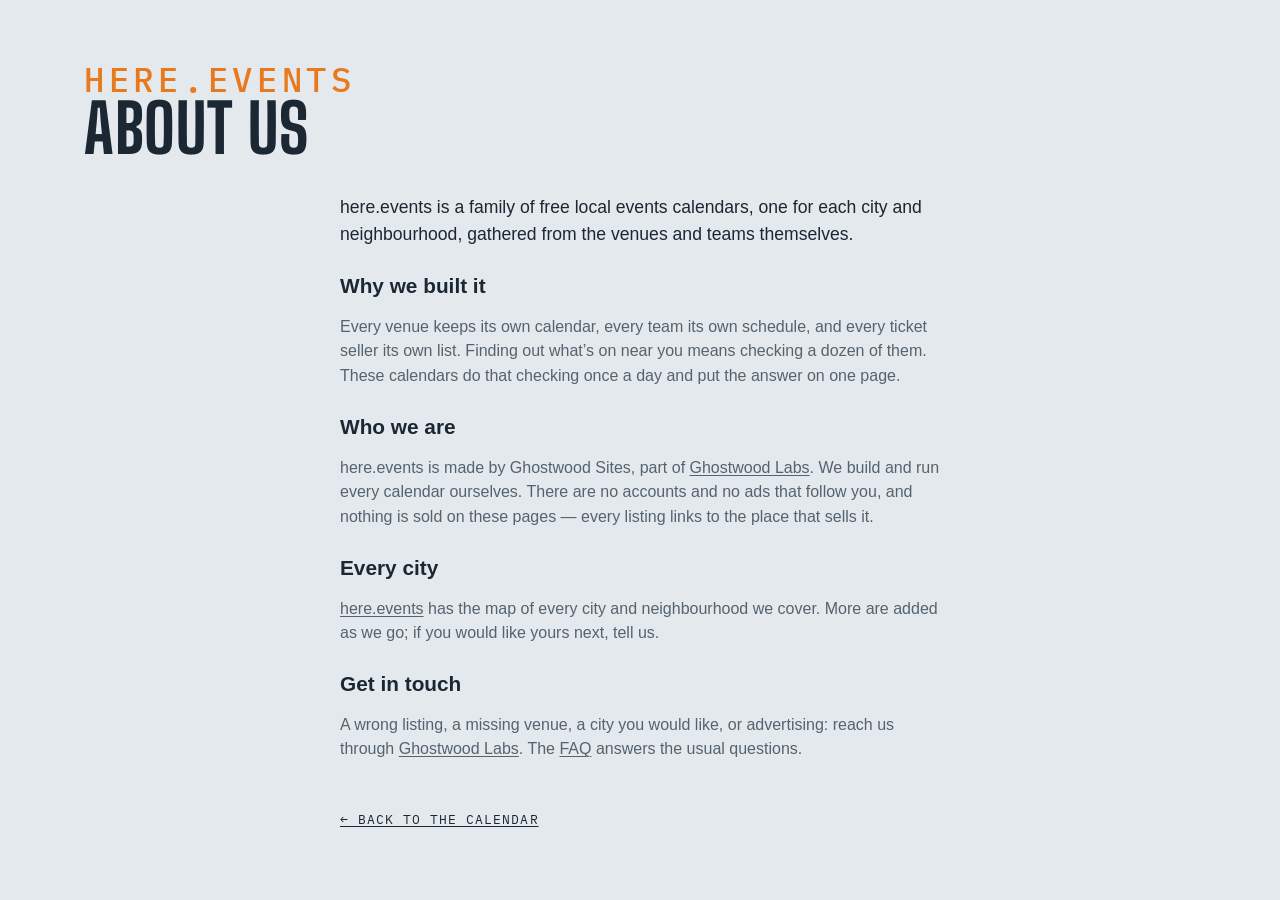
<file: site/about.html>
<!DOCTYPE html>
<html lang="en">
<head>
<meta charset="utf-8">
<meta name="viewport" content="width=device-width, initial-scale=1, viewport-fit=cover">
<meta name="theme-color" media="(prefers-color-scheme: light)" content="#edf1f4">
<meta name="theme-color" media="(prefers-color-scheme: dark)" content="#141a20">
<script>
  try {
    var t = localStorage.getItem('lqa-theme');
    var PHONE = '(max-width: 640px), (pointer: coarse) and (max-height: 500px)';
    if ((t === 'light' || t === 'dark') && !matchMedia(PHONE).matches) document.documentElement.dataset.theme = t;
  } catch (e) { /* no storage — system it is */ }
</script>
<title>About Us — here.events</title>
<meta name="description" content="About here.events: free local events calendars for each city and neighbourhood, gathered from the venues and teams themselves.">
<link rel="icon" href="favicon.svg" type="image/svg+xml">
<link rel="preconnect" href="https://fonts.googleapis.com">
<link rel="preconnect" href="https://fonts.gstatic.com" crossorigin>
<link href="https://fonts.googleapis.com/css2?family=Big+Shoulders:opsz,wght@10..72,500;10..72,700&family=IBM+Plex+Mono:wght@400;500&display=swap" rel="stylesheet">
<link rel="stylesheet" href="styles.css?v=__V__">
<script src="city.js?v=__V__"></script>
</head>
<body>

<!-- the Ghostwood Labs mark, drawn once; the masthead and the footer <use> it -->
<svg width="0" height="0" style="position:absolute" aria-hidden="true">
  <symbol id="gw-mark" viewBox="0 0 576 576">
    <g fill="none" stroke="currentColor" stroke-width="24" stroke-linecap="round" stroke-linejoin="round">
      <path d="M300.19 51.03A26 26 0 0 1 275.81 51.03L235.63 29.71A26 26 0 0 0 210.57 30.08L103.63 91.02A26 26 0 0 0 90.5 113.61L90.5 161.4A26 26 0 0 1 77.38 183.98L39.62 205.52A26 26 0 0 0 26.5 228.1L26.5 347.9A26 26 0 0 0 39.62 370.48L77.38 392.02A26 26 0 0 1 90.5 414.6L90.5 462.39A26 26 0 0 0 103.63 484.98L210.57 545.92A26 26 0 0 0 235.63 546.29L275.81 524.97A26 26 0 0 1 300.19 524.97L340.37 546.29A26 26 0 0 0 365.43 545.92L472.37 484.98A26 26 0 0 0 485.5 462.39L485.5 414.6A26 26 0 0 1 498.62 392.02L536.38 370.48A26 26 0 0 0 549.5 347.9L549.5 228.1A26 26 0 0 0 536.38 205.52L498.62 183.98A26 26 0 0 1 485.5 161.4L485.5 113.61A26 26 0 0 0 472.37 91.02L365.43 30.08A26 26 0 0 0 340.37 29.71L300.19 51.03Z"/>
      <path d="M288 57.5L288 177.5"/>
      <path d="M288 518.5L288 403.5"/>
      <path d="M90.5 176.5L144.63 204.58A26 26 0 0 0 169.19 204.26L209.58 181.92A26 26 0 0 0 223 159.17L223 101.5L158.5 137.5"/>
      <path d="M485.5 176.5L431.37 204.58A26 26 0 0 1 406.81 204.26L366.42 181.92A26 26 0 0 1 353 159.17L353 101.5L417.5 137.5"/>
      <path d="M157 211L157 287.5"/>
      <path d="M419 211L419 287.5"/>
      <path d="M90.5 399.5L144.63 371.42A26 26 0 0 1 169.19 371.74L209.58 394.08A26 26 0 0 1 223 416.83L223 474.5L158.5 438.5"/>
      <path d="M485.5 399.5L431.37 371.42A26 26 0 0 0 406.81 371.74L366.42 394.08A26 26 0 0 0 353 416.83L353 474.5L417.5 438.5"/>
      <path d="M26.5 288L92 325.5L92 250.5"/>
      <path d="M549.5 288L484 325.5L484 250.5"/>
    </g>
  </symbol>
</svg>

<!-- About us (Steve, 2026-10-29: "Create an about us section just to the left of FAQ, make it work
     the same"): one shared page for every city, word for word, like the FAQ. Styled by .ad-page. -->
<header class="masthead">
  <div class="masthead-text">
    <p class="eyebrow">here.events</p>
    <h1>About Us</h1>
  </div>
</header>
<main class="ad-page about-page">
  <p class="ad-lead">here.events is a family of free local events calendars, one for each city and neighbourhood, gathered from the venues and teams themselves.</p>

  <h2>Why we built it</h2>
  <p>Every venue keeps its own calendar, every team its own schedule, and every ticket seller its own list. Finding out what’s on near you means checking a dozen of them. These calendars do that checking once a day and put the answer on one page.</p>

  <h2>Who we are</h2>
  <p>here.events is made by Ghostwood Sites, part of <a href="https://ghostwoodlabs.com/" rel="noopener">Ghostwood Labs</a>. We build and run every calendar ourselves. There are no accounts and no ads that follow you, and nothing is sold on these pages — every listing links to the place that sells it.</p>

  <h2>Every city</h2>
  <p><a href="https://here.events/">here.events</a> has the map of every city and neighbourhood we cover. More are added as we go; if you would like yours next, tell us.</p>

  <h2>Get in touch</h2>
  <p>A wrong listing, a missing venue, a city you would like, or advertising: reach us through <a href="https://ghostwoodlabs.com/" rel="noopener">Ghostwood Labs</a>. The <a href="faq.html">FAQ</a> answers the usual questions.</p>

  <a class="ad-back" href="./">← Back to the calendar</a>
</main>
</body>
</html>
</file>
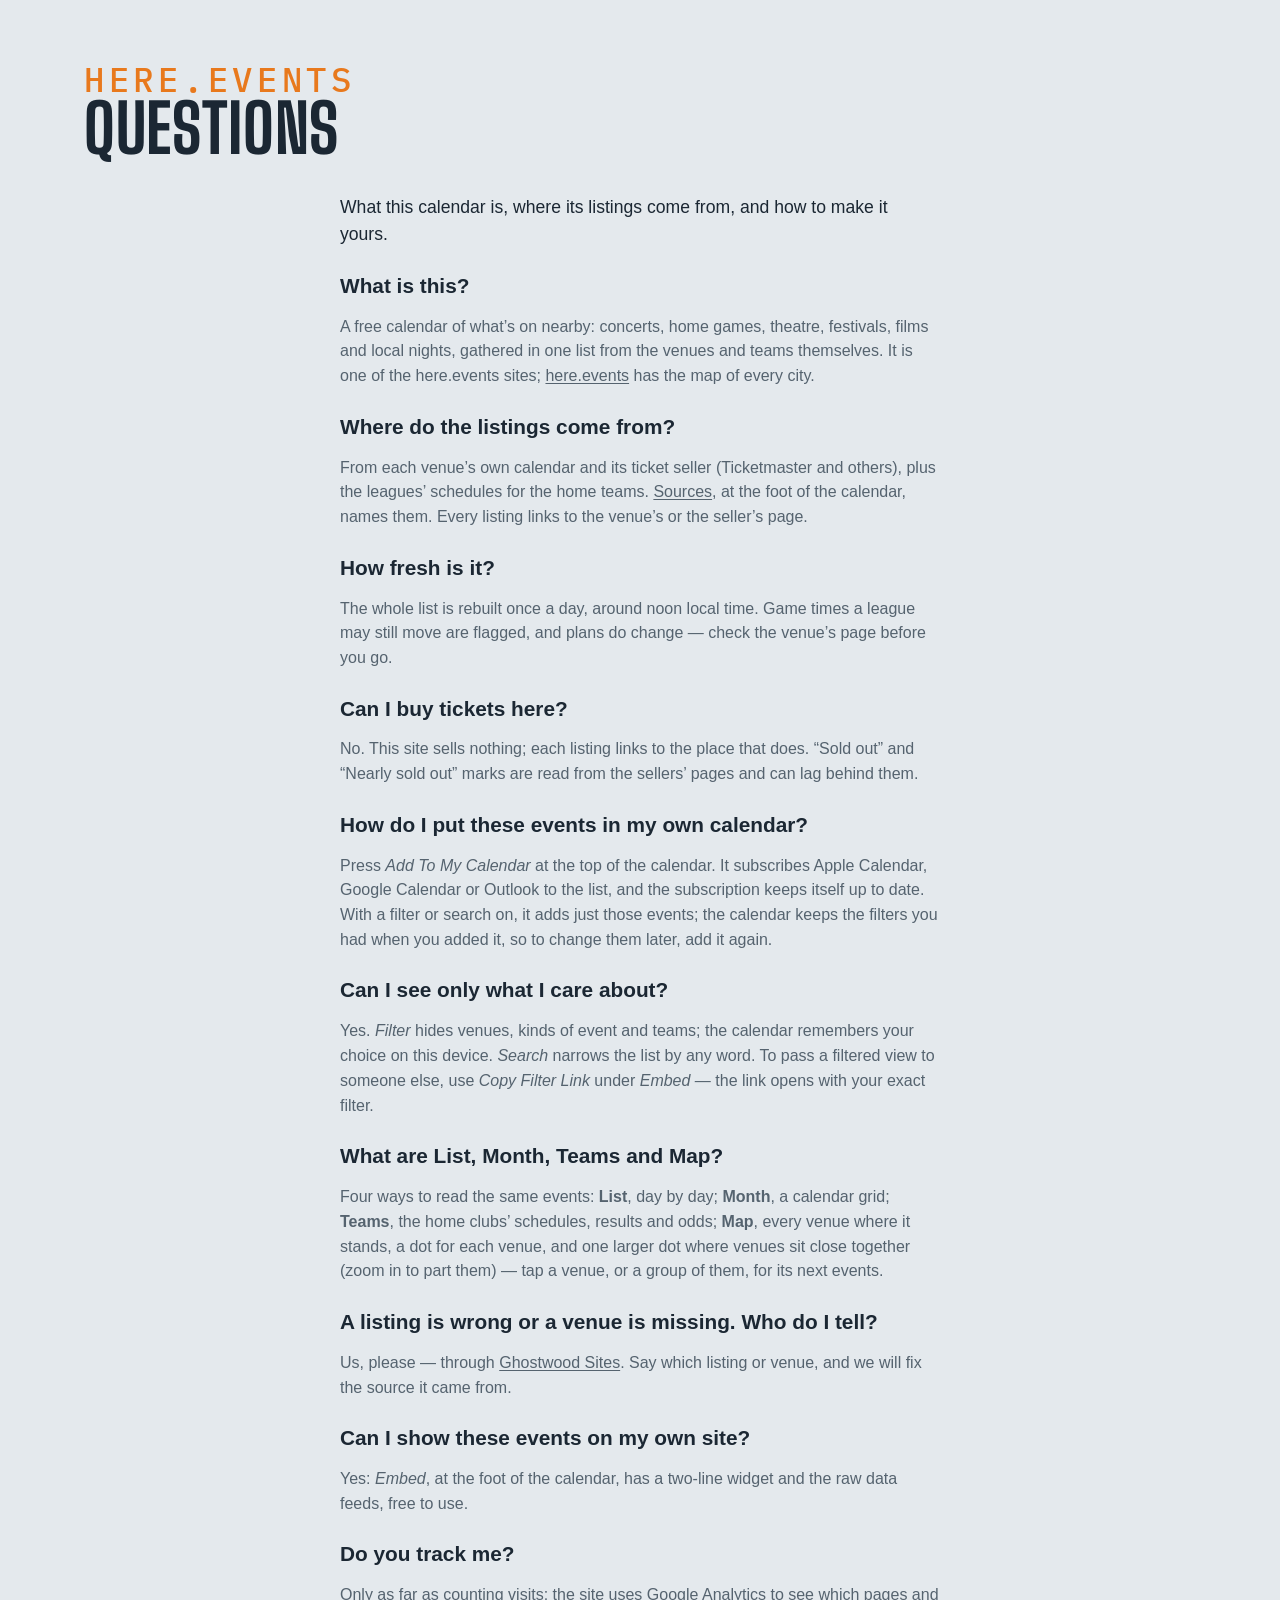
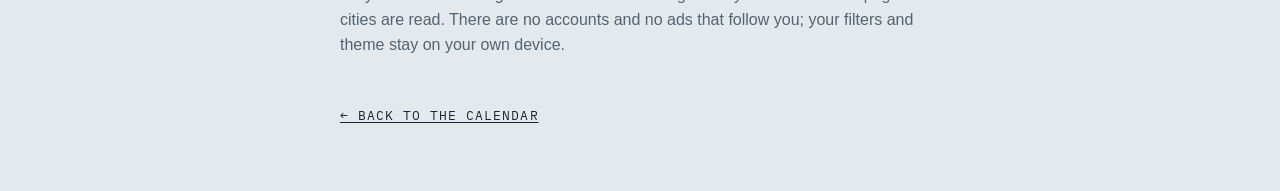
<file: site/faq.html>
<!DOCTYPE html>
<html lang="en">
<head>
<meta charset="utf-8">
<meta name="viewport" content="width=device-width, initial-scale=1, viewport-fit=cover">
<meta name="theme-color" media="(prefers-color-scheme: light)" content="#edf1f4">
<meta name="theme-color" media="(prefers-color-scheme: dark)" content="#141a20">
<script>
  try {
    var t = localStorage.getItem('lqa-theme');
    var PHONE = '(max-width: 640px), (pointer: coarse) and (max-height: 500px)';
    if ((t === 'light' || t === 'dark') && !matchMedia(PHONE).matches) document.documentElement.dataset.theme = t;
  } catch (e) { /* no storage — system it is */ }
</script>
<title>Questions — here.events</title>
<meta name="description" content="Questions about this events calendar: where the listings come from, how fresh they are, and how to put them in your own calendar.">
<link rel="icon" href="favicon.svg" type="image/svg+xml">
<link rel="preconnect" href="https://fonts.googleapis.com">
<link rel="preconnect" href="https://fonts.gstatic.com" crossorigin>
<link href="https://fonts.googleapis.com/css2?family=Big+Shoulders:opsz,wght@10..72,500;10..72,700&family=IBM+Plex+Mono:wght@400;500&display=swap" rel="stylesheet">
<link rel="stylesheet" href="styles.css?v=__V__">
<script src="city.js?v=__V__"></script>
</head>
<body>

<!-- the Ghostwood Labs mark, drawn once; the masthead and the footer <use> it -->
<svg width="0" height="0" style="position:absolute" aria-hidden="true">
  <symbol id="gw-mark" viewBox="0 0 576 576">
    <g fill="none" stroke="currentColor" stroke-width="24" stroke-linecap="round" stroke-linejoin="round">
      <path d="M300.19 51.03A26 26 0 0 1 275.81 51.03L235.63 29.71A26 26 0 0 0 210.57 30.08L103.63 91.02A26 26 0 0 0 90.5 113.61L90.5 161.4A26 26 0 0 1 77.38 183.98L39.62 205.52A26 26 0 0 0 26.5 228.1L26.5 347.9A26 26 0 0 0 39.62 370.48L77.38 392.02A26 26 0 0 1 90.5 414.6L90.5 462.39A26 26 0 0 0 103.63 484.98L210.57 545.92A26 26 0 0 0 235.63 546.29L275.81 524.97A26 26 0 0 1 300.19 524.97L340.37 546.29A26 26 0 0 0 365.43 545.92L472.37 484.98A26 26 0 0 0 485.5 462.39L485.5 414.6A26 26 0 0 1 498.62 392.02L536.38 370.48A26 26 0 0 0 549.5 347.9L549.5 228.1A26 26 0 0 0 536.38 205.52L498.62 183.98A26 26 0 0 1 485.5 161.4L485.5 113.61A26 26 0 0 0 472.37 91.02L365.43 30.08A26 26 0 0 0 340.37 29.71L300.19 51.03Z"/>
      <path d="M288 57.5L288 177.5"/>
      <path d="M288 518.5L288 403.5"/>
      <path d="M90.5 176.5L144.63 204.58A26 26 0 0 0 169.19 204.26L209.58 181.92A26 26 0 0 0 223 159.17L223 101.5L158.5 137.5"/>
      <path d="M485.5 176.5L431.37 204.58A26 26 0 0 1 406.81 204.26L366.42 181.92A26 26 0 0 1 353 159.17L353 101.5L417.5 137.5"/>
      <path d="M157 211L157 287.5"/>
      <path d="M419 211L419 287.5"/>
      <path d="M90.5 399.5L144.63 371.42A26 26 0 0 1 169.19 371.74L209.58 394.08A26 26 0 0 1 223 416.83L223 474.5L158.5 438.5"/>
      <path d="M485.5 399.5L431.37 371.42A26 26 0 0 0 406.81 371.74L366.42 394.08A26 26 0 0 0 353 416.83L353 474.5L417.5 438.5"/>
      <path d="M26.5 288L92 325.5L92 250.5"/>
      <path d="M549.5 288L484 325.5L484 250.5"/>
    </g>
  </symbol>
</svg>

<!-- The FAQ (Steve, 2026-10-28, queued "creating a FAQ page"): one shared page for
     every city, word for word, "here.events" over the heading on every site (Steve,
     2026-10-29: "FAQ doesn't need the city/neighboorhood"). Styled by .ad-page in styles.css, like Advertise. -->
<header class="masthead">
  <div class="masthead-text">
    <p class="eyebrow">here.events</p>
    <h1>Questions</h1>
  </div>
</header>
<main class="ad-page faq-page">
  <p class="ad-lead">What this calendar is, where its listings come from, and how to make it yours.</p>

  <h2>What is this?</h2>
  <p>A free calendar of what’s on nearby: concerts, home games, theatre, festivals, films and local nights, gathered in one list from the venues and teams themselves. It is one of the here.events sites; <a href="https://here.events/">here.events</a> has the map of every city.</p>

  <h2>Where do the listings come from?</h2>
  <p>From each venue’s own calendar and its ticket seller (Ticketmaster and others), plus the leagues’ schedules for the home teams. <a href="sources.html">Sources</a>, at the foot of the calendar, names them. Every listing links to the venue’s or the seller’s page.</p>

  <h2>How fresh is it?</h2>
  <p>The whole list is rebuilt once a day, around noon local time. Game times a league may still move are flagged, and plans do change — check the venue’s page before you go.</p>

  <h2>Can I buy tickets here?</h2>
  <p>No. This site sells nothing; each listing links to the place that does. “Sold out” and “Nearly sold out” marks are read from the sellers’ pages and can lag behind them.</p>

  <h2>How do I put these events in my own calendar?</h2>
  <p>Press <em>Add To My Calendar</em> at the top of the calendar. It subscribes Apple Calendar, Google Calendar or Outlook to the list, and the subscription keeps itself up to date. With a filter or search on, it adds just those events; the calendar keeps the filters you had when you added it, so to change them later, add it again.</p>

  <h2>Can I see only what I care about?</h2>
  <p>Yes. <em>Filter</em> hides venues, kinds of event and teams; the calendar remembers your choice on this device. <em>Search</em> narrows the list by any word. To pass a filtered view to someone else, use <em>Copy Filter Link</em> under <em>Embed</em> — the link opens with your exact filter.</p>

  <h2>What are List, Month, Teams and Map?</h2>
  <p>Four ways to read the same events: <strong>List</strong>, day by day; <strong>Month</strong>, a calendar grid; <strong>Teams</strong>, the home clubs’ schedules, results and odds; <strong>Map</strong>, every venue where it stands, a dot for each venue, and one larger dot where venues sit close together (zoom in to part them) — tap a venue, or a group of them, for its next events.</p>

  <h2>A listing is wrong or a venue is missing. Who do I tell?</h2>
  <p>Us, please — through <a href="https://ghostwoodlabs.com/" rel="noopener">Ghostwood Sites</a>. Say which listing or venue, and we will fix the source it came from.</p>

  <h2>Can I show these events on my own site?</h2>
  <p>Yes: <em>Embed</em>, at the foot of the calendar, has a two-line widget and the raw data feeds, free to use.</p>

  <h2>Do you track me?</h2>
  <p>Only as far as counting visits: the site uses Google Analytics to see which pages and cities are read. There are no accounts and no ads that follow you; your filters and theme stay on your own device.</p>

  <a class="ad-back" href="./">← Back to the calendar</a>
</main>
</body>
</html>
</file>
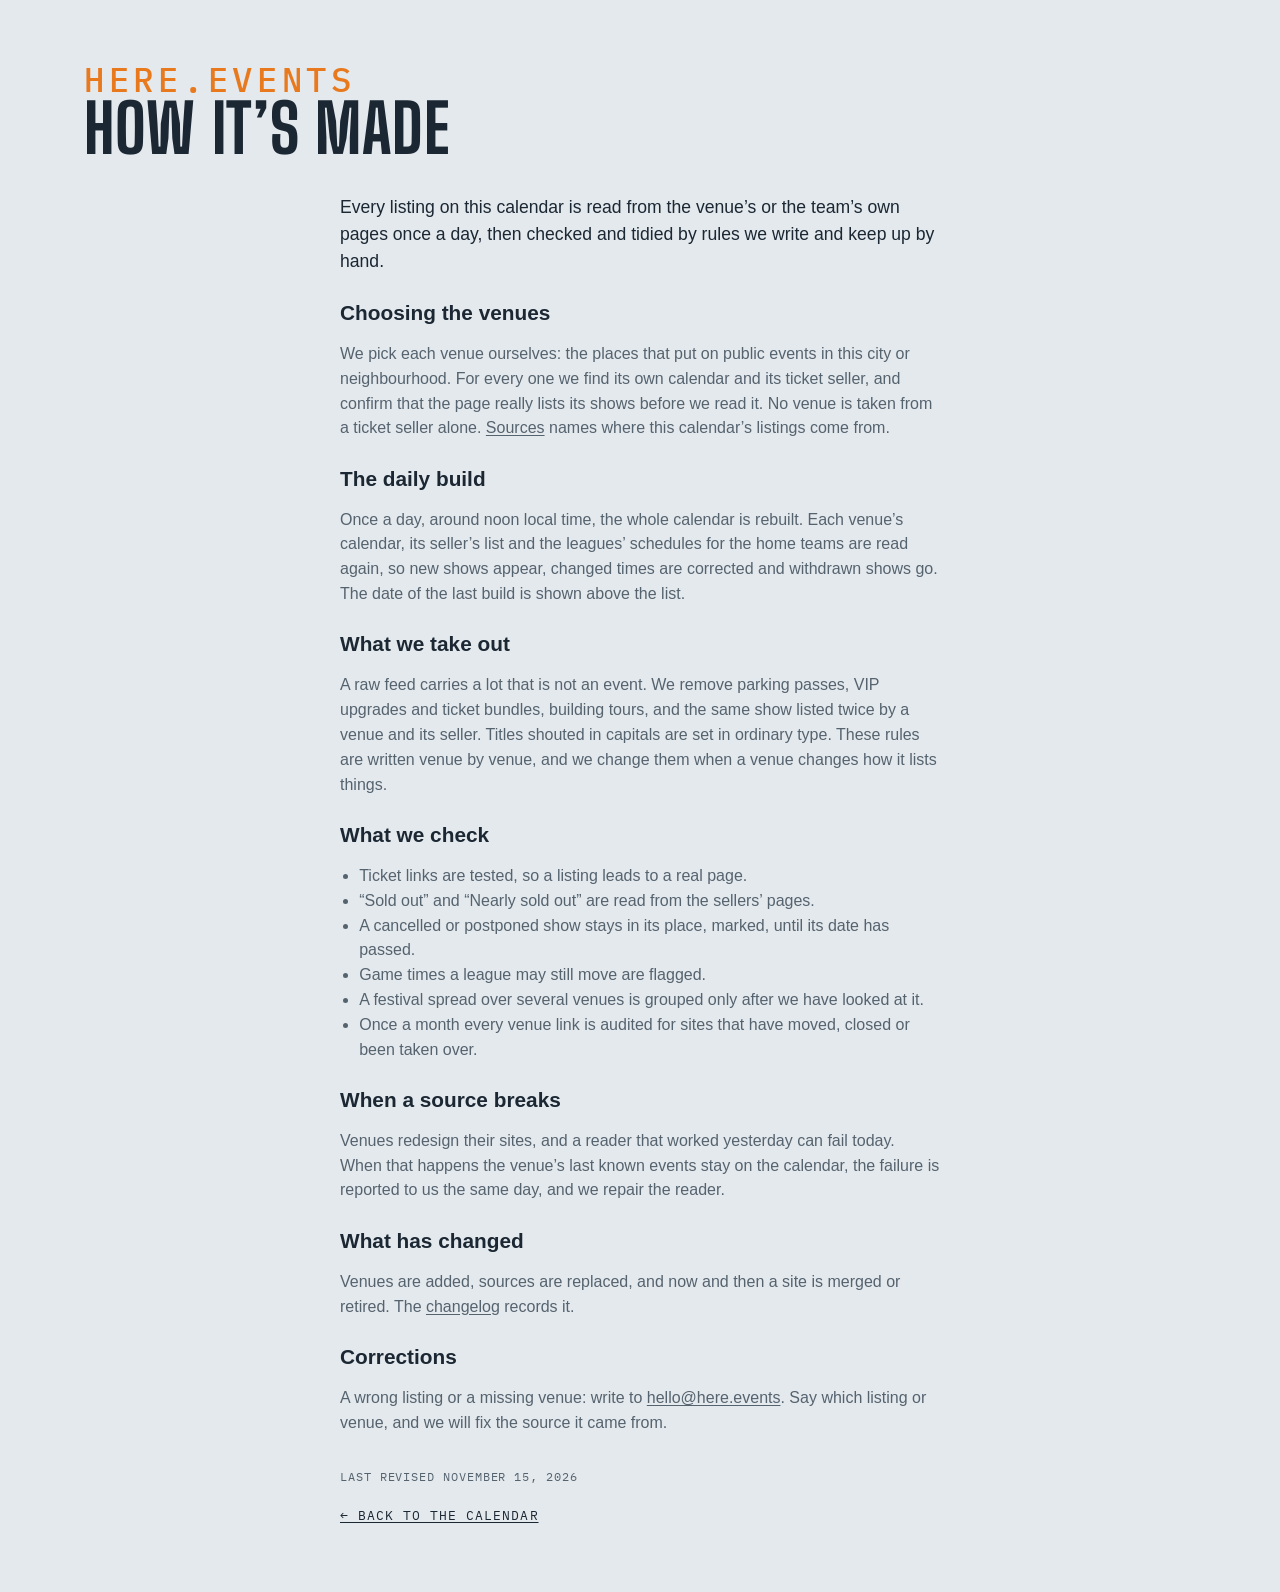
<file: site/how.html>
<!DOCTYPE html>
<html lang="en">
<head>
<meta charset="utf-8">
<meta name="viewport" content="width=device-width, initial-scale=1, viewport-fit=cover">
<meta name="theme-color" media="(prefers-color-scheme: light)" content="#edf1f4">
<meta name="theme-color" media="(prefers-color-scheme: dark)" content="#141a20">
<script>
  try {
    var t = localStorage.getItem('lqa-theme');
    var PHONE = '(max-width: 640px), (pointer: coarse) and (max-height: 500px)';
    if ((t === 'light' || t === 'dark') && !matchMedia(PHONE).matches) document.documentElement.dataset.theme = t;
  } catch (e) {}
</script>
<title>How This Calendar Is Made — here.events</title>
<meta name="description" content="How the here.events calendars are made: which venues are chosen, what is read each day, what is taken out by hand, and what is checked before a listing is published.">
<link rel="canonical" href="https://seattle.here.events/how.html">
<link rel="icon" href="favicon.svg" type="image/svg+xml">
<link rel="preconnect" href="https://fonts.googleapis.com">
<link rel="preconnect" href="https://fonts.gstatic.com" crossorigin>
<link href="https://fonts.googleapis.com/css2?family=Big+Shoulders:opsz,wght@10..72,500;10..72,700&family=IBM+Plex+Mono:wght@400;500&display=swap" rel="stylesheet">
<link rel="stylesheet" href="styles.css?v=__V__">
<script src="city.js?v=__V__"></script>
</head>
<body>

<svg width="0" height="0" style="position:absolute" aria-hidden="true">
  <symbol id="gw-mark" viewBox="0 0 576 576">
    <g fill="none" stroke="currentColor" stroke-width="24" stroke-linecap="round" stroke-linejoin="round">
      <path d="M300.19 51.03A26 26 0 0 1 275.81 51.03L235.63 29.71A26 26 0 0 0 210.57 30.08L103.63 91.02A26 26 0 0 0 90.5 113.61L90.5 161.4A26 26 0 0 1 77.38 183.98L39.62 205.52A26 26 0 0 0 26.5 228.1L26.5 347.9A26 26 0 0 0 39.62 370.48L77.38 392.02A26 26 0 0 1 90.5 414.6L90.5 462.39A26 26 0 0 0 103.63 484.98L210.57 545.92A26 26 0 0 0 235.63 546.29L275.81 524.97A26 26 0 0 1 300.19 524.97L340.37 546.29A26 26 0 0 0 365.43 545.92L472.37 484.98A26 26 0 0 0 485.5 462.39L485.5 414.6A26 26 0 0 1 498.62 392.02L536.38 370.48A26 26 0 0 0 549.5 347.9L549.5 228.1A26 26 0 0 0 536.38 205.52L498.62 183.98A26 26 0 0 1 485.5 161.4L485.5 113.61A26 26 0 0 0 472.37 91.02L365.43 30.08A26 26 0 0 0 340.37 29.71L300.19 51.03Z"/>
      <path d="M288 57.5L288 177.5"/>
      <path d="M288 518.5L288 403.5"/>
      <path d="M90.5 176.5L144.63 204.58A26 26 0 0 0 169.19 204.26L209.58 181.92A26 26 0 0 0 223 159.17L223 101.5L158.5 137.5"/>
      <path d="M485.5 176.5L431.37 204.58A26 26 0 0 1 406.81 204.26L366.42 181.92A26 26 0 0 1 353 159.17L353 101.5L417.5 137.5"/>
      <path d="M157 211L157 287.5"/>
      <path d="M419 211L419 287.5"/>
      <path d="M90.5 399.5L144.63 371.42A26 26 0 0 1 169.19 371.74L209.58 394.08A26 26 0 0 1 223 416.83L223 474.5L158.5 438.5"/>
      <path d="M485.5 399.5L431.37 371.42A26 26 0 0 0 406.81 371.74L366.42 394.08A26 26 0 0 0 353 416.83L353 474.5L417.5 438.5"/>
      <path d="M26.5 288L92 325.5L92 250.5"/>
      <path d="M549.5 288L484 325.5L484 250.5"/>
    </g>
  </symbol>
</svg>

<header class="masthead">
  <div class="masthead-text">
    <p class="eyebrow">here.events</p>
    <h1>How It’s Made</h1>
  </div>
</header>
<main class="ad-page how-page">
  <p class="ad-lead">Every listing on this calendar is read from the venue’s or the team’s own pages once a day, then checked and tidied by rules we write and keep up by hand.</p>

  <h2>Choosing the venues</h2>
  <p>We pick each venue ourselves: the places that put on public events in this city or neighbourhood. For every one we find its own calendar and its ticket seller, and confirm that the page really lists its shows before we read it. No venue is taken from a ticket seller alone. <a href="sources.html">Sources</a> names where this calendar’s listings come from.</p>

  <h2>The daily build</h2>
  <p>Once a day, around noon local time, the whole calendar is rebuilt. Each venue’s calendar, its seller’s list and the leagues’ schedules for the home teams are read again, so new shows appear, changed times are corrected and withdrawn shows go. The date of the last build is shown above the list.</p>

  <h2>What we take out</h2>
  <p>A raw feed carries a lot that is not an event. We remove parking passes, VIP upgrades and ticket bundles, building tours, and the same show listed twice by a venue and its seller. Titles shouted in capitals are set in ordinary type. These rules are written venue by venue, and we change them when a venue changes how it lists things.</p>

  <h2>What we check</h2>
  <ul>
    <li>Ticket links are tested, so a listing leads to a real page.</li>
    <li>“Sold out” and “Nearly sold out” are read from the sellers’ pages.</li>
    <li>A cancelled or postponed show stays in its place, marked, until its date has passed.</li>
    <li>Game times a league may still move are flagged.</li>
    <li>A festival spread over several venues is grouped only after we have looked at it.</li>
    <li>Once a month every venue link is audited for sites that have moved, closed or been taken over.</li>
  </ul>

  <h2>When a source breaks</h2>
  <p>Venues redesign their sites, and a reader that worked yesterday can fail today. When that happens the venue’s last known events stay on the calendar, the failure is reported to us the same day, and we repair the reader.</p>

  <h2>What has changed</h2>
  <p>Venues are added, sources are replaced, and now and then a site is merged or retired. The <a href="https://here.events/changelog/">changelog</a> records it.</p>

  <h2>Corrections</h2>
  <p>A wrong listing or a missing venue: write to <a href="mailto:hello@here.events">hello@here.events</a>. Say which listing or venue, and we will fix the source it came from.</p>

  <p class="ad-revised">Last revised <time datetime="2026-11-15">November 15, 2026</time></p>
  <a class="ad-back" href="./">← Back to the calendar</a>
</main>
</body>
</html>
</file>
<file: site/styles.css>
/* Lower Queen Anne Events — overcast-sky palette, marquee display type. */

:root {
  --sky: #e4e9ed;        /* overcast paper (a step down from #edf1f4, Steve 2026-10-12: "a little less glaring") */
  --mist: #f7f9fb;       /* card surface (was pure white) */
  --ink: #1b2733;        /* Puget ink */
  --ink-soft: #55636f;
  --ink-bright: #1b2733; /* the logo: pure white in the dark palette, ink here */
  --line: #c3ccd4;
  --gold: #e8791d;       /* Space Needle "Galaxy Gold" */
  --gold-soft: #fbe9d8;
  /* Color coding is muted (a step back from the pure primaries) and each
     group keeps to its own family so a dot or stripe reads as what it is:
     venues are cool (blue → violet → teal), event types are warm (yellow →
     orange → red → pink). */
  /* venue hues (chips, grid ticks, agenda tags): a sweep from teal through
     blue and violet to magenta, neighbors alternating light and dark */
  /* all three families sit a step back from the pure primaries: the same
     hues, less glare, so the stripes and ticks read after the titles */
  --v-timber: #2f7fd6;    /* Twin Peaks (here-core's test city): the arena blue, */
  --v-gnorth: #a32a7a; --v-roadhouse: #7a3fc4; --v-doubler: #2f8f7c; /* the hotel plum, the Roadhouse violet, the diner sea-green */
  --v-bijou: #8f6fc9; --v-grange: #4048c8; --v-packard: #3aa8b8; --v-expo: #4f7ca3;
  --v-mill: #c47a2b; --v-pageant: #c04a8a; /* the festivals: Mill Days amber, the pageant pink */
  --venue-text: 72%;     /* how much of the venue hue the card's venue label keeps (light mode) */
  --tint: 26%;           /* the venue wash behind a series card (light mode; 13% in the dark palette) */
  --row-a: #f3f6f8; --row-b: #d6dde3; /* the list's rows alternate light and dark grey; only a series keeps its venue's hue (Steve, 2026-10-20) */
  /* event-type hues (calendar ticks, agenda right edge): concerts salmon and
     arts crimson keep clear of the brand orange; movies slate = "quiet" */
  --t-concert: #d9664f;
  --t-sports: #d4b106;
  --t-arts: #b8303f;
  --t-movie: #7a8a99;
  --t-community: #d63f9c;
  --t-expo: #2a9d8f;      /* conventions & expos: turquoise, the one hue the types didn't use */
  --t-bar: #c28a12;       /* bar nights: amber, an ale between the sports yellow and concert salmon */
  --alert: #e02b26;       /* cancelled / postponed notes: plain bright red */
  --barh-base: 3.4rem;   /* the pinned filter bar's height (chips 2.25rem + padding) */
  --titleh: 1.7rem;      /* the bar's title line (1.2rem + .5rem gap), added while scrolled */
  --barh: var(--barh-base); /* what the sticky things below the bar offset by */
  --rule: color-mix(in srgb, var(--line), var(--ink-soft)); /* list dividers: a step brighter than --line */
  /* the scorebug (the live game block, .tf-bug): a light panel in this theme, the broadcast's charcoal in the dark one (Steve, 2026-10-12: the charcoal panel on the light card looked bad) */
  --bug-bg: #f9fafb; --bug-frame: #c9d2da; --bug-ink: #1b2733; --bug-soft: #55636f; --bug-dim: #7c8894; --bug-rowline: #d5dce3; --bug-off: #b3bcc5; --bug-muted: #6b7784; --bug-score-bg: #ffffff; --bug-shadow: rgba(15, 25, 35, .10); --bug-redzone: #c8261f;
  --bug-bw: 1px; --frame: var(--line); --frame-w: 1px; /* the game block's frame and the bug's rules: hairlines in the card's line colour here, the 2px broadcast frame in the dark theme (Steve, 2026-10-12: "soften … the borders in general") */
  --cell-mix: 22%; --cell-ink: var(--ink); --cell-bar: 4px; --cell-shadow: none; /* the bug's team cells: a wash of the club colour with a bar of it at the left and ink type, instead of the solid cell ("soften the colors here") */
  --tick-mix: var(--ink); --tick-pct: 65%; /* the refresh countdown ring: the club's colour mixed toward ink here, toward white on the dark ground (the mix itself is written in the .tf-refresh rule: a token holding var(--team-2) would resolve here on :root, where no club colour exists, and come out empty) */
  --dot: color-mix(in srgb, var(--ink-soft) 40%, transparent); /* the dotted underline under the watch strip's links */
  --display: "Big Shoulders", "Arial Narrow", sans-serif;
  --body: -apple-system, BlinkMacSystemFont, "Segoe UI", "Helvetica Neue", sans-serif;
  --mono: "IBM Plex Mono", ui-monospace, Menlo, monospace;
}
/* Dark palette. Applies when the system prefers dark and the visitor hasn't
   picked Light, or whenever they've picked Dark (the toggle sets
   data-theme on <html>; "system" leaves it unset). The two blocks must
   stay identical — CSS has no way to give one ruleset two unrelated
   conditions. */
@media (prefers-color-scheme: dark) {
  :root:not([data-theme="light"]) {
    color-scheme: dark;
    --sky: #141a20; --mist: #1d252e; --ink: #e8edf1; --ink-soft: #9aa7b2; --ink-bright: #ffffff;
    --line: #333f4a; --gold: #f08a33; --gold-soft: #3a2a1a;
    --v-timber: #4da3f0; --v-gnorth: #d158a7; --v-roadhouse: #a26be6; --v-doubler: #5fb3a1;
    --v-bijou: #b596e0; --v-grange: #6a72e6; --v-packard: #8ad8e0; --v-expo: #7fa7cc; --v-mill: #e3a35c; --v-pageant: #e07ab0;
    --venue-text: 100%; --tint: 13%;
    --row-a: #1e252c; --row-b: #2c343c;
    --t-concert: #f0806a; --t-sports: #f2d21b; --t-arts: #d63a4f;
    --t-movie: #8b9db0; --t-community: #e660a8; --t-expo: #4fd1c5; --t-bar: #e3ad3c; --alert: #ff4b3e;
    --bug-bg: #2b2d30; --bug-frame: #c9cdd2; --bug-ink: #f4f4f4; --bug-soft: #d5d8dc; --bug-dim: #b9bec4; --bug-rowline: #5c6167; --bug-off: #6a6d72; --bug-muted: #4a4f56; --bug-score-bg: #fafafa; --bug-shadow: rgba(0, 0, 0, .35); --bug-redzone: #ff7b7b;
  --bug-bw: 2px; --frame: var(--ink-soft); --frame-w: 2px; --cell-mix: 100%; --cell-ink: #fff; --cell-bar: 0px; --cell-shadow: 0 1px 2px rgba(0, 0, 0, .5);
    --bug-bw: 2px; --frame: var(--ink-soft); --frame-w: 2px; --cell-mix: 100%; --cell-ink: #fff; --cell-bar: 0px; --cell-shadow: 0 1px 2px rgba(0, 0, 0, .5);
    --tick-mix: white; --tick-pct: 45%;
    --dot: color-mix(in srgb, var(--ink-soft) 60%, transparent);
  }
}
:root[data-theme="dark"] {
  color-scheme: dark;
  --sky: #141a20; --mist: #1d252e; --ink: #e8edf1; --ink-soft: #9aa7b2; --ink-bright: #ffffff;
  --line: #333f4a; --gold: #f08a33; --gold-soft: #3a2a1a;
  --v-timber: #4da3f0; --v-gnorth: #d158a7; --v-roadhouse: #a26be6; --v-doubler: #5fb3a1;
  --v-bijou: #b596e0; --v-grange: #6a72e6; --v-packard: #8ad8e0; --v-expo: #7fa7cc; --v-mill: #e3a35c; --v-pageant: #e07ab0;
  --venue-text: 100%; --tint: 13%;
  --row-a: #1e252c; --row-b: #2c343c;
  --t-concert: #f0806a; --t-sports: #f2d21b; --t-arts: #d63a4f;
  --t-movie: #8b9db0; --t-community: #e660a8; --t-expo: #4fd1c5; --t-bar: #e3ad3c; --alert: #ff4b3e;
  --bug-bg: #2b2d30; --bug-frame: #c9cdd2; --bug-ink: #f4f4f4; --bug-soft: #d5d8dc; --bug-dim: #b9bec4; --bug-rowline: #5c6167; --bug-off: #6a6d72; --bug-muted: #4a4f56; --bug-score-bg: #fafafa; --bug-shadow: rgba(0, 0, 0, .35); --bug-redzone: #ff7b7b;
  --tick-mix: white; --tick-pct: 45%;
  --dot: color-mix(in srgb, var(--ink-soft) 60%, transparent);
}
:root[data-theme="light"] { color-scheme: light; }

* { box-sizing: border-box; }
html { scroll-behavior: smooth; overflow-x: clip; } /* clip: the footer bleeds to the viewport edges */
@media (prefers-reduced-motion: reduce) { html { scroll-behavior: auto; } }
/* the page is 62rem wide, and steps wider on big screens so event names
   get a single line: the calendar column is fixed, so all of the extra
   width goes to the cards (the footer line follows) */
:root { --pagew: 62rem; }
@media (min-width: 1180px) { :root { --pagew: 72rem; } }
@media (min-width: 1360px) { :root { --pagew: 80rem; } }
body {
  /* no bottom padding: the sticky footer is the page's last thing, and any
     padding here would show as a blank band under it once the list is short.
     A column flex at least a viewport tall, so a short page (the Teams view
     with one team) still puts the footer at the bottom edge */
  display: flex; flex-direction: column; min-height: 100vh; min-height: 100dvh;
  margin: 0 auto; padding: 0 1.25rem; max-width: var(--pagew);
  background: var(--sky); color: var(--ink);
  font: 16px/1.55 var(--body);
}
/* flex items refuse to shrink below their content's minimum width, so one
   unwrappable line (a TV listing, the compact bar's title) would push a whole
   section past a phone's edge; let them shrink like blocks */
body > * { min-width: 0; }
a { color: inherit; text-underline-offset: 2px; }
:focus-visible { outline: 2px solid var(--ink-soft); outline-offset: 2px; }

/* ---- masthead ---- */
.masthead {
  display: flex; flex-wrap: wrap; gap: 1.5rem; align-items: flex-end;
  justify-content: space-between; padding: 2.5rem 0 1rem;
}
.eyebrow {
  font-family: var(--mono); font-size: .8rem; letter-spacing: .12em;
  text-transform: uppercase; color: var(--gold); margin: 0 0 .3rem;
}
h1 {
  font-family: var(--display); font-weight: 700; font-size: clamp(2.6rem, 7vw, 4.2rem);
  line-height: .92; text-transform: uppercase; letter-spacing: .01em; margin: 0;
}
.masthead-text { min-width: 0; max-width: 100%; } /* a flex item would grow to its widest line and push past a phone's edge */
/* "More Cities" (See All until 2026-10-13, Other Places until 2026-10-18): the pill before the theme pill, to the same map (Steve, 2026-10-12); in the pinned bar the chip's text folds away and the map glyph stays */
/* Add To My Calendar: the first of the masthead's tools (Steve, 2026-10-26, "should move here" — beside More Cities; in the bar from 2026-09-16 until then), sized like the More Cities pill beside it */
.masthead-tools #subscribeBtn { order: 3; display: inline-flex; align-items: center; gap: .45rem; min-height: calc(1.7rem + 8px); padding: 0 .95em; }
.masthead-tools #subscribeBtn svg { width: 1rem; height: 1rem; flex: none; }
.masthead-tools #subscribeBtn:hover { border-color: var(--ink-soft); }
.bar-title .masthead-tools #subscribeBtn { min-height: 1.7rem; padding: 0 .5em; } /* icon-only in the title line, like the pill (the label rule is .bar-title .masthead-tools .chip span) */
.masthead-tools .see-all { order: 4; display: inline-flex; align-items: center; gap: .45rem; min-height: calc(1.7rem + 8px); padding: 0 .95em; text-decoration: none; }
.masthead-tools .see-all svg { width: 1rem; height: 1rem; fill: none; stroke: currentColor; stroke-width: 1.6; stroke-linejoin: round; stroke-linecap: round; }
.masthead-tools .see-all:hover { border-color: var(--ink-soft); }
.bar-title .masthead-tools .see-all { min-height: 1.7rem; padding: 0 .5em; }
/* the mark and the name as one thing: the mark stretches to the text's
   height (eyebrow + title) and keeps square, in the footer mark's white */
.masthead { --mast-title: clamp(2.6rem, 7vw, 4.2rem); } /* the title's size; the eyebrow and the mark are cut from it */
.masthead h1 { font-size: var(--mast-title); }
/* the picture (Steve, 2026-09-21: line art, the Needle's crown the focus):
   the top of the Space Needle from the Highsmith aerial, traced to single
   smooth lines at build (a gradient-magnitude pass over the photo, see the
   memory note), a 4.5:1 window from the spire tip to the Queen Anne treeline
   with the Needle centred and the Cascades ridge behind
   (design/lqa-masthead-lines-gen.py). The
   drawing is a luminance mask (masthead-lines.png, white = line) over a box
   of ink, so the lines are the palette's own ink in either theme. A band
   behind the masthead, the Needle toward the right, dissolving into the page
   on every side — no hard edge where the art stops (Steve, 2026-09-21) */
.masthead { min-height: 11rem; overflow: hidden; isolation: isolate; } /* a slim band (Steve, 2026-09-20: minimal) */
.masthead-photo { /* the drawing fills the gap between the name and the theme pill (Steve, 2026-10-05: "in all the modes try to make it fill this space"): a flex item between them, as tall as the band (the negative margins reach over the band's padding) */
  order: 1; flex: 1 1 0; align-self: stretch; min-width: 0; z-index: -1;
  margin: -2.5rem 0 -1rem; pointer-events: none;
  background: #fff; opacity: .9; /* white lines on the dark palette, black on the light one (Steve: "white and black with antialiasing") */
  -webkit-mask-image: url(masthead-lines.png), linear-gradient(to right, transparent 0%, #000 10%, #000 92%, transparent 100%), linear-gradient(to bottom, #000 0%, #000 58%, transparent 100%);
  mask-image: url(masthead-lines.png), linear-gradient(to right, transparent 0%, #000 10%, #000 92%, transparent 100%), linear-gradient(to bottom, #000 0%, #000 58%, transparent 100%);
  -webkit-mask-size: auto 100%, 100% 100%, 100% 100%; mask-size: auto 100%, 100% 100%, 100% 100%; /* the drawing at the band's height, however wide the gap: the Needle stays whole, the ridge beside it shows as far as the gap allows */
  -webkit-mask-position: 50% 0%, 0 0, 0 0; mask-position: 50% 0%, 0 0, 0 0; /* the Needle is at the drawing's centre, so its spire is the centre of the gap at every width (Steve, 2026-10-05: "make the center the top of the needle") */
  -webkit-mask-repeat: no-repeat; mask-repeat: no-repeat;
  mask-mode: luminance, alpha, alpha;
  -webkit-mask-composite: source-in; mask-composite: intersect;
}
.masthead-tools { order: 2; }
:root[data-theme="light"] .masthead-photo { background: #000; opacity: .7; }
@media (prefers-color-scheme: light) { :root:not([data-theme="dark"]) .masthead-photo { background: #000; opacity: .7; } }
.masthead-text { position: relative; }
.masthead .eyebrow { font-size: calc(var(--mast-title) * .5); font-weight: 500; letter-spacing: .14em; margin-bottom: .1rem; line-height: 1; } /* "Seattle": half the title's size (Steve, 2026-09-16: twice the quarter it was), a shade bolder */
/* the masthead's tools (Steve, 2026-09-14): Add To My Calendar (back here
   2026-10-26), the More Cities pill and the theme pill at the masthead's
   right end — the bar below keeps its room for the switch, filters, search,
   the clubs and the season calendar chip */
.masthead { position: relative; }
.masthead-tools { display: flex; align-items: center; gap: .6rem; flex: none; margin-left: auto; }
.sub { color: var(--ink-soft); max-width: 34rem; margin: .8rem 0 0; }

.updated { /* the "Updated …" stamp: an eyebrow line under the title, spaced like the one above it */
  margin: .3rem 0 0; min-height: 1em;
}
/* Solid-ink pill with the page background as its text — a dark pill in
   light mode, a light one in dark — softened on hover (the event sheet's
   Tickets button). */
.btn-cal {
  display: inline-flex; align-items: center; gap: .55em; margin: auto 0;
  font: 600 1rem/1 var(--body); color: var(--sky); background: var(--ink);
  border: 0; border-radius: 999px; padding: .85em 1.4em .85em 1.15em; cursor: pointer;
  transition: background .15s, color .15s;
}
.btn-cal svg { width: 1.15em; height: 1.15em; flex: none; }
.btn-cal:hover { background: var(--ink-soft); color: var(--sky); }
/* the subscribe pop: app.js placeSubscribePop fixes it under the masthead's
   Add To My Calendar button (right edges aligned); these are the fallback
   position and the look */
.pop {
  position: absolute; right: 0; top: calc(100% + 1.1rem); z-index: 10;
  width: min(18rem, 100%); background: var(--mist); border: 1px solid var(--line);
  border-radius: 8px; padding: 1rem 1.1rem; box-shadow: 0 8px 28px rgba(15, 25, 35, .18);
  font-size: .92rem;
}
.pop p { margin: 0 0 .6rem; }
.pop > :last-child { margin-bottom: 0; }
/* everything in the pop sits on one centre line: the checkbox row, the
   three named calendar tiles, the QR / Copy Link chips, then the note */
.pop-tiles { display: grid; grid-template-columns: repeat(3, 4.6rem); justify-content: center; gap: .6rem; margin: 0 0 .7rem; }
.pop-tools { display: flex; justify-content: center; gap: .5rem; margin: 0 0 .9rem; }
.pop-tools .chip { display: inline-flex; align-items: center; gap: .4rem; text-decoration: none; padding: .45em .85em; }
.pop-tools .chip svg { width: 1rem; height: 1rem; flex: none; color: var(--gold); }
.pop-tools .chip:hover { border-color: var(--ink-soft); }
/* Copy Link: a check replaces the icon for a moment after copying */
.pop-tools .chip.is-done svg { display: none; }
.pop-tools .chip.is-done::before { content: "✓"; font-weight: 700; line-height: 1; }
.qr-panel { text-align: center; margin-bottom: .6rem; }
#qrImg {
  display: inline-block; width: 170px; height: 170px;
  background: #fff; padding: 6px; border-radius: 8px;
}
#qrImg svg { display: block; width: 100%; height: 100%; }
/* a tile: the service's icon over its name */
.tile {
  display: grid; justify-items: center; gap: .4rem;
  padding: .6rem .3rem .5rem; border: 1px solid var(--line); border-radius: 10px;
  background: var(--sky); text-decoration: none; color: var(--ink-soft);
}
.tile-logo { width: 2.4rem; height: 2.4rem; border-radius: 8px; object-fit: contain; }
.tile span { font-family: var(--mono); font-size: .62rem; text-transform: uppercase; letter-spacing: .08em; line-height: 1; }
.tile:hover { border-color: var(--ink-soft); color: var(--ink); }
/* ---- filter bar: one row of matching chips ---- */
/* Funnel (filters), Reset, Copy link, Add To Calendar, then the theme toggle
   at the right end. position: relative makes the bar the box the subscribe
   pop hangs from. */
.filterbar {
  display: flex; flex-wrap: nowrap; gap: .6rem; align-items: center;
  margin: .75rem 0 0; position: relative;
}
.filterbar > * { flex-shrink: 0; }
.filterbar .chip {
  display: inline-flex; align-items: center; gap: .45rem; min-height: 2.25rem;
  position: relative; /* for the visually-hidden labels in .is-tight */
}
.filterbar .chip svg { width: 1rem; height: 1rem; flex: none; }
.filterbar .chip:not(:disabled):hover { border-color: var(--ink-soft); }
/* the funnel's chevron is the panel's open/closed indicator. Its outline is
   deliberately the same whether or not a filter is active — Reset lighting
   up is the "something's filtered" signal. */
/* The bar can't wrap. When its content wouldn't fit — app.js measures and
   sets .is-tight — the view switch's words go (see .view-toggle); the labeled
   Add To My Calendar chip that used to shed its label here left the bar for
   the masthead 2026-10-26. */
/* the Teams chip is a switch: solid while its view is on show */
/* the view switch: list | month | home teams, a three-stop pill like the theme's (same rules, .view-toggle) */
.view-toggle[data-active="month"] .theme-knob { left: calc(3px + var(--tt)); }
.view-toggle[data-active="teams"] .theme-knob { left: calc(3px + 2 * var(--tt)); }
.view-toggle button[aria-checked="true"] { color: var(--sky); }
/* while the Teams view is up the agenda's own controls step aside — the
   filters, search, the Today floater, Add To Calendar and the phone's calendar chip */
html.teams-open .search-wrap,
html.teams-open .cal-toggle { display: none; } /* Add To Calendar stays: in Teams mode it offers the club's season feed */
html.teams-open #calToday { display: none; }
.cal-side:not(.is-float) .cal { margin-bottom: 1.6rem; } /* room for the TODAY tab below the docked card */
/* the search box: a chip that takes typing, a magnifier at its right end and
   no placeholder; it gives up width first when the row gets tight */
.filterbar .search-wrap { position: relative; display: flex; flex: 1 1 10rem; min-width: 10rem; max-width: none; } /* the whole of the row's slack (Steve, 2026-10-24, "span the full width"; capped at 28rem from 2026-09-15 until then) */ /* takes whatever room the row has left, never less than a word's worth: the chips drop their labels first (is-tight) */
#searchBox {
  width: 100%; font: 500 .85rem/1 var(--body); color: var(--ink); background: var(--mist);
  border: 1px solid var(--line); border-radius: 999px; padding: .5em 2.4em .5em .95em; min-height: 2.25rem;
  -webkit-appearance: none; appearance: none;
}
#searchBox::-webkit-search-cancel-button { margin-right: .2em; }
/* hover and focus both just brighten the edge — no orange ring on a text box */
#searchBox:hover { border-color: var(--ink-soft); }
#searchBox:focus, #searchBox:focus-visible { outline: none; border-color: var(--ink); }
.search-wrap svg {
  position: absolute; right: .85rem; top: 50%; width: 1rem; height: 1rem;
  transform: translateY(-50%); color: var(--ink-soft); pointer-events: none;
}
/* Right end of the bar, left to right: the calendar chip (narrow layouts
   only), then the season calendar chip (DOM order keeps the chips together;
   flex order places them); the search box grows to fill the gap before them.
   Add To My Calendar was the bar's last chip from 2026-09-16 to 2026-10-26. */
#calToggle { order: 2; }
#viewToggle { order: -1; } /* the view switch leads the bar in either mode (Steve, 2026-09-14) */
/* light / dark: a two-stop pill at the bar's right end, the ink knob
   sliding under the stop in effect (the system's side until a click) */
.theme-toggle {
  position: relative; display: inline-flex; order: 5;
  padding: 3px; border: 1px solid var(--line); border-radius: 999px; background: var(--mist);
}
.theme-toggle { --tt: 2rem; cursor: pointer; } /* stop width — wider on phones for the tap target; the rim and the knob are click targets too (a press anywhere steps the pill) */
.theme-toggle button {
  position: relative; z-index: 1; width: var(--tt); height: 1.7rem; cursor: pointer;
  background: none; border: 0; padding: 0; color: var(--ink-soft); border-radius: 999px;
  display: grid; place-items: center;
}
.theme-toggle button svg { width: 1rem; height: 1rem; }
.theme-toggle button[aria-checked="true"] { color: var(--sky); } /* still a click target: any stop flips */
.theme-toggle button:not([aria-checked="true"]):hover { color: var(--ink); }
.theme-knob {
  position: absolute; top: 3px; left: 3px; width: var(--tt); height: calc(100% - 6px);
  border-radius: 999px; background: var(--ink); transition: left .18s; /* ink knob, page-colored icon — like a checked box */
}
.theme-toggle[data-active="dark"] .theme-knob { left: calc(3px + var(--tt)); }
.theme-toggle[data-active="system"] .theme-knob { left: calc(3px + 2 * var(--tt)); }
@media (prefers-reduced-motion: reduce) { .theme-knob { transition: none; } }
/* the view stops carry their words — List · Month · Teams — while the bar has room (Steve, 2026-10-24,
   "span the full width … display text for the icons if there is space"; Kona first, every city the same day):
   is-tight (app.js fitFilterBar / fitTeamStrip) drops them back to icons, and the ink knob is measured under
   the lit stop by app.js placeKnob (--knob-x/--knob-w), whatever its width. After the .theme-toggle rules so
   width: auto wins. */
.view-toggle button { width: auto; min-width: var(--tt); padding: 0 .7rem 0 .55rem; gap: .4rem; display: inline-flex; align-items: center; justify-content: center; }
.view-toggle .vt-label { font: 500 .8rem/1 var(--body); letter-spacing: .01em; white-space: nowrap; }
.filterbar.is-tight .view-toggle button { padding: 0; width: var(--tt); }
.filterbar.is-tight .vt-label { display: none; }
.view-toggle[data-active] .theme-knob { left: var(--knob-x, 3px); width: var(--knob-w, var(--tt)); transition: left .18s, width .18s; }
@media (prefers-reduced-motion: reduce) { .view-toggle[data-active] .theme-knob { transition: none; } }
/* the Filter button rides at the end of the view pill, past a hairline, in every mode (Steve, 2026-10-24,
   "for all sites, and modes combine these"): icon + word like the stops, the word going with is-tight; while
   the panel is open it wears the ink like a knob of its own. It is not a stop: the knob never moves to it. */
.view-toggle .vt-filter { width: auto; min-width: var(--tt); padding: 0 .7rem 0 .55rem; } /* a stop like the others — no divider (Steve, 2026-10-24: "vert lines should be consistent") */
.filterbar.is-tight .view-toggle .vt-filter { width: auto; padding: 0 .35rem 0 .4rem; }
.view-toggle .vt-filter[aria-expanded="true"], .view-toggle .vt-filter[aria-expanded="true"]:hover { background: var(--ink); color: var(--sky); border-radius: 999px; }
/* the bar stays pinned at the top while the list scrolls (--barh is its
   height — the month dividers and the calendar strip stick just below it);
   the panel floats open under it, over the content, which stays put */
.filter-area {
  position: sticky; top: 0; z-index: 30; background: var(--sky);
  padding: .55rem 0 .6rem; margin-top: .2rem;
}
.filter-area .filterbar { margin: 0; }
/* the pinned bar's title: one slim line above the chips in the masthead's
   face, shown once the masthead itself has scrolled off; --titleh is what
   it adds to the bar, and html.is-scrolled adds that to --barh */
.bar-title { /* one size for all three parts */
  display: flex; align-items: baseline; gap: .9rem; white-space: nowrap;
  font-family: var(--display); font-weight: 700; font-size: 1.1rem; line-height: 1.2rem;
  text-transform: uppercase; letter-spacing: .02em; margin: 0 0 .5rem;
}
.bar-title[hidden] { display: none; } /* an author display beats the UA [hidden] rule */
.eyebrow[hidden], .bar-eyebrow[hidden] { display: none; } /* an empty eyebrow (a city with no neighbourhood) takes no room */
.bar-name { min-width: 0; overflow: hidden; text-overflow: ellipsis; } /* the title gives way first */
.bar-eyebrow { /* "Seattle" and "Updated …" in the masthead's eyebrow face */
  flex: none; font-family: var(--mono); font-weight: 400; letter-spacing: .08em; color: var(--gold);
}
#barUpdated { display: none; } /* the stamp is the footer's alone (Steve, 2026-09-16) */
html.is-scrolled { --titleh: 2.2rem; --barh: calc(var(--barh-base) + var(--titleh)); } /* the title line carries the masthead's tools while scrolled (app.js markStuck moves them): 1.7rem chips + the .5rem gap */
/* the tools in the title line: icon-only chips a size down, the theme pill scaled to match, at the line's right end (the pop still hangs from the bar below) */
.bar-title .masthead-tools { align-self: center; margin-left: auto; gap: .4rem; }
.bar-title .masthead-tools .chip { min-height: 1.7rem; padding: .2em .5em; }
.bar-title .masthead-tools .chip span { position: absolute; width: 1px; height: 1px; overflow: hidden; clip: rect(0 0 0 0); white-space: nowrap; }
.bar-title .masthead-tools .chip svg { width: 1rem; height: 1rem; }
.bar-title .theme-toggle { zoom: .8; }
.filter-panel {
  position: absolute; left: 0; right: 0; top: calc(100% + .5rem); z-index: 20;
  background: var(--mist); border: 1px solid var(--line);
  border-radius: 10px; padding: 1rem 1.1rem;
  box-shadow: 0 12px 36px rgba(0, 0, 0, .3);
  max-height: calc(100vh - 8rem); max-height: calc(100dvh - 8rem); overflow-y: auto;
}
/* Kayak-style panel: columns of checkbox rows, Select all | Clear all links
   per group, an "only" link on hover, and an event count on the right. */
/* the groups sit in columns with a rule between them (a rule above, on
   phones, where they stack) */
.fp-cols { display: grid; grid-template-columns: repeat(auto-fit, minmax(18rem, 1fr)); gap: 1.25rem 0; } /* wide enough that no name wraps; tablets get two columns */
.fp-group { padding: 0 1.25rem; min-width: 0; } /* columns share the width evenly; a long name clips with an ellipsis rather than pushing the next column out of the panel (2026-10-18, the neighbourhood rows) */
.fp-group:first-child { padding-left: 0; }
.fp-group:last-child { padding-right: 0; }
.fp-group + .fp-group { border-left: 1px solid var(--line); }
@media (max-width: 640px) {
  .fp-group { padding: 0; }
  .fp-group + .fp-group { border-left: 0; border-top: 1px solid var(--line); padding-top: 1.1rem; }
}
/* top row: preset chips (the lit one matches the current state) with the
   Sold Out and Holidays switches pushed to the right. They are switches, not
   allow boxes like the rows below (one narrows the list, one adds days), so
   they wear a pill-and-knob face instead of the tick box */
.fp-switch { position: relative; display: flex; align-items: center; gap: .5rem; cursor: pointer; }
.fp-switch input { position: absolute; opacity: 0; width: 1px; height: 1px; }
.sw {
  flex: none; width: 2rem; height: 1.15rem; position: relative;
  border: 1.5px solid var(--ink-soft); border-radius: 1rem; background: var(--mist);
  transition: background .15s, border-color .15s;
}
.sw::after {
  content: ""; position: absolute; top: .1rem; left: .1rem; width: .75rem; height: .75rem;
  border-radius: 50%; background: var(--ink-soft); transition: transform .15s, background .15s;
}
.fp-switch input:checked + .sw { background: var(--ink); border-color: var(--ink); }
.fp-switch input:checked + .sw::after { transform: translateX(.85rem); background: var(--mist); }
.fp-switch:hover .sw { border-color: var(--ink); }
.fp-switch input:focus-visible + .sw { outline: 2px solid var(--ink-soft); outline-offset: 2px; }
.fp-top { display: flex; align-items: center; gap: 1rem; padding: 0 1.25rem; margin: 0 0 1.1rem; }
/* one row that scrolls sideways at every width, never wraps (Steve,
   2026-09-22); a right-edge fade (.is-more-right, app.js presetEdge) says
   more chips sit beyond the edge and lifts once scrolled to the end */
.fp-presets { display: flex; flex-wrap: nowrap; align-items: center; gap: .4rem; flex: 1; min-width: 0; overflow-x: auto; scrollbar-width: none; padding: 2px 0; scroll-padding: 0 1rem; }
.fp-presets::-webkit-scrollbar { display: none; }
.fp-preset.is-busy { opacity: .6; cursor: progress; }
.fp-presets.is-more-right { -webkit-mask-image: linear-gradient(to right, #000 calc(100% - 2.6rem), transparent); mask-image: linear-gradient(to right, #000 calc(100% - 2.6rem), transparent); }
.fp-preset { flex: none; }
.fp-soldout { margin-left: auto; white-space: nowrap; flex: none; }
.fp-holidays { white-space: nowrap; flex: none; }
.fp-preset { font-size: .8rem; padding: .4em .85em; min-height: 2rem; }
.fp-preset:hover { border-color: var(--ink-soft); }
.fp-preset.is-on { background: var(--ink); color: var(--sky); border-color: var(--ink); }
/* the panel's foot: Apply, pinned to the bottom edge while the panel scrolls (2026-11-05) */
.fp-foot { position: sticky; bottom: -1rem; z-index: 1; display: flex; justify-content: flex-end; margin: 1.1rem -1.1rem -1rem; padding: .7rem 1.1rem; background: var(--mist); border-top: 1px solid var(--line); }
.fp-foot .fp-apply { font-size: .9rem; font-weight: 600; padding: .45em 1.6em; min-height: 2.25rem; background: var(--ink); color: var(--sky); border-color: var(--ink); }
.fp-foot .fp-apply:hover { background: color-mix(in srgb, var(--ink) 85%, var(--sky)); }
.fp-group h3 {
  white-space: nowrap; /* never wraps (Steve, 2026-09-22) */
  font-family: var(--mono); font-size: .68rem; text-transform: uppercase;
  letter-spacing: .1em; color: var(--ink); margin: 0 0 .35rem; font-weight: 700; /* bold, ink (Steve, 2026-09-22) */
  display: flex; align-items: baseline; gap: .6rem;
}
/* All · None at the heading's right end: plain words in the heading's own face, not chips */
.fp-allnone { margin-left: auto; display: inline-flex; align-items: baseline; gap: .35rem; font-weight: 500; color: var(--ink-soft); } /* the links stay quiet next to the bold title */
.fp-allnone i { font-style: normal; opacity: .6; }
.fp-set { font: inherit; letter-spacing: inherit; text-transform: inherit; color: var(--ink-soft); background: none; border: 0; padding: 0; cursor: pointer; text-decoration: underline; text-decoration-color: color-mix(in srgb, var(--ink-soft) 50%, transparent); text-underline-offset: 2px; }
.fp-set:hover { color: var(--ink); text-decoration-color: currentColor; }
.fp-list { display: flex; flex-direction: column; }
.fp-list + h3 { margin-top: 1rem; } /* a second group stacked in the same column */
.fp-list[hidden] + h3 { margin-top: 0; } /* a group folded away leaves the next heading level with the other columns' */
.fp-row { display: flex; align-items: center; gap: .5rem; padding: .3rem .35rem; border-radius: 6px; }
.fp-row:hover { background: var(--sky); }
.fp-check { position: relative; display: flex; align-items: center; gap: .6rem; cursor: pointer; min-width: 0; }
/* the Show | Hide pair at the row's end (Steve, 2026-09-22, third pass):
   two small words joined into one pill. Neither lit = no preference; the
   lit one is ink. Hide lit strikes the row's name */
.fp-seg { flex: none; display: inline-flex; margin-left: auto; border: 1.5px solid var(--line); border-radius: 999px; background: var(--mist); overflow: hidden; }
.fp-seg-b {
  font: inherit; font-size: .68rem; line-height: 1; letter-spacing: .02em; color: var(--ink-soft);
  background: none; border: 0; padding: .28rem .55rem; margin: 0; cursor: pointer;
}
.fp-seg-b + .fp-seg-b { border-left: 1.5px solid var(--line); }
.fp-seg-b:hover { color: var(--ink); background: color-mix(in srgb, var(--ink) 8%, transparent); }
.fp-seg-b[aria-pressed="true"] { color: var(--mist); background: var(--ink); }
.fp-seg-b:focus-visible { outline: 2px solid var(--ink-soft); outline-offset: 2px; }
.fp-check:hover .fp-name { color: var(--ink); }
.fp-name { font-size: .88rem; display: flex; align-items: center; gap: .45rem; white-space: nowrap; min-width: 0; }
.fp-name > * { overflow: hidden; text-overflow: ellipsis; } /* never wraps; a too-narrow column clips with an ellipsis */
.fp-name a { text-decoration-color: var(--line); }
.fp-name a:hover { text-decoration-color: var(--ink-soft); }
.fp-row:has(.fp-seg[data-mode="ex"]) .fp-name { opacity: .55; } /* a hidden row reads dimmed — the colour change alone, no strike-through (Steve, 2026-10-05) */
/* a city-wide site folds its column by neighbourhood (seattle-events, 2026-10-18): the neighbourhood's row carries a chevron that
   opens the rooms under it, indented behind a hairline; its Show | Hide pair works every room at once */
.fp-hood .fp-name { font-weight: 600; }
.fp-fold { flex: none; width: 1.15rem; height: 1.15rem; display: inline-flex; align-items: center; justify-content: center; border: 0; border-radius: 4px; background: none; padding: 0; margin: 0 -.1rem 0 -.2rem; color: var(--ink-soft); cursor: pointer; }
.fp-fold:hover { color: var(--ink); background: color-mix(in srgb, var(--ink) 8%, transparent); }
.fp-fold svg { width: .72rem; height: .72rem; transition: transform .15s; }
.fp-fold[aria-expanded="true"] svg { transform: rotate(90deg); }
.fp-sub { display: flex; flex-direction: column; margin: 0 0 .25rem 1rem; padding-left: .3rem; border-left: 1px solid var(--line); }
.fp-sub[hidden] { display: none; }
.fp-tail .fp-name { color: var(--ink-soft); font-style: italic; } /* the "More rooms" row at a group's foot: the rooms the usual view hides, folded (2026-10-18) */
.fp-tail:has(.fp-seg[data-mode="ex"]) .fp-name { opacity: 1; } /* it is usually all-Hide; dimming it too would make it vanish */
/* three groups — the two venue lists (Lower Queen Anne the wider), Teams
   (Steve, 2026-09-20; Capacity rows dropped 2026-09-22) */
@media (min-width: 641px) and (max-width: 899px) { .fp-tree .fp-cols { grid-template-columns: 1.1fr 1fr; } .fp-tree .fp-group:nth-child(3) { grid-column: 1; border-left: 0; padding-left: 0; padding-right: 1.25rem; border-top: 1px solid var(--line); padding-top: 1rem; margin-top: -.25rem; } } /* tablets: two columns, Teams under Lower Queen Anne (three squeezed the headings into wraps) */
@media (min-width: 900px) { .fp-tree .fp-cols { grid-template-columns: 1.15fr 1fr 1fr; } .fp-tree { right: auto; width: min(100%, 58rem); } } /* three columns of about twelve rows each (Festivals under Home Teams, 2026-10-05); the panel no wider than they need — it used to run the toolbar's width and stretch the rows across it (Steve: "feel free to shrink the width of the filter pop up") */
.fp-note { font-family: var(--mono); font-size: .66rem; color: var(--ink-soft); letter-spacing: .04em; margin-left: .35rem; } /* a band's seat range after its name */
.chip {
  font: 500 .85rem/1 var(--body); cursor: pointer; border-radius: 999px;
  padding: .5em .95em; background: var(--mist); color: var(--ink);
  border: 1px solid var(--line);
}

/* ---- agenda layout: list + docked mini calendar ---- */
.agenda { margin-top: 1.6rem; }
/* the view note: one plain line above the list while the view is not the
   usual one, the way back at its right (app.js renderViewNote) */
.view-note { display: flex; align-items: center; gap: .8rem; flex-wrap: wrap; margin: 0 0 1.1rem; padding: .55rem .9rem; border: 1px solid var(--line); border-radius: 10px; background: var(--mist); font-size: .88rem; }
.fp-group h3[hidden], .fp-list[hidden] { display: none; } /* a group with no rows in this city folds away with its heading (the flex displays above would otherwise beat [hidden]; Steve, 2026-10-11) */
.view-note[hidden] { display: none; }
.view-note .chip { margin-left: auto; font-size: .78rem; padding: .3em .75em; min-height: 1.9rem; }
/* the toast: a word above the footer after hiding something from the sheet, with Undo */
.toast { position: fixed; left: 50%; bottom: calc(3.6rem + env(safe-area-inset-bottom)); transform: translateX(-50%); z-index: 40; display: flex; align-items: center; gap: 1rem; padding: .6rem .6rem .6rem 1rem; border-radius: 999px; background: var(--ink); color: var(--sky); font-size: .88rem; box-shadow: 0 12px 36px rgba(0, 0, 0, .35); max-width: calc(100vw - 2rem); }
.toast[hidden] { display: none; }
.toast button { font: 700 .82rem/1 var(--body); color: var(--gold); background: none; border: 1px solid color-mix(in srgb, var(--sky) 35%, transparent); border-radius: 999px; padding: .45em .9em; cursor: pointer; }
.toast button:hover { border-color: var(--sky); }
.agenda, .teams { margin-bottom: 1.5rem; } /* the gap above the footer (its own top margin is auto) */
.agenda-layout {
  display: grid; grid-template-columns: minmax(0, 1fr) 18rem;
  gap: 0 2.5rem; align-items: start;
}
.agenda-layout > ol { grid-column: 1; }
.cal-side { position: sticky; top: calc(var(--barh) + .5rem); grid-column: 2; grid-row: 1; } /* same offset under the bar as the pops */
/* the Add To Calendar pop hangs over the docked calendar (same width, same right edge)
   and is shorter, so the calendar steps out while the pop is open */
.cal-side:not(.is-float) .cal { transition: opacity .15s; }
html.pop-open .cal-side:not(.is-float) .cal { opacity: 0; pointer-events: none; }
/* Below the page's full width (62rem + padding) the calendar never docks —
   beside the list it would squeeze the cards to a sliver — so from here
   down it floats over the list instead. */
@media (max-width: 1023px) {
  .agenda-layout { display: flex; flex-direction: column; }
  /* the grid's align-items: start carries over; the strip must span the
     column or it shrinks to its content (it has none, so its right edge —
     where the handle hangs — would be the left edge of the page) */
  .cal-side { align-self: stretch; width: 100%; }
  /* a zero-height sticky strip, first in the column, carrying the handle
     (hanging off its right end) and the floating calendar; both ride along
     as the list scrolls */
  .cal-side { order: -1; height: 0; top: calc(var(--barh) + .5rem); z-index: 15; }
  .cal-side.is-float .cal {
    position: absolute; z-index: 14; right: 0; top: 0; /* right under the pinned bar */
    width: min(22rem, 100%);
    max-height: calc(100vh - 5rem); max-height: calc(100dvh - 5rem); overflow-y: auto;
  }
  .cal-side.is-float .cal-month { box-shadow: 0 12px 36px rgba(0, 0, 0, .3); }
}

/* ---- the Month view: the month's events, as the filters leave them, on one calendar ---- */
html.month-open .agenda-layout, html.month-open .cal-toggle { display: none; } /* the list and its mini calendar step aside; the board is the month */
/* ---- the month view: one continuous grid of weeks, square days (Steve, 2026-09-15) ----
   The grid runs from this month on with no end (app.js appends months as
   the sentinel nears the window), sized to the window: seven squares across,
   the page scrolling down them under the pinned filter bar; the ‹ MONTH ›
   header and the weekday row stick under the bar and name the month at the
   top (the sticky footer stays pinned at the bottom as everywhere). A day
   carries its events' names only, as many as fit, the rest folded into
   "+N more" (fitBoardCells); a tap on the day opens the card listing them all. */
.month-board[hidden] { display: none; }
.month-board { margin: 0 auto; max-width: 100%; position: relative; } /* app.js sizeBoard sets its width: seven squares that show the whole month in the window at the top of the page, centred when that is narrower than the page */
.mb-sticky { position: sticky; top: var(--barh); z-index: 6; background: var(--sky); padding-top: 1.9rem; } /* the room is the TODAY tab's, which rises from the header (Steve: an up tab) */
.mb-head { position: relative; } /* the tab and, on a centred board, the vertical month name hang off it */
/* TODAY over the month view's header: the same tab, upside down — rising from the header's top edge */
.cal-head button.cal-today-tab { width: auto; height: auto; min-width: 0; min-height: 0; display: inline-flex; border-radius: 6px 6px 0 0; } /* not the header's arrow-button size, nor the phones' 2.75rem touch minimum */
.cal-head button.cal-today-tab svg { width: .85rem; height: .85rem; }
.cal-head button.cal-today-tab[hidden] { display: none; } /* the override above would otherwise beat [hidden] */
.mb-head .cal-today-tab { top: auto; bottom: 100%; border-top: 2px solid var(--ink-soft); border-bottom: 0; border-radius: 6px 6px 0 0; padding: .24rem .7rem .3rem; box-shadow: 0 -3px 8px rgba(0, 0, 0, .25); }
/* the board centred narrower than the page (sizeBoard's is-narrow): the months' names stand beside their blocks, so the header keeps only ‹ › */
/* …and on a centred board the header goes altogether (Steve, 2026-09-16: "useless" — the names beside the blocks say the month and open the picker; scrolling moves the months); what stays is the sticky anchor, a hair tall, and TODAY as a chip under the filter bar while another month is at the top */
.month-board.is-narrow .mb-head { display: none; }
.month-board.is-narrow .mb-sticky { padding-top: 0; height: .4rem; }
.month-board.is-narrow .mb-sticky > .cal-today-tab { top: .4rem; bottom: auto; border: 2px solid var(--ink-soft); border-radius: 6px; box-shadow: 0 3px 8px rgba(0, 0, 0, .25); } /* painted: the days scroll under it, not through the gap to the bar; the TODAY tab hangs from its foot */
.mb-sticky .mb-head { border-bottom: 2px solid var(--ink-soft); border-radius: 10px; padding-bottom: .3rem; } /* the header on its own: the weekday row went with each month */
.mb-wdays { display: grid; grid-template-columns: repeat(7, minmax(0, 1fr)); background: var(--mist); border: 2px solid var(--ink-soft); border-bottom: 0; border-radius: 10px 10px 0 0; font-family: var(--mono); font-size: .62rem; letter-spacing: .1em; text-transform: uppercase; color: var(--ink-soft); }
.mb-wdays span { padding: .1rem .35rem .3rem; text-align: center; } /* centred over the column (Steve, 2026-09-16) */
/* every month its own block (Steve, 2026-09-15): a framed grid padded to whole weeks with blank slots, a gap between months, its name standing beside it on a centred board */
.mb-month { position: relative; margin-top: .8rem; }
.mb-days { border: 2px solid var(--ink-soft); border-radius: 0 0 10px 10px; overflow: hidden; grid-auto-rows: auto; }
/* the month's name: standing beside its block on a centred board; on a full-width board the pinned ‹ MONTH › bar names the month, so no heading over the block as well (it read twice — Steve's review, 2026-09-16) */
.mb-mname { display: none; font: 700 .95rem/1 var(--display); text-transform: uppercase; letter-spacing: .12em; color: var(--ink); background: none; border: 0; padding: .15rem .1rem .35rem; margin: 0; cursor: pointer; text-align: left; border-radius: 6px; }
.mb-mname:hover { color: var(--ink-soft); }
.month-board.is-narrow .mb-mname { display: block; position: absolute; right: calc(100% + .9rem); top: 50%; translate: 0 -50%; /* centred on its block (Steve, 2026-09-15) */ writing-mode: vertical-rl; transform: rotate(180deg); transform-origin: center; font: 700 var(--mname, 3rem)/1 var(--display); text-transform: uppercase; letter-spacing: .08em; color: var(--ink); background: none; border: 0; padding: 0; margin: 0; cursor: pointer; white-space: nowrap; border-radius: 6px; }
.month-board.is-narrow .mb-mname:hover { color: var(--ink-soft); }
.month-board.is-narrow .mb-mname:focus-visible { outline: 2px solid var(--ink); outline-offset: 4px; }
.month-board.is-short .mb-days > .cal-day { aspect-ratio: auto; height: var(--cellh); } /* a full-width board that would run past the window: the days give up a little height (never under 60% of their width) so the month fits (app.js sizeBoard) */
.mb-days > .cal-day { aspect-ratio: 1; height: auto; display: flex; flex-direction: column; align-items: stretch; gap: .15rem; padding: .3rem .3rem .35rem; cursor: pointer; }
.mb-days > .cal-day:hover { background: color-mix(in srgb, var(--ink) 6%, var(--mist)); }
.mb-days > .cal-day.is-today:hover { background: color-mix(in srgb, var(--ink) 26%, var(--mist)); }
.mb-days > .cal-day.is-blank { aspect-ratio: 1; margin: 0; width: auto; cursor: default; background: color-mix(in srgb, var(--line) 35%, var(--mist)); } /* a padding slot is a cell like the rest, a shade darker */
.mb-days > .cal-day.is-blank:hover { background: color-mix(in srgb, var(--line) 35%, var(--mist)); }
.mb-days .num { font-size: clamp(.72rem, 1.3vw, 1rem); line-height: 1; margin-bottom: .1rem; }
.mb-days .hol { font-size: .58rem; line-height: 1.2; color: var(--gold); letter-spacing: .06em; text-transform: uppercase; }
.mb-days .ticks { display: none; } /* phones only (below) */
/* an event on a day: its name only (Steve, 2026-09-15 — no times), one line in its venue's colour */
/* no venue colours on the names (Steve, 2026-09-15, late): plain ink, a neutral wash on hover and in the day's card */
.mb-ev { display: block; flex: none; width: 100%; text-align: left; font-family: var(--body); font-size: .7rem; line-height: 1.25; color: var(--ink); background: none; border: 0; border-radius: 4px; padding: .12rem .2rem; cursor: pointer; overflow: hidden; text-overflow: ellipsis; white-space: nowrap; font-weight: 600; }
.mb-ev:hover { background: color-mix(in srgb, var(--ink) 10%, transparent); }
.mb-ev[hidden] { display: none; }
.mb-ev.is-off { text-decoration: line-through; opacity: .7; }
.mb-more { flex: none; align-self: flex-start; font: inherit; font-family: var(--mono); font-size: .62rem; color: var(--ink-soft); background: none; border: 0; padding: .1rem .2rem; cursor: pointer; }
.mb-more[hidden] { display: none; }
.mb-more:hover { color: var(--ink); }
.mb-days .cal-day.is-past .mb-ev { opacity: .55; }
.mb-sentinel { height: 1px; }
/* the day's card: opens over the tapped day (the day, grown) and lists everything on it */
.mb-pop { position: fixed; z-index: 31; background: var(--mist); border: 2px solid var(--ink-soft); border-radius: 10px; box-shadow: 0 14px 40px rgba(0, 0, 0, .35); padding: .6rem .7rem .7rem; max-height: min(70vh, 32rem); overflow-y: auto; transform-origin: top left; animation: mb-pop-in .16s ease-out; }
@keyframes mb-pop-in { from { opacity: 0; transform: scale(.94); } to { opacity: 1; transform: none; } }
@media (prefers-reduced-motion: reduce) { .mb-pop { animation: none; } }
@media (max-width: 640px) { .mb-pop { left: 0; right: 0; bottom: 0; top: auto; width: auto; max-height: 70vh; border-radius: 12px 12px 0 0; border-bottom: 0; padding-bottom: calc(.7rem + env(safe-area-inset-bottom, 0px)); transform-origin: bottom center; } } /* a sheet from the foot, like the event's (app.js openDayPop leaves the position to this) */
.mb-pop h3 { font-family: var(--display); font-weight: 700; font-size: 1rem; text-transform: uppercase; letter-spacing: .06em; margin: 0 0 .5rem; display: flex; align-items: baseline; gap: .6rem; }
.mb-pop h3 .mb-pop-n { font-family: var(--mono); font-weight: 400; font-size: .68rem; letter-spacing: .1em; color: var(--ink-soft); }
.mb-pop .mb-ev { font-size: .85rem; padding: .4rem .6rem; margin-bottom: .35rem; white-space: normal; background: color-mix(in srgb, var(--ink) 6%, transparent); }
.mb-pop .mb-ev:hover { background: color-mix(in srgb, var(--ink) 14%, transparent); }
.mb-pop .mb-ev .mb-sub { display: block; font-family: var(--mono); font-weight: 400; font-size: .68rem; letter-spacing: .04em; color: var(--ink-soft); margin-top: .1rem; }
.mb-pop .mb-none { font-family: var(--mono); font-size: .8rem; color: var(--ink-soft); margin: 0; }
@media (max-width: 640px) { /* phones: the days are too small for names — they carry the venue ticks; the tap opens the same card */
  .mb-days > .cal-day { padding: .2rem .25rem; gap: .1rem; }
  .mb-days .hol, .mb-days .mb-ev, .mb-days .mb-more { display: none; }
  .mb-days .ticks { display: flex; }
}

/* ---- mini month calendar: a nav bar, then one framed card per month ---- */
.cal { display: grid; gap: 0; position: relative; } /* the header bar and the card are one piece; the TODAY tab hangs from its foot */
/* TODAY: a tab out of the calendar's foot, the odds tab's cut (Steve, 2026-09-15) — shown only while the list has left today (app.js syncTodayFloat) */
.cal-today-tab {
  position: absolute; top: 100%; left: 50%; transform: translateX(-50%); z-index: 4; display: inline-flex; align-items: center; gap: .35rem;
  font: 700 .62rem/1 var(--mono); letter-spacing: .14em; text-transform: uppercase; color: #f4f4f4; background: #2b2d30;
  border: 2px solid var(--ink-soft); border-top: 0; border-radius: 0 0 6px 6px; padding: .28rem .7rem .24rem; cursor: pointer; zoom: 1.15; /* the frame's own colour (Steve, 2026-09-15: the borders should match) */
  box-shadow: 0 3px 8px rgba(0, 0, 0, .25);
}
.cal-today-tab svg { width: .85rem; height: .85rem; }
.cal-today-tab:hover { background: #3a3d41; }
.cal-today-tab[hidden] { display: none; }
.cal[hidden] { display: none; } /* an author display beats the UA [hidden] rule */
.cal-months { display: grid; gap: 1.1rem; grid-auto-rows: max-content; } /* rows stay card-sized even while the reel pins the box's height */
/* when the month changes the cards move like a reel (app.js swapCal):
   forward, the top card scrolls up and out while the new one rises in from
   below; backward is the mirror. The box is clipped for the run. */
.cal-month { background: var(--mist); border: 2px solid var(--ink-soft); border-radius: 10px; overflow: hidden; }
/* ‹ MONTH › as the card's header: ‹ flush left, › flush right, the name
   dead center, joined to the card below (Today is a floater at the lower right) */
.cal-head {
  display: grid; grid-template-columns: 1fr auto 1fr; align-items: center;
  padding: .3rem .3rem .1rem; background: var(--mist);
  border: 2px solid var(--ink-soft); border-bottom: 0; border-radius: 10px 10px 0 0; /* the month card's frame */
}
.cal-head #calNext, .cal-head #mbNext { justify-self: end; } /* ‹ flush left, › flush right on both calendars */
.cal-head button.cal-cur { /* the month's name: a button that opens the month / year picker (outranks the bar's control rule below) */
  font-family: var(--display); font-weight: 700; font-size: 1rem;
  text-transform: uppercase; letter-spacing: .12em; text-align: center;
  display: inline-block; background: none; border: 0; color: var(--ink); cursor: pointer; padding: .1rem .5rem; border-radius: 6px; width: auto; min-width: 0; height: auto; min-height: 0;
}
.cal-head button.cal-cur:hover { background: color-mix(in srgb, var(--ink) 10%, var(--mist)); }
/* the month / year picker under a calendar's header (app.js openMonthPick) */
.cal-pick { position: fixed; z-index: 30; width: 15rem; padding: .6rem; background: var(--mist); border: 1px solid var(--line); border-radius: 10px; box-shadow: 0 12px 36px rgba(0, 0, 0, .3); }
.cp-head { display: grid; grid-template-columns: 2rem 1fr 2rem; align-items: center; margin-bottom: .45rem; }
.cp-head button { background: none; border: 0; color: var(--ink); font-size: 1.3rem; line-height: 1; cursor: pointer; border-radius: 6px; height: 1.75rem; }
.cp-head button:disabled { opacity: .3; cursor: default; }
.cp-head button:not(:disabled):hover { background: color-mix(in srgb, var(--ink) 10%, var(--mist)); }
.cp-year { font-family: var(--display); font-weight: 700; font-size: 1.05rem; letter-spacing: .1em; text-align: center; }
.cp-grid { display: grid; grid-template-columns: repeat(3, 1fr); gap: .3rem; }
.cp-grid button { font-family: var(--mono); font-size: .78rem; text-transform: uppercase; letter-spacing: .06em; padding: .45rem 0; background: none; border: 1px solid var(--line); border-radius: 6px; color: var(--ink); cursor: pointer; }
.cp-grid button:disabled { opacity: .3; cursor: default; }
.cp-grid button:not(:disabled):hover { border-color: var(--ink-soft); }
.cp-grid button.is-on { background: var(--ink); color: var(--sky); border-color: var(--ink); }
.cal-head button { /* flat controls inside the bar */
  display: inline-grid; place-items: center; width: 2rem; height: 1.75rem; cursor: pointer;
  background: none; color: var(--ink); border: 0; border-radius: 6px;
  transition: background .15s, transform .1s;
}
.cal-head button svg { width: 1rem; height: 1rem; }
.cal-head button:disabled { opacity: .3; cursor: default; }
.cal-head button:not(:disabled):hover { background: color-mix(in srgb, var(--ink) 10%, var(--mist)); }
.cal-head button:not(:disabled):active { transform: translateY(1px); }
.cal-month { border-radius: 0 0 10px 10px; }
.cal-mname { display: none; } /* the header carries the name */
/* floating over the list on a small screen the pair's outline is a touch
   brighter than the docked hairline, being over content */
.cal-side.is-float .cal-head, .cal-side.is-float .cal-month { border-color: color-mix(in srgb, var(--ink) 40%, var(--ink-soft)); }
/* each card: its name across the top in the display face, over a hairline
   where the weekday row used to be, then only its own days (the grid is
   padded to whole weeks with blank cells, never with the neighbor months'
   dates; the columns run Sunday to Saturday)  */
.cal-mname { padding: .45rem .6rem .3rem; border-bottom: 1px solid var(--line); font-size: .95rem; letter-spacing: .12em; }
.cal-days { display: grid; grid-template-columns: repeat(7, minmax(0, 1fr)); gap: 1px; background: var(--line); } /* minmax(0, …): a day's row of ticks can't widen its column, so the seven fit a 320px phone (the ticks wrap under) */
.cal-days > * {
  aspect-ratio: 1; padding: .2rem .25rem; /* square cells */
  font-family: var(--mono); font-size: .68rem; text-align: left; vertical-align: top;
}
/* The hairlines are the 1px gaps of the grid showing the container's line
   color through — so every horizontal and vertical line is one continuous
   stroke on the same pixel row/column. Each real day is an opaque cell, so
   it comes out boxed on all four sides. The padding slots before the 1st
   and after the last day are opaque too and stretch one pixel into the gap
   beside them (leading ones to the left, trailing ones to the right and
   down) so no lines are drawn between padding slots — only where they meet
   a day, plus the rule under the month's name, which runs the full width. */
/* a day: the number top-left (a button centres its content otherwise, so a
   day with two rows of ticks lifted its number), the ticks under it as a
   centred block of at most four a row (Steve, 2026-09-15) */
.cal-day { background: var(--mist); border: 0; color: var(--ink); display: flex; flex-direction: column; align-items: stretch; justify-content: flex-start; width: 100%; min-width: 0; overflow: hidden; }
.cal-day.is-blank { width: auto; aspect-ratio: auto; margin: 0 0 0 -1px; } /* stretches with its margins; the row's height comes from its days */
.cal-day:not(.is-blank) ~ .cal-day.is-blank { margin: 0 -1px -1px 0; }
button.cal-day { cursor: pointer; }
/* inset ring rather than a border so the cell doesn't shift; the fill is a
   touch of ink over the card (lighter in dark mode, darker in light), so
   it reads in both themes */
button.cal-day:hover { background: color-mix(in srgb, var(--ink) 10%, var(--mist)); box-shadow: inset 0 0 0 1px var(--ink-soft); }
.cal-day .num { display: block; font-size: .88rem; line-height: 1; text-align: left; }
/* today: the hover treatment, a touch brighter, held */
.cal-day.is-today { background: color-mix(in srgb, var(--ink) 20%, var(--mist)); box-shadow: inset 0 0 0 1px var(--ink); }
.cal-day.is-today .num { font-weight: 700; }
/* three round dots at most, centred, then a "+" for the rest — the row sits at the cell's foot, the + the dots' own height and on their line (Steve, 2026-09-15 / 16) */
.ticks { display: flex; justify-content: center; align-items: center; gap: 2px; margin: auto auto 0; padding-top: .3rem; height: .32rem; box-sizing: content-box; }
.ticks i { width: .32rem; height: .32rem; border-radius: 50%; background: var(--dot, var(--ink-soft)); flex: none; }
.ticks .tick-more { display: block; width: .32rem; height: .32rem; margin-left: 1px; flex: none; color: var(--ink-soft); background: linear-gradient(currentColor, currentColor) center / 100% 1.5px no-repeat, linear-gradient(currentColor, currentColor) center / 1.5px 100% no-repeat; font-size: 0; }
/* past days go grey: the number in the soft ink, the venue ticks washed
   out — still tinted enough to tell venues apart, just clearly behind us */
.cal-day.is-past { color: var(--ink-soft); }
.cal-day.is-past .ticks i { filter: saturate(.4); opacity: .6; }

/* ---- agenda ---- */
.agenda ol { list-style: none; margin: 0; padding: 0; }
.agenda .empty { color: var(--ink-soft); }
/* dividers: a name centered between two rules, in the masthead's stamp type
   (see .updated) a size down. The month one is stuck to the top of the
   viewport while its month scrolls by (the next month's slides over it);
   holiday ones just scroll past. */
/* the name sits on a rule that fades out toward both edges (the rule is the
   row's background; the name's own background knocks it out behind the text) */
.month-row, .holiday-row {
  position: relative; display: flex; justify-content: center; align-items: center; gap: .6rem; flex-wrap: wrap;
  padding: .6rem 0 .45rem;
  font-family: var(--display); font-weight: 700; font-size: 1.2rem; line-height: 1;
  text-transform: uppercase; letter-spacing: .08em; color: var(--ink);
  /* opaque above the rule, fading out below it: while stuck, the rows
     scroll on under the lower half and dissolve as they near the line, so
     they never run into the oval that hangs below it */
  background: linear-gradient(var(--sky) 50%, transparent);
}
/* the rule itself: a 1px layer at the row's center, above the shadow. A
   month's warms to the brand orange at the middle like the footer's edge;
   a holiday's stays the plain list rule */
.month-row::before, .holiday-row::before {
  content: ""; position: absolute; left: 0; right: 0; top: 50%; height: 1px; z-index: 1;
  background: linear-gradient(90deg, transparent, var(--rule) 15%, var(--rule) 85%, transparent);
}
.month-row::before { background: linear-gradient(90deg, transparent, var(--line) 15%, var(--gold) 50%, var(--line) 85%, transparent); }
.month-row > span, .holiday-row > span { position: relative; z-index: 1; background: var(--sky); padding: 0 .9rem; }
/* the label sits in an oval the rule runs into: the same 1px line as the
   rule, bent around the name (months and holidays alike) */
.month-row > span, .holiday-row > span {
  border: 1px solid var(--rule); border-radius: 999px; padding: .4em 1.1em .3em;
  background: color-mix(in srgb, var(--rule) 15%, var(--sky)); /* a whisper above the page, well clear of the outline */
}
.month-row > span:not(.hol-pill) { border-color: var(--gold); } /* the month oval takes the orange its rule arrives in */
.holiday-row > span, .month-row > .hol-pill { display: inline-flex; align-items: center; gap: .5rem; }
/* a holiday is a flag, not another divider: a solid orange pill, ink type,
   on the same orange-centred rule as a month's */
.holiday-row::before { background: linear-gradient(90deg, transparent, var(--line) 15%, var(--gold) 50%, var(--line) 85%, transparent); }
.holiday-row > span, .month-row > .hol-pill { background: var(--gold); border-color: var(--gold); color: #1b2733; }
/* a holiday sharing the month's row: its own pill beside the month's, a
   size down like a holiday row, gone while the month is stuck up top */
.month-row > .hol-pill { font-size: 1.05rem; }
.month-row.is-stuck > .hol-pill { display: none; }
/* a month with only holidays: the month oval ends on the page's centre line,
   every month's the same, and its holidays stack to the right of it — so the
   months line up down the page instead of drifting with the pills beside them */
.month-row.has-hol:not(.is-stuck) { display: grid; grid-template-columns: 11.5rem minmax(0, 1fr); gap: .4rem .6rem; align-items: center; } /* a fixed month column from the left: the ovals line up on its edge and the pills get the rest of the row, no empty half on the left */
@media (max-width: 640px) { .month-row.has-hol:not(.is-stuck) { grid-template-columns: minmax(0, 2fr) minmax(0, 3fr); } }
.month-row.has-hol:not(.is-stuck) > span:not(.hol-pill) { grid-column: 1; grid-row: 1 / span var(--hols, 1); justify-self: end; align-self: center; } /* centred on the pills' rows: no more rows than pills, or the gaps of empty rows would pull it down */
.month-row.has-hol:not(.is-stuck) > .hol-pill { grid-column: 2; justify-self: start; }
.month-row { position: sticky; top: var(--barh); z-index: 5; }
.month-group { display: block; } /* one per month: the sticky divider's bounds, so the next month pushes it out */
.holiday-row { font-size: 1.05rem; }
.month-row + .day-row, .holiday-row + .day-row { background: none; }
/* the rule between days fades out toward both edges */
.day-row {
  display: grid; grid-template-columns: 5.2rem 1fr; gap: 1rem;
  padding: 1rem 0;
  scroll-margin-top: calc(var(--barh) + .5rem); /* a jumped-to day lands under the pinned bar, not behind it */
  background: linear-gradient(90deg, transparent, var(--rule) 15%, var(--rule) 85%, transparent) top / 100% 1px no-repeat;
}
.day-row.is-past { opacity: .5; }
/* ---- series: "n of N" under the time, and a git-style graph in a gutter
   right of the cards (one lane per concurrent series, --gutter set by
   app.js) whose lines, in the mini calendar's border colour, curve into
   each card's right edge ---- */
.agenda-layout.has-series .day-row { grid-template-columns: 5.2rem 1fr var(--gutter); }
/* clip: a series line continuing from the previous page starts at the very
   top edge, and its round cap would otherwise poke out above the list */
#agenda { position: relative; overflow: clip; }
.series-graph { position: absolute; left: 0; top: 0; pointer-events: none; overflow: visible; }
/* a hairline in the calendar's border colour; at each join a faint
   mirrored pair carries the curves on into the card */
.sg-line { fill: none; stroke-width: 1.5; stroke-opacity: .85; stroke-linecap: round; pointer-events: stroke; }
.sg-trunk { stroke: var(--ink-soft); pointer-events: none; } /* a merged lane's shared line */
.series-n { position: absolute; right: .55em; bottom: .45em; font: .68rem/1 var(--mono); color: var(--ink-soft); letter-spacing: .04em; white-space: nowrap; } /* "1 of 2" at the card's lower right (Steve, 2026-09-22) */
.ev:has(.team-mark) .series-n { right: calc(2.9rem + .75rem + .6rem); } /* clear of the crest */
.ev:has(.series-n) { padding-bottom: 1.15em; } /* room under the last line for the marker */
@media (max-width: 640px) { .series-graph { display: none; } }
/* the day's number and weekday sit centred on the day's FIRST event (Steve,
   2026-09-15): app.js alignRails gives the rail that row's height, and the
   rail centres its two lines in it */
.date-rail { text-align: center; align-self: start; display: flex; flex-direction: column; justify-content: center; gap: .1rem; } /* the same line metrics as the clock (.t-clock), so the two centre on one midpoint */
.date-rail .dnum {
  font-family: var(--display); font-weight: 700; font-size: 2.6rem; line-height: 1; display: block;
}
.date-rail .dmeta {
  font-family: var(--mono); font-size: .7rem; text-transform: uppercase;
  letter-spacing: .06em; color: var(--ink-soft); line-height: 1; /* "WEDNESDAY" fits the rail; line-height 1 like the clock's PM */
}
.day-events { display: grid; gap: .6rem; align-content: start; }
.agenda .day-events > .ev { background: var(--row-a); } /* the list only: the Teams schedule keeps its home-game wash */
.agenda .day-events > .ev:nth-child(even) { background: var(--row-b); }
/* a series row carries a whisper of its venue's color (set inline by app.js); the rest are the greys above */
.ev { display: flex; gap: .8rem; align-items: flex-start; padding: .45em .55em; border-radius: 6px; position: relative; overflow: hidden; }
.ev-body { display: flex; flex-direction: column; align-items: flex-start; gap: .18rem; min-width: 0; }
.ev-title { display: flex; align-items: center; gap: .45rem; min-width: 0; }
/* home games carry the team crest as a monochrome watermark at the row's
   right — grayscale in light mode, inverted to white-on-dark in dark mode */
/* a row with a mark keeps its text clear of it — the title wraps rather than
   running underneath (mark width + its inset + a little breathing room) */
.ev:has(.team-mark) { padding-right: calc(2.9rem + .75rem + .6rem); }
.team-mark {
  position: absolute; right: .75rem; top: 50%; transform: translateY(-50%);
  width: 2.9rem; height: 2.9rem; object-fit: contain;
  opacity: .7; pointer-events: none;
  filter: grayscale(1);
}
@media (prefers-color-scheme: dark) {
  :root:not([data-theme="light"]) .team-mark { filter: grayscale(1) invert(1) brightness(1.35); }
}
:root[data-theme="dark"] .team-mark { filter: grayscale(1) invert(1) brightness(1.35); }
/* a bar's supplied logo (site/marks/) keeps its own look in both themes —
   no grayscale, no inversion. Full strength: the Goat's is gold line art on
   a near-black disc, and on a dark card only the lines show, so dark mode
   also lifts its brightness to keep the gold legible. */
:root .team-mark.venue-mark { filter: none; opacity: 1; }
@media (prefers-color-scheme: dark) {
  :root:not([data-theme="light"]) .team-mark.venue-mark { filter: brightness(1.5) saturate(1.15); }
}
:root[data-theme="dark"] .team-mark.venue-mark { filter: brightness(1.5) saturate(1.15); }
.ev a { font-weight: 600; text-decoration-color: var(--line); }
.ev a:hover { text-decoration-color: var(--ink-soft); }
.ev .time { font-family: var(--mono); font-size: .8rem; color: var(--ink-soft); min-width: 5.5rem; padding-top: .15em; display: flex; flex-direction: column; gap: .1rem; }
/* all-day rows lead their day; the clock face reads ALL over DAY (app.js
   clockCell, Steve 2026-10-14 — the word "all day" in soft ink before) */
.ev.is-allday .time { color: var(--ink); font-weight: 500; }
.ev .venue {
  font-family: var(--mono); font-size: 1rem; font-weight: 700; text-transform: uppercase;
  /* the venue's hue, pulled toward the ink in light mode so small text on
     white keeps its contrast (--venue-text is 100% in the dark palette) */
  letter-spacing: .06em; color: color-mix(in srgb, var(--dot, var(--ink-soft)) var(--venue-text), var(--ink));
}
/* the venue link keeps the label's look — .ev a above is for the title */
.ev .venue a { font-weight: inherit; text-decoration-color: var(--line); }
.ev .venue a:hover { text-decoration-color: var(--ink-soft); }

/* ---- status badges: "date tbd", "cancelled" / "postponed" ---- */
.badge {
  font-family: var(--mono); font-size: .62rem; text-transform: uppercase;
  letter-spacing: .08em; border-radius: 3px; padding: .18em .5em;
  border: 1px solid currentColor; align-self: center; white-space: nowrap;
}
.b-tbd { color: var(--ink-soft); border-style: dashed; }
/* a cancelled or postponed show stays in its slot, struck through and dimmed,
   with a third line: "Cancelled Sep 5" */
.ev.is-off .ev-title a, .ev.is-off .venue { text-decoration: line-through; color: var(--ink-soft); }
.ev.is-off .time, .ev.is-off .team-mark { opacity: .55; }
.ev-note { font-family: var(--mono); font-size: .76rem; letter-spacing: .04em; color: var(--alert); font-weight: 700; }
/* Ticketmaster inventory: a third line, "272 of 18,100 tickets left · 614
   resale · from $25". A sold-out or nearly-sold-out card is framed in the
   alert red (an inset shadow, so nothing shifts) and wears a small tab out
   of its foot saying which — the ODDS tab's cut (Steve, 2026-09-15); room
   for it below, and the card lets it show */
.ev-tix { font-family: var(--mono); font-size: .72rem; letter-spacing: .02em; color: var(--ink-soft); }
/* the frame is a pseudo-element with a z-index so it paints OVER the series
   connectors (the .series-graph svg comes after the rows); the ink colour —
   white on the dark theme, like the odds bug's frame — not the alert red
   (Steve, 2026-09-15) */
.ev.is-soldout { overflow: visible; margin-bottom: .95rem; }
.ev.is-soldout::before { content: ""; position: absolute; inset: 0; border: 1.5px solid var(--ink); border-radius: 6px; pointer-events: none; z-index: 1; }
.ev.is-soldout::after {
  content: attr(data-tab); position: absolute; top: 100%; left: 1rem; z-index: 1;
  font: 700 .6rem/1 var(--mono); letter-spacing: .14em; color: #f4f4f4; background: #2b2d30;
  border: 1.5px solid #c9cdd2; border-top: 0; border-radius: 0 0 6px 6px; padding: .24rem .6rem .2rem;
  box-shadow: 0 3px 8px rgba(0, 0, 0, .25); pointer-events: none;
}
.sheet-tix { font-family: var(--mono); font-size: .76rem; color: var(--ink-soft); margin: -.4rem 0 .6rem; }
/* a festival day's set times (the Block Party): on the card a mono line per
   stage, the stage's name in ink, the acts in order with their starts; in
   the sheet the stage over its sets with start and end, the grid scrolling
   inside the sheet past a screen's worth */
.ev-stage { font-family: var(--mono); font-size: .74rem; letter-spacing: .03em; color: var(--ink-soft); } /* a festival set's stage, or the day's count of them */
.sheet-sets-wrap { max-height: 40vh; max-height: 40dvh; overflow: auto; margin: -.4rem 0 .9rem; padding-right: .3rem; }
.sheet-sets .ss-stage { margin: .55rem 0 .15rem; font: 700 .72rem/1 var(--mono); text-transform: uppercase; letter-spacing: .08em; color: var(--ink); }
.sheet-sets .ss-stage:first-child { margin-top: 0; }
.sheet-sets ul { list-style: none; margin: 0; padding: 0; }
.sheet-sets li { display: flex; gap: .6rem; font-size: .86rem; line-height: 1.45; color: var(--ink); }
.sheet-sets .ss-time { flex: none; width: 6.2em; font-family: var(--mono); font-size: .74rem; line-height: inherit; color: var(--ink-soft); white-space: nowrap; }
/* notes in the masthead's stamp type (see .updated), small */
.pop-note {
  font-family: var(--display); font-weight: 700; font-size: .76rem; line-height: 1.35;
  text-transform: uppercase; letter-spacing: .05em; color: color-mix(in srgb, var(--ink) 70%, var(--ink-soft));
  text-align: center; text-wrap: balance;
}
.pop-filter { display: flex; justify-content: center; gap: .5em; align-items: center; cursor: pointer; font-weight: 600; font-size: .88rem; margin: 0 0 .8rem; }
.pop-filter input { accent-color: var(--ink); }
.pop-filter[hidden] { display: none; } /* an author display beats the hidden attribute: say it outright (Teams mode has no filter to include) */
.pop-filter-note { margin: -.45rem 0 .9rem; font-size: .68rem; } /* the filter row's footnote: the calendar keeps the filters it was added with (2026-11-05) */

/* ---- share / embed: a <details> in the footer that opens UPWARD, its body
   floating over the list ---- */
.share summary {
  list-style: none; cursor: pointer; display: inline-flex; align-items: center; gap: .4rem;
  font-family: var(--mono); font-size: .74rem; text-transform: uppercase; letter-spacing: .08em;
  color: var(--ink); padding: .2rem 0;
}
.share summary::-webkit-details-marker { display: none; }
.share summary:hover { color: var(--ink-soft); }
.share summary .chev { width: .85rem; height: .85rem; transition: transform .15s; } /* up = opens upward */
.share summary .plug { width: 1.05rem; height: 1.05rem; }
.share[open] summary .chev { transform: rotate(180deg); }
/* one column, the mini calendar's width, hanging from the right end */
.share-body {
  position: absolute; right: 0; bottom: calc(100% + .5rem); z-index: 25;
  width: min(18rem, 100%);
  background: var(--mist); border: 1px solid var(--line); border-radius: 10px;
  padding: 1.1rem 1.25rem; text-align: left; white-space: normal; /* .foot-inner is nowrap */
  box-shadow: 0 -12px 36px rgba(0, 0, 0, .3);
  max-height: calc(100vh - 8rem); max-height: calc(100dvh - 8rem); overflow-y: auto;
}
.share-body .share-cols { grid-template-columns: 1fr; gap: 1.25rem; }
.share-body .share-cols > div { min-width: 0; } /* let the long code line scroll instead of widening the column */
.share .chip { display: inline-flex; align-items: center; gap: .45rem; min-height: 2.25rem; }
.share .chip svg { width: 1rem; height: 1rem; flex: none; }
.share .chip:hover { border-color: var(--ink-soft); }
#copyFilterLabel { transition: opacity .4s; }
#copyFilterLabel.is-fading { opacity: 0; }
.share-cols { display: grid; grid-template-columns: repeat(auto-fit, minmax(18rem, 1fr)); gap: 1.5rem; }
.share h3 { font-size: 1.05rem; margin: 0 0 .4rem; }
.share p { color: var(--ink-soft); margin: 0 0 .7rem; }
.share pre {
  background: var(--ink); color: var(--sky); border-radius: 8px;
  padding: .9rem 1rem; overflow-x: auto; font-family: var(--mono); font-size: .78rem;
}
@media (prefers-color-scheme: dark) { :root:not([data-theme="light"]) .share pre { background: var(--mist); color: var(--ink); border: 1px solid var(--line); } }
:root[data-theme="dark"] .share pre { background: var(--mist); color: var(--ink); border: 1px solid var(--line); }
.share code { font-family: var(--mono); }
.feed-list { list-style: none; padding: 0; margin: 0; display: grid; gap: .4rem; }
.feed-list code { background: var(--mist); border: 1px solid var(--line); border-radius: 4px; padding: .15em .45em; font-size: .82rem; }

/* pinned to the bottom edge and bleeding to the viewport's sides (negative
   margins undo the body's column), the list scrolling behind it; the content
   inside stays in the page column. Row one: credit left, "Put this on your
   site" right. Row two: the sources, a sentence per line, centered. */
footer {
  position: sticky; bottom: 0; z-index: 12; background: var(--sky);
  margin: auto calc(50% - 50vw) 0; /* auto: pushed to the bottom of a short page (the sections keep the 1.5rem gap) */
  padding: .6rem 1.25rem calc(.6rem + env(safe-area-inset-bottom));
}
/* no fade above the footer (Steve, 2026-09-10: the list and the season
   calendar show whole right down to the edge); the edge itself is a hairline
   that warms to the brand orange at the center and cools to --line at the sides */
footer::after {
  content: ""; position: absolute; left: 0; right: 0; top: 0; height: 1px; pointer-events: none;
  background: linear-gradient(90deg, var(--line), var(--gold) 50%, var(--line));
}
/* Two floaters centred just above the pinned footer (its box, so they never
   cover the credit or Sources), under the footer's own upward pops. They
   are bar chips: mist, hairline, no shadow. Today shows only while the list
   has left today (past days open, another month, or scrolled away from the
   nearest day); Top once the masthead has scrolled off — app.js toggles
   hidden on both, and a hidden one takes no room so the other stays
   centred. Narrow screens drop the labels, leaving the icons. */
.floaters {
  position: absolute; left: 0; right: 0; bottom: calc(100% + .9rem); z-index: 5;
  display: flex; justify-content: center; gap: .6rem; pointer-events: none;
}
.floaters .chip {
  pointer-events: auto; display: inline-flex; align-items: center; justify-content: center; gap: .45rem;
  height: 2.25rem; padding: 0 .95em 0 .8em;
}
.floaters .chip svg { width: 1rem; height: 1rem; flex: none; }
.floaters .chip:hover { border-color: var(--ink-soft); }
.floaters .chip:focus-visible { outline: 2px solid var(--ink-soft); outline-offset: 3px; }
.floaters .chip[hidden] { display: none; } /* the class rule above would otherwise beat the UA's [hidden] */
@media (max-width: 640px) {
  .floaters .chip span { display: none; }
  .floaters .chip { width: 2.25rem; padding: 0; border-radius: 50%; }
}
/* one line: Ghostwood Labs at the left, Embed then Sources at the right.
   app.js sets .is-tight (labels off Embed/Sources) and .is-tighter (credit
   down to its mark) when the line wouldn't fit. */
.foot-inner {
  position: relative; max-width: calc(var(--pagew) - 2.5rem); margin: 0 auto;
  display: flex; align-items: center; justify-content: space-around; gap: 1.2rem; white-space: nowrap;
}
/* two things across, one at each end — the credit and the links (the Updated
   stamp that sat dead centre between them was removed 2026-10-05, Steve) */
@media (min-width: 641px) {
  .foot-inner { display: grid; grid-template-columns: auto 1fr; }
  /* the links fill the rest of the row, packed right; More Cities, first among
     them, takes equal auto margins so it sits centred in the open space between
     the credit and About (Steve, 2026-10-29: "more cities in the footer should be
     centerd in this open space") */
  footer .foot-links { justify-content: flex-end; }
  footer #moreCities { margin-inline: auto; }
}
footer p { color: var(--ink-soft); font-size: .72rem; margin: 0; }
.gw { display: flex; align-items: center; gap: .7rem; }
.gw-logo { width: 32px; height: 32px; color: var(--ink-bright); flex: none; } /* pure white on dark */
footer .gw-credit { font-size: .9rem; letter-spacing: .1em; line-height: 1; } /* same size as Sources / Embed */
/* the credit, then the links (space-around on phones; Steve, 2026-09-15) */
footer .gw { order: 1; }
footer .foot-links { order: 3; display: flex; align-items: center; gap: 1.2rem; }
footer .foot-link { order: 1; } /* Advertise, Embed, Sources */
footer #embed { order: 2; }
footer #sources { order: 3; } /* a page link since 2026-10-29, still last on the row */
footer #contact { order: 4; } /* the mailto, after Sources (2026-11-05) */
/* the Advertise link: dressed as the Sources / Embed labels, after them */
footer .foot-link { position: relative; top: -.5px; display: inline-flex; align-items: center; gap: .4rem; /* measured half a pixel under its neighbours' labels (Steve, 2026-09-15) */ font-family: var(--mono); font-size: .9rem; text-transform: uppercase; letter-spacing: .08em; color: var(--ink); text-decoration: none; padding: .2rem 0; white-space: nowrap; }
footer .foot-link:hover { color: var(--ink-soft); }
/* Advertise, Embed, Sources: one type, one colour; their icons one size, white on dark (Steve, 2026-09-15) */
footer .foot-link, footer .share summary { font-family: var(--mono); font-size: .9rem; font-weight: 400; letter-spacing: .08em; text-transform: uppercase; color: var(--ink); }
footer .foot-link svg, footer .share summary svg:not(.chev) { width: 1.1rem; height: 1.1rem; color: var(--ink-bright); }
footer .share summary .chev { color: var(--ink-bright); }
.foot-inner.is-tight .foot-link span { position: absolute; width: 1px; height: 1px; overflow: hidden; clip: rect(0 0 0 0); white-space: nowrap; }
/* the advertising page (advertise.html): a short column of prose under the masthead */
.ad-page { max-width: 40rem; margin: 0 auto 4rem; padding: 0 1.25rem; }
.ad-page h2 { font: 700 1.3rem/1.2 var(--body); margin: 1.6rem 0 .5rem; }
.ad-page p, .ad-page li { color: var(--ink-soft); line-height: 1.55; }
.ad-page ul { padding-left: 1.2rem; }
.ad-page .ad-lead { font-size: 1.1rem; color: var(--ink); }
.updated { margin: 1rem 0 -.6rem; font-family: var(--mono); font-size: .72rem; letter-spacing: .08em; text-transform: uppercase; color: var(--ink-soft); }
.updated a { color: var(--ink); }
body:has(#mapView:not([hidden])) .updated { display: none; }
.site-intro { max-width: 46rem; margin: 3rem auto 2rem; padding: 1.5rem 1.25rem 0; border-top: 1px solid var(--line); }
.site-intro h2 { font: 700 1.2rem/1.2 var(--body); margin: 0 0 .6rem; }
.site-intro p { color: var(--ink-soft); line-height: 1.6; margin: 0 0 .8rem; }
@media print { .site-intro { display: none; } }
.vp-page .eyebrow a, .masthead .eyebrow a { text-decoration: none; }
.vp-list { list-style: none; padding: 0; margin: 0 0 1rem; }
.vp-list li { display: grid; grid-template-columns: 11.5rem minmax(0, 1fr); gap: .9rem; padding: .5rem 0; border-top: 1px solid var(--line); }
.vp-list time, .vp-index span { font-family: var(--mono); font-size: .78rem; color: var(--ink-soft); padding-top: .2em; }
.vp-list a { color: var(--ink); font-weight: 600; text-decoration-color: var(--line); }
.vp-list em { font-style: normal; font-family: var(--mono); font-size: .72rem; text-transform: uppercase; letter-spacing: .06em; color: var(--gold); margin-left: .4rem; }
.vp-list small { display: block; font-size: .85rem; color: var(--ink-soft); }
.vp-index li { grid-template-columns: minmax(0, 1fr) auto; }
.vp-links { line-height: 1.9; }
.vp-foot { margin: 2.5rem 0 0; padding-top: 1rem; border-top: 1px solid var(--line); font-family: var(--mono); font-size: .72rem; letter-spacing: .06em; text-transform: uppercase; line-height: 2; }
.vp-foot + .vp-foot { margin-top: .2rem; padding-top: 0; border-top: 0; }
.vp-foot a { color: var(--ink); }
.vp-links a { color: var(--ink); }
@media (max-width: 640px) { .vp-list li { grid-template-columns: minmax(0, 1fr); gap: .1rem; } .vp-index li { grid-template-columns: minmax(0, 1fr) auto; gap: .9rem; } }
.ad-page .ad-revised { margin-top: 2rem; font-family: var(--mono); font-size: .72rem; letter-spacing: .08em; text-transform: uppercase; }
.ad-page .ad-revised + .ad-back { margin-top: .6rem; }
.ad-page .ad-back { display: inline-block; margin-top: 2rem; font-family: var(--mono); font-size: .8rem; text-transform: uppercase; letter-spacing: .08em; color: var(--ink); }
footer .share summary { font-size: .9rem; white-space: nowrap; }
.foot-inner.is-tight .share summary span, .foot-inner.is-tighter .gw-credit {
  position: absolute; width: 1px; height: 1px; overflow: hidden; clip: rect(0 0 0 0); white-space: nowrap;
}
.gw-credit {
  font-family: var(--mono); font-size: .9rem; text-transform: uppercase;
  letter-spacing: .1em; color: var(--ink); white-space: nowrap; margin: 0;
}
.gw-credit strong { font-weight: 500; color: var(--gold); }
a.gw { text-decoration: none; color: inherit; } /* the mark and the credit are one link to ghostwoodlabs.com, in a new tab (2026-10-05); bare like the other footer links */
a.gw:hover .gw-credit strong { color: var(--ink-bright); }

/* ---- the Teams view: the home teams' seasons, home and away ---- */
.teams { width: 100%; margin: 1.6rem auto 0; } /* width: as a body flex item, auto margins would shrink it to its content and it would shift per team */
/* list or calendar, one at a time, each the full width (the bar's
   Calendar chip switches; app.js sets .is-cal on the section) */
.teams.is-cal .team-main { display: none; }
.team-cal[hidden] { display: none; }
/* the season's months as cards filling the page, poster-style */
.team-cal { display: grid; grid-template-columns: repeat(2, minmax(0, 1fr)); gap: 1.1rem; align-items: start; } /* two across, always (app.js pads week rows per pair) */
@media (max-width: 640px) { .team-cal { gap: .7rem; } }
/* the form block across the top of the calendar: crest, record and standing
   in the club's colours, then a line or two on where the season stands */
/* between seasons, in place of the empty list: the season past in numbers and the next one's outlook */
.season-next { margin: .6rem 0 0; padding: 1rem 1.2rem 1.1rem; border: 1px solid var(--line); border-radius: 10px; background: var(--mist); }
.season-next .sn-title { margin: 0 0 .5rem; font-family: var(--display); font-size: 1.2rem; font-weight: 700; letter-spacing: .08em; text-transform: uppercase; color: var(--team-2); }
.season-next .sn-blurb { margin: 0 0 .7rem; font-size: .95rem; line-height: 1.5; color: var(--ink); max-width: 70ch; }
.season-next .sn-facts p { margin: .3rem 0 0; font-family: var(--mono); font-size: .78rem; color: var(--ink-soft); }
.season-next .sn-facts b { font-weight: 700; color: var(--ink); }
.season-next .sn-soft { color: color-mix(in srgb, var(--ink-soft) 70%, transparent); }
#teamHead { margin-bottom: 1.1rem; }
#teamHead.is-multi { display: grid; gap: .7rem; } /* several clubs picked: a block each, stacked */
#teamHead.is-compact.is-multi .team-form:not(:first-child) { display: none; } /* pinned under the bar there is room for one */
/* the poster chooser under the PDF chip, with several clubs picked */
.pdf-pick { position: fixed; z-index: 30; display: flex; flex-direction: column; align-items: stretch; gap: .4rem; width: 12rem; padding: .6rem .7rem; background: var(--mist); border: 1px solid var(--line); border-radius: 10px; box-shadow: 0 12px 36px rgba(0, 0, 0, .3); } /* a column, its left edge on the chip's (Steve, 2026-09-15) */
.pdf-pick-label { font-family: var(--mono); font-size: .7rem; text-transform: uppercase; letter-spacing: .08em; color: var(--ink-soft); margin-bottom: .1rem; }
.pdf-pick .chip { display: flex; align-items: center; justify-content: flex-start; gap: .45rem; }
.pdf-pick .chip img { width: 18px; height: 18px; object-fit: contain; }
/* Teams mode: the block close under the chips (the masthead's own spacing is the same in both views, so the bar never moves between them) */
html.teams-open #teamsView { margin-top: .5rem; }
#teamHead:empty { display: none; }
.team-form {
  display: flex; align-items: center; gap: 1.1rem;
  padding: .85rem 1.1rem; border: var(--frame-w, 2px) solid var(--frame, var(--ink-soft)); border-radius: 10px; background: var(--mist);
}
.team-form { --crest: 9.5rem; } /* the crest sets the block's height: nothing beside it may run taller */
/* pinned under the bar while the season scrolls by — and compact while it
   is (app.js markStuck sets .is-compact once the page has scrolled past the
   block's spot, and --head-h so the opponent bar and the month rows pin
   below it): the crests small, the record or the score on one line, the
   lines, the watch list and the news folded away */
#teamHead { position: relative; padding-top: .5rem; background: var(--sky); z-index: 6; will-change: transform; }
#teamHead.is-compact { position: sticky; top: var(--barh); } /* the whole block scrolls off with the page; the compact bar is what pins (app.js markStuck) */ /* the gap under the bar is the block's own padding, painted, so nothing scrolling under it shows through (seen 2026-09-13: the month pill peeking above the compact bar) */ /* its own layer: the crests' shadows are not repainted as the list scrolls under it */
#teamHead.is-compact .team-form.is-live { flex-wrap: nowrap; } /* one row, whatever the run between the crests holds */
/* the block changes height in place — the news unfolds, the pinned block
   goes compact and back — and the browser's scroll anchoring would answer
   each change by moving the page to keep whatever it had picked as the
   anchor still: with the block pinned that lands the list hundreds of
   pixels down and pins it compact (seen 2026-09-11). Nothing on the page
   loads late above the fold, so the anchoring is not missed. */
html { overflow-anchor: none; }
.team-form.is-wait { min-height: 15.9rem; border-color: transparent; background: transparent; box-shadow: none; } /* the block's frame, empty, while the first scoreboard poll is out (app.js teamBlock): the page keeps its shape instead of drawing the season card, then the news, then the highlights */
@media (max-width: 640px) { .team-form.is-wait { min-height: 22rem; } }
#teamHead.is-compact .team-form { box-shadow: 0 8px 28px rgba(15, 25, 35, .18); }
#teamHead.is-compact .team-form { --crest: 2.6rem; align-items: center; justify-content: center; gap: .7rem; padding: .4rem .9rem; }
#teamHead.is-compact .tf-wiki, #teamHead.is-compact .tf-refresh-wrap, #teamHead.is-compact .tf-lines > * { display: none; }
#teamHead.is-compact .is-live .tf-lines > .tf-state, #teamHead.is-compact .team-form.is-pre:not(.is-live) .tf-lines > p:first-child { display: block; margin: 0; } /* one line stays: the first pitch, or the opener */
#teamHead.is-compact .tf-body, #teamHead.is-compact .tf-inner { display: flex; align-items: center; gap: .8rem; width: auto; min-width: 0; }
#teamHead.is-compact .tf-head { flex-wrap: nowrap; gap: .3rem .6rem; white-space: nowrap; }
#teamHead.is-compact .tf-record, #teamHead.is-compact .tf-score { font-size: 1.3rem; }
#teamHead.is-compact .tf-standing, #teamHead.is-compact .tf-title { font-size: .85rem; }
#teamHead.is-compact .tf-live { font-size: .65rem; padding: .2em .5em; }
#teamHead.is-compact .tf-live::before { width: .4rem; height: .4rem; }
#teamHead.is-compact .team-form.is-live { align-items: center; }
/* the compact game bar uses the whole width: the crests at the block's ends, the score, the venue and the scorebug spread between them, the refresh control at the right end */
#teamHead.is-compact .team-form.is-live .tf-body { flex: 1 1 auto; min-width: 0; }
#teamHead.is-compact .team-form.is-live .tf-inner { width: 100%; justify-content: space-between; gap: 1rem; }
#teamHead.is-compact .team-form.is-live .tf-refresh-wrap { display: flex; position: static; }

#teamHead.is-compact .team-form.is-live .tf-cluster { display: contents; }
/* the pinned bar's run: hidden in the full block, a row of short lines in the compact one */
.tf-brief { display: none; }
#teamHead.is-compact .team-form.is-live .tf-brief { display: flex; align-items: center; justify-content: center; gap: 1.3rem; flex: 1 1 auto; min-width: 0; font-family: var(--mono); font-size: .74rem; color: var(--ink-soft); } /* centred in the run it has, not on the page */
#teamHead.is-compact .team-form.is-live .tf-brief p { margin: 0; min-width: 0; white-space: nowrap; overflow: hidden; text-overflow: ellipsis; flex: 0 1 auto; }
#teamHead.is-compact .team-form.is-live .tf-brief b { font-weight: 700; color: var(--ink); }
#teamHead.is-compact .team-form.is-live .tf-info { flex-direction: row; align-items: center; gap: 1.4rem; flex: 1 1 auto; min-width: 0; }
#teamHead.is-compact .team-form.is-live .tf-info > * { display: none; }
#teamHead.is-compact .team-form.is-live .tf-info > .tf-series, #teamHead.is-compact .team-form.is-live .tf-info > .tf-next { display: block; margin: 0; min-width: 0; white-space: nowrap; overflow: hidden; text-overflow: ellipsis; } /* the run between the crests: the series, the next game */
#teamHead.is-compact .team-form:not(.is-live) .tf-body { flex: 0 1 auto; }
#teamHead.is-compact .tf-head { justify-content: center; }
.team-focus { top: calc(var(--barh) + .5rem + var(--head-h, 0px)); }
.team-form img { width: var(--crest); height: var(--crest); object-fit: contain; flex: none; }
.tf-body { min-width: 0; flex: 1 1 22rem; }
/* only a game in progress carries the news; the season block, the pregame
   and the final keep the stats lines (Next, Series, the record, last season)
   and drop the stories, the "more" button and the season blurb (Steve, 2026-09-15) */
.team-form.is-season .tf-news, .team-form.is-season .tf-more, .team-form.is-season .tf-wiki > p,
.team-form.is-pre .tf-news, .team-form.is-pre .tf-more, .team-form.is-pre .tf-wiki > p,
.team-form.is-final .tf-news, .team-form.is-final .tf-more, .team-form.is-final .tf-wiki > p { display: none; }
/* with the news gone the rule under the lines went with it (Steve, 2026-09-16: "scraps of left over design") */
.team-form.is-season .tf-wiki .tf-lead, .team-form.is-pre .tf-wiki .tf-lead, .team-form.is-final .tf-wiki .tf-lead { border-bottom: 0; padding-bottom: 0; margin-bottom: 0; }
/* the season's Wikipedia lead, at the right; under the rest when the row is narrow */
.tf-wiki { position: relative; flex: 1 1 24rem; min-width: 0; align-self: stretch; display: flex; flex-direction: column; max-height: var(--crest); overflow: hidden auto; scrollbar-width: thin; padding-left: 1.1rem; border-left: 1px solid var(--line); font-size: .85rem; line-height: 1.45; color: var(--ink); } /* the rule runs the block's height; beside the crests the column scrolls inside it */
.tf-wiki > .tf-cols, .tf-wiki > p { margin-block: auto; } /* short: centred on the row; tall: scrolls from the top (justify-content: center would clip the top) */
/* beside the crests every story shows; a fade at the foot says there is more below (app.js foldNews sets is-scroll; is-at-end once scrolled to the end) */
.tf-wiki.is-scroll:not(.is-at-end) { -webkit-mask-image: linear-gradient(#000 calc(100% - 1.4rem), transparent); mask-image: linear-gradient(#000 calc(100% - 1.4rem), transparent); }
/* the fold, under the row and on phones: the rest of the stories behind a button that says how many (app.js foldNews) */
.tf-wiki.is-open { max-height: none; }
.tf-news li.is-more { display: none; }
.tf-wiki.is-open .tf-news li.is-more { display: grid; }
.tf-wiki:not(.has-more) .tf-more { display: none; }
/* the pregame's starters and the leaders out, at the top of the column */
.tf-wiki .tf-lead { margin-bottom: .55rem; padding-bottom: .5rem; border-bottom: 1px solid var(--line); }
.tf-wiki .tf-lead p:first-child { margin-top: 0; }
.tf-lines p[hidden] { display: none; } /* a line fitLead dropped */
.tf-more { display: inline-flex; align-items: center; justify-content: center; gap: .35rem; margin: .6rem auto 0; flex: none; font-size: .78rem; padding: .45em .9em .45em 1.05em; color: var(--ink-soft); }
.tf-more svg { width: .9rem; height: .9rem; transition: transform .2s; }
.tf-more:hover { color: var(--ink); border-color: var(--ink-soft); }
.tf-wiki.is-open .tf-more svg { transform: rotate(180deg); }
.tf-wiki > p { margin: 0; display: -webkit-box; -webkit-box-orient: vertical; -webkit-line-clamp: 4; overflow: hidden; } /* the Wikipedia fallback: four lines */
.tf-lines .tf-wikilink { display: inline-block; margin-top: .35rem; font-family: var(--mono); font-size: .72rem; color: var(--ink-soft); text-decoration: none; }
.tf-lines .tf-wikilink:hover { color: var(--ink); text-decoration: underline; }
/* the news: headline (a link), date, one line of summary */
.tf-news { list-style: none; margin: 0; padding: 0; display: grid; gap: .4rem; }
.tf-news li { display: grid; grid-template-columns: minmax(0, 1fr) auto; column-gap: .5rem; align-items: baseline; }
.tf-news a { font-weight: 600; color: var(--ink); text-decoration: none; white-space: nowrap; overflow: hidden; text-overflow: ellipsis; } /* one line each, so three fit beside the crest */
.tf-news a:hover { text-decoration: underline; color: var(--team-2); }
.tf-news .tf-date { font-family: var(--mono); font-size: .7rem; color: var(--ink-soft); white-space: nowrap; } /* the outlet and the day */
.tf-news p { grid-column: 1 / -1; margin: .05rem 0 0; font-size: .8rem; color: var(--ink-soft); white-space: nowrap; overflow: hidden; text-overflow: ellipsis; }
@media (max-width: 760px) { .team-form { flex-wrap: wrap; } .tf-wiki { flex-basis: 100%; max-height: none; padding-left: 0; border-left: 0; padding-top: .6rem; border-top: 1px solid var(--line); } }
.tf-head { display: flex; align-items: baseline; flex-wrap: wrap; gap: .3rem .8rem; font-family: var(--display); text-transform: uppercase; letter-spacing: .08em; }
.tf-record { font-size: 2rem; font-weight: 700; line-height: 1; color: var(--team-2); }
.tf-standing { font-size: 1.1rem; font-weight: 700; color: var(--ink); }
.tf-title { font-size: 1.1rem; font-weight: 700; color: var(--team-2); }
.tf-lines p { margin: .3rem 0 0; font-family: var(--mono); font-size: .78rem; color: var(--ink-soft); }
.tf-lines b { font-weight: 700; color: var(--ink); }
.tf-lines .tf-blurb { font-family: var(--body); font-size: .9rem; color: var(--ink); max-width: 60ch; }
.tf-run { display: inline-flex; gap: .2rem; vertical-align: middle; }
.tf-run i { font: 700 .66rem/1.5rem var(--mono); font-style: normal; width: 1.5rem; text-align: center; border-radius: 4px; background: var(--line); color: var(--ink-soft); }
.tf-run i.r-W { background: var(--team-2); color: var(--team-2-on); }
.tf-run i.r-L { background: color-mix(in srgb, var(--ink-soft) 25%, var(--mist)); }
@media (max-width: 640px) { .team-form { gap: .8rem; padding: .7rem .8rem; } .team-form { --crest: 4rem; } .tf-record { font-size: 1.6rem; } }
}
/* a game in progress: LIVE tag, the score in the club's accent, the state of play */
.tf-live { display: inline-flex; align-items: center; gap: .4rem; padding: .25em .6em; border-radius: 999px; background: var(--alert); color: #fff; font-size: .8rem; letter-spacing: .12em; }
.tf-live::before { content: ""; width: .5rem; height: .5rem; border-radius: 50%; background: #fff; animation: tf-pulse 1.2s ease-in-out infinite; }
.is-final .tf-live { background: var(--ink-soft); }
.is-final .tf-live::before { animation: none; }
@keyframes tf-pulse { 50% { opacity: .25; } }
@media (prefers-reduced-motion: reduce) { .tf-live::before { animation: none; } }
/* refresh: the arrow spins while a fetch is out; beside it, when the score was last fetched */
.tf-refresh-wrap { position: absolute; bottom: .5rem; right: .9rem; z-index: 2; display: flex; align-items: center; gap: .4rem; margin: 0; font-family: var(--mono); } /* the block's lower right corner, on the strip's centre line */
.team-form.is-live { position: relative; align-items: flex-start; } /* the crests sit at the top; the refresh control needs the corner */
.is-live .tf-wiki { padding-top: .2rem; } /* the refresh control sits at the block's foot now, not above the news */
/* the top of the cluster — the tag and score, the state, the venue, the series and the predictor — is centred; the starters, the hurt and the watch list are left-aligned under it */
.is-live .tf-head { justify-content: center; }
.is-live .tf-lines .tf-state, .is-live .tf-lines .tf-series { text-align: center; }
/* the left section: the crests' row, then the venue line and the watch strip, centred across it; the news column beside */
.is-live .tf-main { flex: 2 1 34rem; min-width: 0; display: flex; flex-direction: column; gap: .45rem; } /* the game takes two parts of the row, the news one */
.is-live .tf-row { display: flex; align-items: flex-start; gap: 1.1rem; height: calc(var(--crest) + 1rem); } /* the crests' height and a little air */
.is-live .tf-row > img, .is-live .tf-row > img.tf-opp, .is-live .tf-row > .tf-opp-abbr { flex: 0 3 auto; min-width: 5rem; width: var(--crest); height: auto; aspect-ratio: 1; margin-top: var(--crest-top, 0px); } /* level with the bug (app.js alignCrests); when the row is tight both crests give way, alike, before the bug does */
.tf-row > .is-link { cursor: pointer; } /* a crest opens the club's site */
.tf-row > .is-link:hover { opacity: .85; }
.tf-row > .is-link:focus-visible { outline: 2px solid var(--team-2); outline-offset: 3px; border-radius: 50%; }
.tf-opp-abbr { display: grid; place-items: center; border-radius: 50%; border: 2px solid var(--ink-soft); background: color-mix(in srgb, var(--ink-soft) 18%, transparent); font-family: var(--display); font-size: 1.9rem; font-weight: 700; letter-spacing: .06em; color: var(--ink); } /* a club with no mark on file */
#teamHead.is-compact .tf-row > .tf-opp-abbr { flex: none; min-width: 0; width: var(--crest); height: var(--crest); margin-top: 0; font-size: .7rem; border-width: 1px; }
.is-live .tf-row > .tf-body { align-self: center; }
#teamHead.is-compact .tf-row > img, #teamHead.is-compact .tf-row > img.tf-opp { flex: none; min-width: 0; height: var(--crest); margin-top: 0; }
#teamHead.is-compact .tf-row { height: auto; }
/* one height for every block, a game on or not: the crests' (the narrow layout, which stacks, is free of it) */
@media (min-width: 761px) {
  .team-form { min-height: var(--crest); }
  #teamHead.is-compact .team-form { min-height: 0; }
  .team-form > .tf-body, .team-form > .tf-main, .team-form > .tf-wiki { max-height: calc(var(--crest) + 1rem); }
  .team-form.no-watch > .tf-body, .team-form.no-watch > .tf-main, .team-form.no-watch > .tf-wiki { max-height: calc(var(--crest) + 3.9rem); } /* the season played out: the strip's two lines go to the column's wrap instead, the block as tall as before */
  .team-form.has-wrap > .tf-main { max-height: none; } /* the season's wrap under the bug: the block grows to hold it (Steve, 2026-10-05) */
  .team-form > .tf-body { overflow: hidden; }
}

.is-live .tf-row .tf-body { flex: 1 1 auto; }
#teamHead.is-compact .tf-main, #teamHead.is-compact .tf-row { display: contents; } /* compact: the crests and the line back in the block's own row */
.tf-pred { justify-content: center; }
.is-live .tf-wiki { flex: 1 1 20rem; }
.is-live .tf-inner { width: 100%; display: flex; align-items: center; gap: 1.3rem; } /* the score cluster, then the column of the rest — the block stays the crests' height */
.tf-cluster { flex: 0 1 auto; min-width: 0; max-width: 100%; margin: 0 auto; padding: .35rem 1.2rem .45rem; display: flex; flex-direction: column; align-items: center; } /* centred between the crests, with air around it */
.tf-info { flex: 1 0 11rem; min-width: 0; display: flex; flex-direction: column; gap: .2rem; font-family: var(--mono); font-size: .76rem; color: var(--ink-soft); }
.tf-info p { margin: 0; }
.tf-info b { font-weight: 700; color: var(--ink); }
.tf-cluster > .tf-where { margin: 0 0 .3rem; text-align: center; font-family: var(--display); font-size: 1.05rem; font-weight: 700; letter-spacing: .06em; text-transform: uppercase; color: var(--ink); white-space: nowrap; } /* the venue along the top of the bug */
.tf-cluster > .tf-where a { color: inherit; text-decoration: none; }
.tf-cluster > .tf-where a:hover { color: var(--team-2); text-decoration: underline; }
#teamHead.is-compact .team-form.is-live .tf-cluster > .tf-where { margin: 0; font-size: .9rem; color: var(--ink-soft); overflow: hidden; text-overflow: ellipsis; flex: 0 0 auto; max-width: 14rem; } /* the venue keeps its line; the run beside it gives way first */
#teamHead.is-compact .team-form.is-live .tf-at { display: none; } /* the bar keeps the refresh button, not the stamp */
.tf-info .tf-blurb { margin: .15rem 0 0; font-family: var(--body); font-size: .85rem; line-height: 1.4; color: var(--ink); display: -webkit-box; -webkit-box-orient: vertical; -webkit-line-clamp: 3; overflow: hidden; }
/* the season's bug and the pregame's, in the same frame */
.is-season .tf-head { display: none; } /* the record is in the bug (or, with the odds up, on a line beside); the head serves the compact bar */
.tf-lead .tf-season .tf-run { margin-left: .15rem; } .tf-lead .tf-season .tf-run i { font-size: .6rem; line-height: 1.25rem; width: 1.25rem; } /* the last five, small, at the end of the season line */
#teamHead.is-compact .is-season .tf-head { display: flex; }
.bug-team-soft { --cell: var(--bug-muted); font-size: .8rem; letter-spacing: .1em; }
.bug-team i { font-style: normal; }
.bug-team .bug-nick { display: none; }
#teamHead.is-compact .bug-team .bug-abbr { display: none; }
#teamHead.is-compact .bug-team .bug-nick { display: inline; padding: 0 .45rem; white-space: nowrap; } /* the compact bar has the room for the name: Seahawks, not SEA */
.bug-ev .tf-run { vertical-align: middle; }
.bug-ev .bug-lbl { font-weight: 700; font-size: .58rem; letter-spacing: .12em; text-transform: uppercase; color: #f4f4f4; margin-right: .55rem; vertical-align: middle; } /* the cell's name in small caps before its figure: LAST 5, LAST GAME */
.bug-score.bug-odds { font-size: 1.05rem; letter-spacing: .02em; }
.bug-grid.bug-grid-2.has-ring { grid-template-columns: 6.6rem minmax(3.6rem, max-content) auto; }
.is-pregame .bug-grid.no-ev > :nth-child(3) { grid-area: 2 / 1; } .is-pregame .bug-grid.no-ev > :nth-child(4) { grid-area: 2 / 2; } /* no odds yet, no ring: four cells, two rows */
.is-pregame .bug-grid.no-ev > :nth-child(3), .is-pregame .bug-grid.no-ev > :nth-child(4) { border-bottom: 0; }
.bug-grid.bug-grid-2.has-ring > .bug-ring { grid-area: 1 / 3 / 3 / 4; } /* both rows (outranks the per-cell pinning below, which puts the third cell in row 1) */
.bug-ring { display: flex; align-items: center; justify-content: center; gap: .55rem; padding: .15rem .8rem; border-left: var(--bug-bw, 2px) solid var(--bug-frame); }
.bug-ring svg { width: 3.1rem; height: 3.1rem; flex: none; }
/* squeezed (app.js fitBug: the grid runs wider than the frame): the ring's label goes, then the desktop's zoom */
.tf-bug.is-tight, .tf-bug.is-tight:not(.is-generic) { zoom: 1; }
#teamHead.is-compact .bug-ring, #teamHead.is-compact .is-season-bug .bug-ev { display: none; }
#teamHead.is-compact .bug-grid.bug-grid-2.has-ring { grid-template-columns: minmax(2.7rem, max-content) 2rem; }
.is-live .tf-wiki { max-height: calc(var(--crest) + 1rem); } /* the news column no taller than the row */
/* the season's wrap (Steve, 2026-10-05): with the last game played the
   block drops the watch strip, the next opponent's crest and the news
   column, and draws the season under the crest and the bug, the block's
   width, growing to hold it (app.js buildSeasonWrap): one row of six
   tiles — the months, the record, the scoring, the streaks, the best and
   worst, the wins on last season */
.team-form.is-live.has-wrap > .tf-main, .team-form.is-live.has-wrap > .tf-main:not(:has(+ .tf-wiki)) { flex: 1 1 100%; width: 100%; margin-inline: 0; } /* the block's width, not centred at its content's (the rule below centres a main with no column beside it) */
.team-form.has-wrap .tf-row { display: grid; grid-template-columns: 1fr auto 1fr; align-items: center; width: 100%; max-width: 100%; height: auto; padding: .5rem 0 .9rem; } /* the crest at the block's left edge, the bug at the block's exact centre (the two 1fr columns match whatever the crest's width), both centred on the row — not the crest dropped level with the bug under its venue line, which left all the air above it (Steve, 2026-10-05: "vert centering here is bad"; then "center this … crest should be left justified") */
.team-form.has-wrap .tf-row > img { grid-column: 1; justify-self: start; margin-top: 0; }
.team-form.has-wrap .tf-row > .tf-body { grid-column: 2; min-width: 0; max-width: 100%; }
/* the big moves, at the row's right end, right-justified (Steve, 2026-10-05: "2026 season over is fine. the rest should be right justified"): a line per move in the column's mono */
.team-form.has-wrap .tf-row > .tf-ahead { grid-column: 3; justify-self: stretch; text-align: right; min-width: 0; padding-left: .75rem; }
.tf-ahead .tf-move { margin: .4rem 0 0; font-family: var(--mono); font-size: .84rem; line-height: 1.3; color: var(--ink); text-wrap: balance; } /* a short line each, sized to fill the column; a long one wraps in two even halves, never a word alone on the second line */
.tf-ahead .tf-move:first-child { margin-top: 0; }
.tf-ahead .tf-move a { color: inherit; text-decoration: none; border-bottom: 1px solid var(--line); } /* linked to the source: ESPN's transactions page for the club */
.tf-ahead .tf-move a:hover { color: var(--gold); border-color: var(--gold); }
.tf-ahead .tf-move-day { font-size: .76rem; color: var(--ink-soft); }
@media (max-width: 900px) { .team-form.has-wrap .tf-row > .tf-ahead { grid-column: 1 / -1; justify-self: stretch; text-align: left; max-width: none; margin-top: .6rem; } } /* under the row once the three columns can't share the width */
.tf-wrap { width: 100%; min-width: 0; margin-top: .2rem; padding-top: 1rem; border-top: 1px solid var(--line); display: grid; grid-template-columns: repeat(3, minmax(0, 1fr)); gap: 1rem 2.2rem; font-family: var(--mono); font-size: .86rem; color: var(--ink-soft); } /* six tiles, three across in two rows: room for text that can be read (Steve, 2026-10-05: "text here is too small … take more vert space") */
.tw { min-width: 0; }
.tw-l { display: block; font-size: .7rem; font-weight: 700; letter-spacing: .12em; text-transform: uppercase; color: var(--ink); margin-bottom: .4rem; white-space: nowrap; overflow: hidden; text-overflow: ellipsis; }
.tw p { margin: 0; white-space: nowrap; overflow: hidden; text-overflow: ellipsis; line-height: 1.6; }
.tw .tw-foot { font-size: .78rem; margin-top: .2rem; }
.tw-bar { display: grid; grid-template-columns: 4.6rem minmax(0, 1fr) auto; align-items: center; gap: .6rem; line-height: 1.75; white-space: nowrap; max-width: 24rem; }
.tw-bar > span:first-child { overflow: hidden; text-overflow: ellipsis; }
.tw-bar i { position: relative; display: block; height: .7rem; border-radius: 2px; background: var(--line); overflow: hidden; }
.tw-bar i b { display: block; height: 100%; border-radius: inherit; background: var(--team-2); }
.tw-bar i s { position: absolute; left: 50%; top: 0; bottom: 0; width: 1px; background: var(--mist); opacity: .9; z-index: 1; } /* the .500 tick */
.tw-bar.is-them i b { background: color-mix(in srgb, var(--ink-soft) 55%, var(--mist)); }
.tw-bar .tw-n { color: var(--ink); font-weight: 700; }
.tw-bar.is-them .tw-n { color: var(--ink-soft); }
.tw p.is-them b { color: var(--ink-soft); }
/* the months: a stacked column each in a short chart; the streaks: a square a game */
.tw-months { display: flex; align-items: stretch; gap: .35rem; height: 4.2rem; max-width: 24rem; }
.tw-col { flex: 1 1 0; min-width: 0; display: grid; grid-template-rows: minmax(0, 1fr) auto; text-align: center; }
.tw-stack { display: flex; flex-direction: column; justify-content: flex-end; min-height: 0; }
.tw-stack i { display: block; width: 100%; flex: none; }
.tw-stack .tw-w { background: var(--team-2); border-radius: 0 0 2px 2px; }
.tw-stack .tw-x { background: color-mix(in srgb, var(--ink-soft) 25%, var(--mist)); border-radius: 2px 2px 0 0; }
.tw-col em { font-style: normal; font-size: .68rem; line-height: 1.7; letter-spacing: .04em; overflow: hidden; text-overflow: ellipsis; }
.tw-col.is-best em { color: var(--team-2); font-weight: 700; }
.tw-col.is-worst em { opacity: .55; }
.tw-sq { display: inline-flex; gap: .14rem; vertical-align: middle; margin: 0 .45rem 0 .4rem; }
.tw-sq i { width: .56rem; height: .56rem; border-radius: 2px; background: var(--team-2); }
.tw-sq.is-L i { background: color-mix(in srgb, var(--ink-soft) 40%, var(--mist)); }
.tw p b { color: var(--ink); font-weight: 700; }
/* the leaders: a fourth column the height of both rows, a line a stat — the stat, the player, the figure */
.tf-wrap.has-leaders { grid-template-columns: 1.15fr 1fr 1fr 1.15fr; }
.tf-wrap.has-leaders .tw-leaders { grid-column: 4; grid-row: 1 / span 2; }
.tw-lead { display: grid; grid-template-columns: auto minmax(0, 1fr) auto; align-items: baseline; gap: .6rem; line-height: 1.75; white-space: nowrap; }
.tw-lead > span:first-child { color: var(--ink-soft); }
.tw-lead .tw-who { color: var(--ink); overflow: hidden; text-overflow: ellipsis; }
.tw-lead .tw-n { color: var(--ink); font-weight: 700; }
@media (max-width: 1100px) { .tf-wrap.has-leaders { grid-template-columns: repeat(3, minmax(0, 1fr)); } .tf-wrap.has-leaders .tw-leaders { grid-column: auto; grid-row: auto; } }
#teamHead.is-compact .tf-wrap { display: none; }
@media (max-width: 640px) { .tf-wrap, .tf-wrap.has-leaders { grid-template-columns: 1fr 1fr; gap: .8rem 1.2rem; font-size: .78rem; } .tf-wrap.has-leaders .tw-leaders { grid-column: 1 / -1; } }
.is-live img.tf-opp { margin-left: .2rem; }
.tf-refresh { display: inline-grid; place-items: center; width: 1.9rem; height: 1.9rem; padding: 0; border: 1px solid var(--ink-soft); border-radius: 50%; background: transparent; color: var(--ink); cursor: pointer; } /* the block's own colour inside */
.tf-refresh:hover { border-color: var(--ink); background: color-mix(in srgb, var(--ink) 8%, transparent); }
.tf-refresh svg { width: 1rem; height: 1rem; }
.tf-at { font-size: .7rem; color: var(--ink-soft); white-space: nowrap; }
/* the countdown to the next fetch: a ring around the refresh button, filling
   clockwise from the top over the poll's half-minute (app.js POLL_MS sets
   --tick-delay so a redraw picks it up mid-way) */
.tf-watch { position: relative; }
@property --tick { syntax: '<angle>'; inherits: false; initial-value: 0deg; }
.tf-refresh { position: relative; isolation: isolate; }
.tf-refresh::before { content: ""; position: absolute; inset: -1.5px; border-radius: 50%; z-index: 1; pointer-events: none; background: conic-gradient(color-mix(in srgb, var(--team-2) var(--tick-pct, 45%), var(--tick-mix, white)) var(--tick), transparent 0); -webkit-mask: radial-gradient(farthest-side, transparent calc(100% - 3px), #000 calc(100% - 2.5px)); mask: radial-gradient(farthest-side, transparent calc(100% - 3px), #000 calc(100% - 2.5px)); } /* a bright 2.5px ring over the button's border, covering it as it goes round */
.tf-refresh-wrap.is-ticking .tf-refresh::before { animation: tf-tick 30s linear forwards; animation-delay: var(--tick-delay, 0ms); }
@keyframes tf-tick { from { --tick: 0deg; } to { --tick: 360deg; } }
@media (prefers-reduced-motion: reduce) { .tf-refresh-wrap.is-ticking .tf-refresh::before { animation: none; --tick: 360deg; opacity: .35; } }
.tf-watch::before { content: ""; position: absolute; left: 0; right: 0; top: 0; height: 2px; }
.tf-watch::before { background: var(--line); }
/* a fresh score: the block's face lifts toward the club's accent and settles */
.team-form.is-flash { animation: tf-flash 1.2s ease-out; }
@keyframes tf-flash { 0% { background: color-mix(in srgb, var(--team-2) 28%, var(--mist)); } 100% { background: var(--mist); } }
@media (prefers-reduced-motion: reduce) { .team-form.is-flash { animation: none; } }
.tf-refresh svg { width: .9rem; height: .9rem; }
.tf-refresh.is-busy svg { animation: tf-spin .8s linear infinite; }
@keyframes tf-spin { to { transform: rotate(360deg); } }
@media (prefers-reduced-motion: reduce) { .tf-refresh.is-busy svg { animation: none; opacity: .5; } }
.is-live .tf-head { align-items: center; } /* the LIVE tag and refresh sit on the score's centre line, not its baseline */
.tf-score { font-size: 2rem; font-weight: 700; line-height: 1; color: var(--ink); letter-spacing: .04em; }
.tf-score b { color: var(--team-2); }
.tf-score .tf-dash { margin: 0 .3em; color: var(--ink-soft); font-weight: 400; }
.is-pre .tf-score .tf-dash { font-size: .55em; text-transform: uppercase; letter-spacing: .1em; }
.is-pre .tf-live { background: var(--team-2); color: var(--team-2-on); }
.is-pre .tf-live::before { animation: none; background: currentColor; }
/* the opponent's crest: as big as ours, after the lines, drawn the same way — no disc */
.team-form img.tf-opp { width: var(--crest); height: var(--crest); object-fit: contain; flex: none; }
.tf-lines .tf-state { color: var(--ink); font-weight: 700; }
.tf-out { margin: .3rem 0 0; font-family: var(--body); font-size: .85rem; color: var(--ink); } /* the last out, in prose */
.tf-lines .tf-out { max-width: 56ch; }
.tf-out b { font-family: var(--mono); font-size: .74rem; color: var(--ink); }
.tf-bugwrap { width: max-content; max-width: 100%; margin: 0; }
.tf-wiki .tf-lead .tf-out { margin: 0; font-family: var(--body); font-size: .82rem; } /* the last out, at the top of the news column, in prose */
.tf-wiki .tf-lead p, .is-live .tf-wiki .tf-lead p { text-align: left; margin: .25rem 0 0; } /* whatever the cluster centres, the column reads from the left (the second selector outranks the cluster's centring rules) */
.tf-hl { list-style: none; margin: .1rem 0 0; padding: 0; display: grid; gap: .1rem; min-width: 0; }
.tf-hl li { min-width: 0; overflow: hidden; } /* so a long title ellipsizes instead of running past the column */
.tf-hl a { font-size: .8rem; color: var(--ink); text-decoration: none; display: block; white-space: nowrap; overflow: hidden; text-overflow: ellipsis; }
.tf-hl a::before { content: "▶ "; font-size: .6rem; color: var(--team-2); }
.tf-hl a:hover { text-decoration: underline; color: var(--team-2); }
.tf-hl-head { margin-bottom: 0 !important; }
.tf-wiki .tf-lead p:first-child { margin-top: 0; }
.tf-wiki .tf-lead .tf-blurb { font-family: var(--body); font-size: .85rem; line-height: 1.4; color: var(--ink); max-width: none; white-space: normal; display: -webkit-box; -webkit-box-orient: vertical; -webkit-line-clamp: 3; overflow: hidden; }
/* the other sports' bug: team, score, that side's goals (or the ball) */
.bug-grid.bug-grid-2 { grid-template-columns: minmax(6.6rem, max-content) minmax(3.6rem, max-content) minmax(5rem, 1fr); } /* the name column grows for a record with a tag beside it (SH, the ball) rather than wrapping it */ /* the goals column takes what the row allows and trims with an ellipsis */
/* (doubled class: these outrank the baseball grid's pins further down) */
.bug-grid.bug-grid-2 > :nth-child(3) { grid-area: 1 / 3; } .bug-grid.bug-grid-2 > :nth-child(6) { grid-area: 2 / 3; }
.bug-grid.bug-grid-2 > :nth-child(4) { grid-area: 2 / 1; } .bug-grid.bug-grid-2 > :nth-child(5) { grid-area: 2 / 2; }
.bug-grid.bug-grid-2 > :nth-child(4), .bug-grid.bug-grid-2 > :nth-child(5), .bug-grid.bug-grid-2 > :nth-child(6) { border-bottom: 0; }
.bug-ev { display: block; min-width: 0; padding: 0 .7rem; line-height: 1.95rem; border-left: var(--bug-bw, 2px) solid var(--bug-frame); border-bottom: var(--bug-bw, 2px) solid var(--bug-rowline); font-size: .72rem; color: var(--bug-soft); letter-spacing: .02em; white-space: nowrap; overflow: hidden; text-overflow: ellipsis; }
.bug-ball { display: inline-block; vertical-align: middle; margin-right: .4rem; }
.bug-grid.bug-grid-2.no-ev { grid-template-columns: 8rem minmax(4.4rem, max-content); } .bug-grid-2.no-ev .bug-ev { display: none; } /* a final with nothing beside the scores */
.bug-ball { width: .55rem; height: .55rem; border-radius: 50%; background: var(--bug-on); flex: none; }
.bug-team { position: relative; }
/* the season bug's rows say what they count: SEASON over "every game", HOME over "at T-Mobile Park" (Steve, 2026-10-05: "define season v. home"); taller rows for the second line */
.is-season-bug .bug-grid { grid-template-rows: 2.5rem 2.5rem; }
.is-season-bug.is-final .bug-grid.bug-grid-2.no-ev { grid-template-columns: 1fr minmax(4.4rem, max-content); } /* the season played out: two rows of label and record, no last five, no last game; the label cell takes the width the top line needs */
.is-season-bug .bug-ev { line-height: 2.5rem; }
.is-season-bug .bug-team { grid-template-rows: auto auto; align-content: center; line-height: 1; }
.is-season-bug .bug-team small { font-family: var(--mono); font-size: .5rem; font-weight: 500; letter-spacing: .08em; text-transform: uppercase; text-shadow: none; opacity: .9; margin-top: .2rem; white-space: nowrap; } .bug-poss { position: absolute; left: .3rem; top: 50%; width: 1rem; height: .7rem; transform: translateY(-50%); } /* the football at the left edge of the name cell: who has the ball */
#teamHead.is-compact .bug-poss { width: .8rem; height: .55rem; left: .15rem; }
.bug-abbr:has(.bug-xtra) { display: grid; grid-template-columns: 3.1rem max-content; justify-items: start; align-items: center; gap: .3rem; width: 100%; box-sizing: border-box; padding: 0 .4rem; } /* the name in a fixed column, what rides with it (the record, SH, the ball) after: both rows' names start on one line and both records on another, whatever their lengths (Steve, 2026-10-01: SKC 6-3-17 over SEA 9-8-9 sat staggered when the pair was centred); the cell widens for a long extra (bug-grid-2 below) */
.bug-ab { font-weight: inherit; }
.bug-xtra { display: inline-flex; align-items: center; gap: .3rem; white-space: nowrap; } /* the record sits on the name's centre line, not its baseline */
.bug-grid:has(.bug-poss) .bug-abbr:has(.bug-xtra) { padding-left: 1.5rem; } /* room for the ball at the left edge — in both rows, so the names stay in line */
.bug-rec { font-family: var(--mono); font-size: .6rem; font-weight: 600; letter-spacing: .02em; line-height: 1; opacity: .8; text-shadow: none; } /* the record beside the abbreviation (football), as the broadcast prints it — goes with the abbreviation on the compact bar */
.bug-to { display: inline-flex; gap: .16rem; vertical-align: middle; margin-right: .5rem; } /* the timeouts left: three dashes, the spent ones dimmed (football) */
.bug-to b { display: block; width: .55rem; height: .2rem; border-radius: 1px; background: var(--bug-off); }
.bug-to b.on { background: var(--bug-on); }
.bug-sh { font-family: var(--mono); font-size: .55rem; font-weight: 700; letter-spacing: .08em; margin-right: .3rem; padding: .05rem .25rem; border-radius: 2px; background: var(--bug-on); color: #fff; text-shadow: none; } /* the side a skater down (hockey) */
.bug-card { display: inline-block; width: .42rem; height: .58rem; border-radius: 1px; vertical-align: middle; margin-right: .22rem; } /* a booking (soccer) */
.bug-card.is-y { background: #f3d23c; } .bug-card.is-r { background: var(--bug-on); }
.bug-foot { display: flex; justify-content: space-between; align-items: baseline; gap: 1.2rem; padding: .18rem .8rem .12rem; border-top: var(--bug-bw, 2px) solid var(--bug-frame); font-weight: 700; font-size: .9rem; letter-spacing: .06em; text-transform: uppercase; white-space: nowrap; } /* football in play: the quarter, the clock, the down and distance on a tab under the rows, as the broadcast draws it */
.bug-foot > span { min-width: 0; overflow: hidden; text-overflow: ellipsis; }
.bug-foot .bug-clock { flex: 1 1 auto; text-align: center; }
.bug-foot.is-pause { justify-content: center; } /* Halftime, End of 3rd */
.bug-foot .bug-dd.is-redzone { color: var(--bug-redzone); } /* the down and distance, red inside the 20 */
#teamHead.is-compact .bug-foot { display: none; }
#teamHead.is-compact .bug-ev { display: none; }
#teamHead.is-compact .bug-grid.bug-grid-2 { grid-template-columns: minmax(2.7rem, max-content) 1.6rem; }
/* compact: the scorebug stays, slimmed — no pitcher rows, no last out — in place of the score and the state line */
/* the odds bug wears a small tab out of its foot saying so (Steve, 2026-09-14) — room for it below, none on the compact bar */
.tf-bugwrap { position: relative; }
.tf-bugwrap:has(> .is-pregame) { margin-bottom: 1.5rem; }
.tf-bugwrap:has(> .is-pregame)::after { content: "ODDS"; position: absolute; left: var(--tab-l, 0); width: var(--tab-w, max-content); box-sizing: border-box; text-align: center; top: 100%; zoom: 1.25; font: 700 .6rem/1 var(--mono); letter-spacing: .14em; color: var(--bug-ink); background: var(--bug-bg); border: var(--bug-bw, 2px) solid var(--bug-frame); border-top: 0; border-radius: 0 0 6px 6px; padding: .22rem .6rem .18rem; box-shadow: 0 6px 20px var(--bug-shadow); } /* hung from the frame's bottom edge (top: 100%), so the frame's own line runs on unbroken above it; the bug's zoom, border and face */
.tf-bugwrap:has(> .is-pregame.is-tight) { margin-bottom: 1.2rem; }
.tf-bugwrap:has(> .is-pregame.is-tight)::after { zoom: 1; }
#teamHead.is-compact .tf-bugwrap { margin: 0; }
#teamHead.is-compact .tf-bugwrap::after { display: none; }
#teamHead.is-compact .tf-bugwrap .tf-out, #teamHead.is-compact .bug-top, #teamHead.is-compact .has-bug .tf-head .tf-score, #teamHead.is-compact .has-bug .tf-lines .tf-state { display: none; }
.tf-bug:not(.is-generic) { zoom: 1.02; } /* baseball's live bug has three rows on top: no room to grow */
#teamHead.is-compact .tf-bug, #teamHead.is-compact .tf-bug:not(.is-generic) { zoom: 1; border-width: 1px; border-radius: 5px; box-shadow: none; }
#teamHead.is-compact .bug-grid { grid-template-columns: minmax(2.7rem, max-content) 1.6rem 1.4rem auto; grid-template-rows: 1.2rem 1.2rem; }
#teamHead.is-compact .bug-team { font-size: .72rem; border-bottom-width: 1px; letter-spacing: .04em; }
#teamHead.is-compact .bug-score { font-size: 1rem; border-width: 1px; }
#teamHead.is-compact .bug-inn { border-width: 1px; }
#teamHead.is-compact .bug-inn b { font-size: .85rem; }
#teamHead.is-compact .bug-inn i { border-left-width: .25rem; border-right-width: .25rem; }
#teamHead.is-compact .bug-inn .bug-up { border-bottom-width: .36rem; }
#teamHead.is-compact .bug-inn .bug-dn { border-top-width: .36rem; }
#teamHead.is-compact .bug-field { padding: .1rem .45rem; gap: .5rem; }
#teamHead.is-compact .bug-bases { width: 1.9rem; height: 1.2rem; }
#teamHead.is-compact .bug-outs i { width: .5rem; height: .5rem; border-width: 1.5px; }
#teamHead.is-compact .bug-count > b { font-size: .8rem; }
/* where to watch: a low strip along the foot of the block, under both
   columns — the cast mark, then each network with the ways to get it
   inline, dotted apart, each a link where channels.json names one */
.team-form.is-live { flex-wrap: wrap; }
.tf-watch { flex: 1 1 100%; display: flex; align-items: center; gap: .5rem 1rem; margin-top: .3rem; padding: 0; height: 2.9rem; overflow: hidden; box-sizing: border-box; } /* two lines' room, its contents centred in it (the refresh control in its right end), so every block is the same height; the block's own bottom padding is folded into it so the centring is true */
.team-form.is-live { padding-bottom: 0; } /* the strip's height carries the bottom padding (above) */
.team-form.is-live.no-watch { padding-bottom: .85rem; } /* no strip once the season is played out (app.js renderTeamForm): the padding is the block's own again */
.tf-watch-label { font-family: var(--mono); font-size: .74rem; color: var(--ink); }
.tf-watch-none { font-family: var(--mono); font-size: .74rem; color: var(--ink-soft); }
.tf-channels a { color: inherit; text-decoration: none; border-bottom: 1px dotted var(--dot); }
.tf-channels a:hover { color: var(--team-2); border-bottom-color: currentColor; }
.sr-only { position: absolute; width: 1px; height: 1px; overflow: hidden; clip: rect(0 0 0 0); white-space: nowrap; }
/* the strip's three sections (app.js buildWatchStrip): streaming at the left, TV centred, radio at the right — a grid of three equal tracks so the middle stays centred whatever the ends hold; an empty section keeps its track */
.tf-sect { display: flex; align-items: center; gap: .5rem; min-width: 0; max-width: 100%; overflow: hidden; } /* a section never spills into its neighbour: its list wraps (and folds behind the chevron) inside its own track */
.tf-sect.at-l { justify-self: start; }
.tf-sect.at-c { justify-self: center; }
.tf-sect.at-r { justify-self: end; }
.tf-sect.is-empty { display: none; }
.tf-ico { flex: none; position: relative; color: var(--ink-soft); display: inline-flex; }
.tf-ico svg { width: 1.5rem; height: 1.5rem; }
.tf-sect .tf-channels { justify-content: flex-start; } /* the list starts at its mark; the section as a whole is what sits left, centred or right */
.tf-sect.at-r .tf-channels { justify-content: flex-start; } /* right-justified as a whole, but its entries still flow from its mark: pushed to the end they would leave a hole after the mark when the line wraps (Steve, 2026-09-14) */
.tf-watch.has-more { padding-right: 2.2rem; } /* the chevron's room at the right end, clear of the radio section */
@media (min-width: 641px) {
  /* the sections' places (app.js buildWatchStrip counts them): three sit left, centre and right; two at the ends; one centred — the ends keep a floor, so a long list wraps behind the chevron rather than crushing its neighbour, and a section never spills into the next */
  .tf-watch { display: grid; grid-template-columns: minmax(7rem, 1fr) minmax(0, auto) minmax(7rem, 1fr); align-items: center; column-gap: 1rem; }
  .tf-watch.has-3 { grid-template-columns: minmax(0, auto) minmax(0, auto) minmax(0, auto); justify-content: space-between; column-gap: 1.2rem; } /* minmax(0, …): a long list wraps inside its track (and folds behind the chevron) instead of running into its neighbour (Steve, 2026-09-16) */ /* each section its own width, the room left over split evenly between them: with a long streaming list and a short radio one, centring the middle section left it hard against the first and a hole before the third (Steve, 2026-09-19) */
  .tf-watch.has-3 .tf-sect { justify-self: start; }
  .tf-watch.has-2 { grid-template-columns: minmax(7rem, auto) minmax(7rem, auto); justify-content: space-between; }
  .tf-watch.has-1, .tf-watch.has-0 { grid-template-columns: minmax(0, auto); justify-content: center; }
  .tf-sect { min-width: 0; overflow: hidden; }
  .tf-watch > .tf-watch-label, .tf-watch > .tf-watch-none { grid-column: 1 / -1; }
}
.tf-channels { list-style: none; margin: 0; padding: 0; flex: 1 1 auto; min-width: 0; display: flex; flex-wrap: wrap; justify-content: flex-start; gap: .25rem 1.1rem; font-family: var(--mono); font-size: .74rem; line-height: 1.5; color: var(--ink-soft); max-height: 1.2rem; overflow: hidden; } /* one line, the groups a little apart (each starts with its bold name, so no more is needed); the rest unfolds behind the chevron (app.js foldWatch sets has-more when there is more) */
.tf-watch.is-open { height: auto; padding-top: .7rem; padding-bottom: .7rem; }
.tf-watch.is-open .tf-channels { max-height: none; }
.tf-sched { position: absolute; left: .45rem; top: 50%; transform: translateY(-50%); display: inline-flex; align-items: center; gap: .4rem; padding: .32rem .7rem; border: 1px solid var(--line); border-radius: 999px; background: var(--panel, transparent); color: var(--ink); font-family: var(--mono); font-size: .74rem; letter-spacing: .04em; text-transform: uppercase; cursor: pointer; white-space: nowrap; }
.tf-sched.is-loose { position: static; transform: none; margin: .6rem 0 0; }
.tf-sched svg { width: 1rem; height: 1rem; }
.tf-sched:hover { background: color-mix(in srgb, var(--ink) 10%, transparent); }
.tf-watch { padding-left: 11.5rem; } /* the Season Schedule button's room at the strip's left end */
.tf-watch.is-open .tf-sched { top: .75rem; transform: none; }
.tf-wmore { display: none; position: absolute; right: .2rem; top: 50%; transform: translateY(-50%); width: 1.5rem; height: 1.5rem; padding: 0; border: 0; border-radius: 50%; background: transparent; color: var(--ink-soft); cursor: pointer; place-items: center; }
.tf-wmore svg { width: 1.1rem; height: 1.1rem; transition: transform .2s; }
.tf-wmore:hover { color: var(--ink); background: color-mix(in srgb, var(--ink) 10%, transparent); }
.tf-watch.has-more .tf-wmore { display: grid; }
.tf-watch.is-open .tf-wmore svg { transform: rotate(180deg); }
.team-form.has-refresh .tf-watch, .team-form.has-refresh .tf-watch.has-more { padding-right: 3.2rem; } /* the refresh control's room in the strip's right end, on a game in progress */
.team-form.has-refresh .tf-watch.has-more { padding-right: 5.2rem; } /* both the chevron and the refresh control */
.team-form.has-refresh .tf-wmore { right: 3.4rem; } /* left of the refresh button on a game block */ /* the entries flow from the left, evenly spaced, rather than spread to the ends */
.tf-channels li { display: flex; flex-wrap: wrap; column-gap: .45rem; } /* the network, then each way, on one line */
.tf-channels li span + span::before { content: "· "; }
.tf-channels b { color: var(--ink); font-weight: 700; }
#teamHead.is-compact .tf-watch { display: none; }
/* the scorebug: a baseball game in progress, drawn like the broadcast's —
   a charcoal panel; the pitcher and the pitch count along the top; a row
   per side (visitors first): the abbreviation on the club's colour, the
   score on white; the inning between the half-inning arrows; the bases
   as diamonds, the outs as lamps, the count. While the block is compact
   the panel gives way to the head and the state line. */
.has-bug .tf-head .tf-score, .has-bug .tf-head .tf-live, .has-bug .tf-lines .tf-state { display: none; }
#teamHead.is-compact .has-bug .tf-head .tf-live { display: inline-flex; }
/* the compact game bar: both crests at the left end (the opponent's beside ours), then "Mariners at Athletics" in place of the venue, the slim bug and the lead lines; the LIVE tag, the venue, the watch lines and the countdown ring stay off it */
#teamHead.is-compact .team-form.is-live .tf-row > img:first-child { order: -3; }
#teamHead.is-compact .team-form.is-live .tf-row > .tf-opp { order: -1; }
#teamHead.is-compact .team-form.is-live .tf-head .tf-live, #teamHead.is-compact .team-form.is-live .tf-cluster > .tf-where, #teamHead.is-compact .team-form.is-live .tf-brief .tf-brief-watch { display: none; }
#teamHead.is-compact .team-form.is-live .tf-refresh::before { display: none; }
#teamHead.is-compact .team-form.is-live .tf-brief .tf-hl-head { display: none; } /* the "Highlights" heading has no list to head on the bar */
.tf-vs { display: none; }
#teamHead.is-compact .team-form.is-live .tf-row > .tf-vs { display: block; order: -2; margin: 0 -.15rem; font-family: var(--mono); font-size: .8rem; color: var(--ink-soft); white-space: nowrap; flex: 0 0 auto; } /* between the crests */
#teamHead.is-compact .team-form.is-live .tf-inner { justify-content: flex-start; }
/* the compact season bar: the record, the standing, the bug and the next game centred in the run between the crests and last season's line, which sits at the right end */
#teamHead.is-compact .team-form.is-live.is-season .tf-brief { display: contents; }
#teamHead.is-compact .team-form.is-season .tf-bugwrap { display: none; } /* the season bug's two records read as a score on the bar; the record and the standing beside it say the same */
#teamHead.is-compact .team-form.is-live.is-season .tf-head { margin-left: auto; }
#teamHead.is-compact .team-form.is-live.is-season .tf-brief .tf-series { margin-left: auto; order: 99; }
#teamHead.is-compact .tf-bug { isolation: isolate; } /* the rounded frame clips its cells even inside the pinned block's own compositing layer */
.tf-bug { --bug-on: #e5342b; zoom: 1.25; margin: 0 auto; width: max-content; max-width: 100%; font-family: var(--mono); color: var(--bug-ink); border: var(--bug-bw, 2px) solid var(--bug-frame); border-radius: 8px; overflow: hidden; background: var(--bug-bg); box-shadow: 0 6px 20px var(--bug-shadow); }
.bug-top { display: flex; justify-content: space-between; align-items: baseline; gap: 1.5rem; padding: .2rem .8rem .15rem; border-bottom: var(--bug-bw, 2px) solid var(--bug-frame); font-weight: 700; font-size: .9rem; letter-spacing: .06em; text-transform: uppercase; white-space: nowrap; }
.bug-top > span { min-width: 0; overflow: hidden; text-overflow: ellipsis; } /* one line, trimmed, never wrapped */
/* the pregame's and the season's top rows: the right-hand piece is a label (first pitch; last season's record) — when the frame is too narrow for both it goes, whole, rather than both trimming to nothing: the row wraps and the second line is clipped */
.is-pregame .bug-top, .is-season-bug .bug-top { flex-wrap: wrap; max-height: calc(1.55em + .35rem); overflow: hidden; }
.is-pregame .bug-top { justify-content: center; } /* the day and the time, centred over the rows */
.is-pregame .bug-top > span, .is-season-bug .bug-top > span { flex: 0 1 auto; }
.is-pregame .bug-top .bug-pc, .is-season-bug .bug-top .bug-pc { flex: 0 0 auto; margin-left: auto; }
.bug-pc { font-size: .85rem; }
.bug-top.bug-bat { font-weight: 400; font-size: .8rem; padding-top: .15rem; color: var(--bug-soft); } /* the batter's row under the pitcher's */
.bug-top.bug-bat .bug-pc { font-size: .75rem; }
.bug-top.bug-pitch { font-weight: 400; font-size: .72rem; padding: .1rem .7rem .2rem; color: var(--bug-dim); letter-spacing: .04em; } /* the last pitch: speed and type, then what came of it */
.bug-top.bug-pitch .bug-pc { font-size: .72rem; }
.bug-grid { display: grid; grid-template-columns: 6.6rem minmax(3.6rem, max-content) 2.4rem auto; grid-template-rows: 1.95rem 1.95rem; } /* wide and low; the score cell grows for a long record */
.bug-team { display: grid; place-items: center; font-family: var(--display); font-size: 1.15rem; font-weight: 700; letter-spacing: .06em; color: var(--cell-ink, #fff); text-shadow: var(--cell-shadow, none); background: color-mix(in srgb, var(--cell) var(--cell-mix, 100%), var(--bug-bg)); box-shadow: inset var(--cell-bar, 0px) 0 0 var(--cell); border-bottom: var(--bug-bw, 2px) solid var(--bug-rowline); } /* app.js sets --cell to the club colour: the solid cell in the dark theme, a wash with a bar of it in the light one */ /* the line between the two rows, darker than the frame */
.bug-score { display: grid; place-items: center; padding: 0 .35rem; white-space: nowrap; background: var(--bug-score-bg); color: #111; font-family: var(--display); font-size: 1.5rem; font-weight: 700; line-height: 1; border-bottom: var(--bug-bw, 2px) solid var(--bug-rowline); border-left: var(--bug-bw, 2px) solid var(--bug-frame); }
.bug-grid > :nth-child(1) { grid-area: 1 / 1; } .bug-grid > :nth-child(2) { grid-area: 1 / 2; } /* every cell pinned: the grid would otherwise place the row-spanning cells first */
.bug-grid > :nth-child(5) { grid-area: 2 / 1; } .bug-grid > :nth-child(6) { grid-area: 2 / 2; }
.bug-grid > :nth-child(5), .bug-grid > :nth-child(6) { border-bottom: 0; } /* the bottom row */
.bug-inn { grid-area: 1 / 3 / 3 / 4; display: flex; flex-direction: column; align-items: center; justify-content: center; gap: .1rem; border-left: var(--bug-bw, 2px) solid var(--bug-frame); border-right: var(--bug-bw, 2px) solid var(--bug-frame); }
.bug-inn b { font-family: var(--display); font-size: 1.4rem; line-height: 1; }
.bug-inn i { width: 0; height: 0; border-left: .38rem solid transparent; border-right: .38rem solid transparent; }
.bug-inn .bug-up { border-bottom: .55rem solid var(--bug-off); }
.bug-inn .bug-dn { border-top: .55rem solid var(--bug-off); }
.bug-inn .bug-up.is-on { border-bottom-color: var(--bug-on); }
.bug-inn .bug-dn.is-on { border-top-color: var(--bug-on); }
.bug-field { grid-area: 1 / 4 / 3 / 5; display: flex; align-items: center; justify-content: center; gap: 1.1rem; padding: .2rem 1rem .2rem .9rem; border-left: var(--bug-bw, 2px) solid var(--bug-frame); } /* centred: a long top line (the pitch, its result) widens the bug and the extra width lands in this cell — left-aligned, the count and the bases sat off-centre (Steve, 2026-09-18) */
.bug-bases { width: 3.1rem; height: 1.9rem; }
.bug-bases polygon { fill: transparent; stroke: var(--bug-soft); stroke-width: 2; stroke-linejoin: round; }
.bug-bases polygon.is-on { fill: var(--bug-on); stroke: #fff; }
.bug-count { display: flex; flex-direction: column; align-items: center; justify-content: center; gap: .15rem; }
.bug-count > b { font-family: var(--display); font-size: 1.35rem; line-height: 1; letter-spacing: .04em; }
.bug-outs { display: flex; align-items: center; gap: .35rem; }
.bug-outs i { width: .8rem; height: .8rem; border-radius: 50%; border: 2px solid var(--bug-soft); }
.bug-outs i.is-on { background: var(--bug-on); border-color: #fff; }

/* the pregame: the predictor ring and its percentages, one line of starters, the leaders out */
.tf-lines .tf-series, .tf-lines .tf-next, .tf-lines .tf-starters, .tf-lines .tf-hurt { color: var(--ink-soft); }
.is-live .tf-lines .tf-next { text-align: center; }
.tf-pred { display: flex; align-items: center; gap: .6rem; margin-top: .5rem; font-family: var(--mono); font-size: .74rem; color: var(--ink-soft); }
.tf-pred svg { width: 3.4rem; height: 3.4rem; flex: none; }
.tp-ring { display: flex; flex-direction: column; align-items: center; gap: .1rem; }
.tp-ring i { font-style: normal; font-size: .62rem; letter-spacing: .04em; color: var(--ink-soft); } /* soccer: the draw's share, under the ring */
.tf-pred .tp-side { display: flex; flex-direction: column; align-items: center; line-height: 1.1; }
.tf-pred .tp-side b { font-family: var(--display); font-size: 1.35rem; font-weight: 700; letter-spacing: .02em; color: var(--ink); } /* the ring carries the colours; the numbers stay legible */
.is-live .tf-wiki { justify-content: flex-start; } /* beside a game the news sits at the top */
/* the column wrapped under the row (app.js foldNews sets is-wrapped on the
   block when it measures the column below the row): as tall as it needs,
   the lead — the highlights, the last out — in a column of its own beside the news */
.team-form.is-live.is-wrapped > .tf-wiki { max-height: none; }
/* the row alone across the block (the news column wrapped under it, or none): as wide as its content, centred, so the crests sit close by the bug instead of at the block's far ends */
.team-form.is-live.is-wrapped > .tf-main, .team-form.is-live > .tf-main:not(:has(+ .tf-wiki)) { flex: 0 1 auto; max-width: 100%; margin-inline: auto; }
@media (min-width: 641px) {
  .team-form.is-live.is-wrapped .tf-cols { display: grid; grid-template-columns: minmax(0, 1fr) minmax(0, 1fr); column-gap: 1.2rem; align-items: start; }
  .team-form.is-live.is-wrapped .tf-cols .tf-lead { margin-bottom: 0; padding-bottom: 0; border-bottom: 0; padding-right: 1.2rem; border-right: 1px solid var(--line); align-self: stretch; }
  .team-form.is-live.is-wrapped .tf-cols .tf-lead:only-child, .team-form.is-live.is-wrapped.is-season .tf-cols .tf-lead, .team-form.is-live.is-wrapped.is-pre .tf-cols .tf-lead, .team-form.is-live.is-wrapped.is-final .tf-cols .tf-lead { grid-column: 1 / -1; padding-right: 0; border-right: 0; } /* no news beside it: the lines take the whole width (Steve, 2026-09-16: wasted space) */
  .team-form.is-live.is-wrapped .tf-cols .tf-lead { max-height: 6.4rem; overflow: hidden; } /* four lines' room under the crests: the block keeps near its wide height, app.js fitLead drops the lower-priority lines to fit */
}
/* the club's colours (app.js sets --team / --team-2 from filter.js TEAMS):
   the frame and the month's name in the accent, home games in the primary */
.team-cal .cal-month { border-radius: 10px; aspect-ratio: 1; display: flex; flex-direction: column; } /* the site's own frame (soft ink), not the club's accent */ /* a square card: the week rows share what's under the header */
.team-cal .cal-mname {
  display: flex; align-items: center; justify-content: center; gap: .6rem; margin: 0; /* an h3: no default margins, or the band gets a spare 1em above and below */
  padding: .5rem .6rem; font-size: 1.4rem; line-height: 1; letter-spacing: .1em; /* the name sets the header's height; even padding above and below */
  border-bottom-color: var(--ink-soft); color: #fff;
  background: color-mix(in srgb, var(--team) 55%, #6f7a85); /* a desaturated wash of the club's primary */
}
.team-cal .cal-mname img { width: 1.9rem; height: 1.9rem; object-fit: contain; }
.team-cal .cal-mname .sport { width: 1.3rem; height: 1.3rem; flex: none; color: rgba(255, 255, 255, .75); }
.team-cal .cal-mname { font-family: var(--display); font-weight: 700; text-transform: uppercase; text-align: center; }
/* poster cells: the day number tucked in the corner, the opponent and the
   time centred; a home game is a solid ink cell, an away game a pale one */
.team-cal .cal-days { flex: 1 1 auto; grid-auto-rows: minmax(0, 1fr); }
.team-cal .cal-day {
  aspect-ratio: auto; height: auto; min-height: 0; padding: .2rem .25rem; position: relative;
  display: flex; flex-direction: column; align-items: center; justify-content: center; gap: .15rem;
}
.team-cal .cal-day.is-blank { display: block; margin: 0; width: auto; background: color-mix(in srgb, var(--line) 35%, var(--mist)); } /* a padding slot is a cell like the rest, a shade darker, hairlines all round */
.team-cal .cal-day .num { position: absolute; top: .22rem; left: .3rem; font-size: .7rem; line-height: 1; }
.team-cal .cal-day .abbr { font-weight: 700; font-size: 1rem; line-height: 1; margin-top: .4rem; }
.team-cal .cal-day .gtime { font-size: .75rem; line-height: 1; opacity: .85; }
.team-cal .cal-day .gtime i { font-style: normal; }
@media (max-width: 640px) {
  .team-cal .cal-day .num { font-size: .55rem; top: .12rem; left: .18rem; }
  .team-cal .cal-day .abbr { font-size: .66rem; }
  .team-cal .cal-day .gtime { font-size: .54rem; }
}
/* two-tone: home games solid in the primary, away games solid in the accent
   (text by the accent's brightness, app.js --team-2-on). The home cell wears
   a hairline of the accent so a navy primary still stands off a dark card. */
.team-cal .cal-day.is-home { background: var(--team); color: #fff; box-shadow: inset 0 0 0 1.5px var(--team-2); }
.team-cal .cal-day.is-away { background: #eef1f4; color: var(--team); box-shadow: inset 0 0 0 1.5px var(--team); } /* white, as the pocket schedules print it; the club's colour for the type and a hairline */
.team-cal button.cal-day.is-home:hover { background: color-mix(in srgb, var(--team) 80%, #fff); }
.team-cal button.cal-day.is-away:hover { background: #fff; }
.team-cal .cal-day.is-today { box-shadow: inset 0 0 0 2px var(--gold); }
.team-cal .cal-day.is-past:not(.is-blank) { opacity: .5; }
.team-cal .cal-day.is-past .num { color: inherit; }
/* the PDF and list ⇄ calendar chips: only while the Teams view is open, just left of Home Teams */
#teamPdfBtn { display: none; } /* 2026-10-26: the season calendar moved into the game block's footer strip (.tf-sched); the chip stays for scripts that address it */
#teamPdfBtn:disabled { opacity: .35; cursor: default; } /* every club's list (teams-all) has no calendar or poster: the chips stay put, dimmed, so the bar never shifts */
#teamPdfBtn { order: 2; }
#teamPdfBtn { padding: .5em .7em; } /* icon only (the label stays for screen readers): the strip needs the room for its names */
#teamPdfBtn span { position: absolute; width: 1px; height: 1px; overflow: hidden; clip: rect(0 0 0 0); white-space: nowrap; }
#teamPdfBtn svg { width: 1.1rem; height: 1.1rem; }
/* the strip: one tab per team, crest over name, the chosen one solid */
/* the strip lives in the bar, right of the theme toggle, only while the
   Teams view is open: one pill per club, crest and name, scrolling sideways
   if it must; when the names won't fit the row app.js flags is-crests and
   the pills shrink to their crests */
html:not(.teams-open) .team-strip { display: none; }
.filterbar .team-strip { order: 1; flex: 1 1 0; min-width: 0; display: flex; gap: .4rem; overflow-x: auto; scrollbar-width: none; padding: 0; } /* no vertical padding: the strip is exactly a pill tall, so the bar keeps one height in both modes */ /* order: where the search box was, so Home Teams (3) keeps its place beside the theme pill (5) */
.team-strip::-webkit-scrollbar { display: none; }
.team-strip.is-more-right { -webkit-mask-image: linear-gradient(to right, #000 calc(100% - 2.6rem), transparent); mask-image: linear-gradient(to right, #000 calc(100% - 2.6rem), transparent); } /* more crests beyond the edge: a fade says so (app.js fitTeamStrip) */
.team-tab {
  flex: none; display: inline-flex; align-items: center; gap: .4rem; min-height: 2.25rem;
  padding: .3rem .75rem .3rem .45rem; border: 1px solid var(--line); border-radius: 999px;
  background: var(--mist); color: var(--ink-soft); cursor: pointer;
  font-family: var(--mono); font-size: .68rem; text-transform: uppercase; letter-spacing: .08em; line-height: 1;
}
.team-tab img { width: 1.5rem; height: 1.5rem; object-fit: contain; }
.team-tab:hover { border-color: var(--ink-soft); color: var(--ink); }
.team-tab:focus-visible { outline: 2px solid var(--ink-soft); outline-offset: -3px; } /* inside the pill: the strip clips anything past its edges */
.team-tab[aria-pressed="true"] { background: var(--ink); color: var(--sky); border-color: var(--ink); }
.team-tab .sport { width: .95rem; height: .95rem; flex: none; opacity: .75; } /* the sport, after the name */
/* a game in progress: the whole pill breathes — its edge and face lift a
   little and settle, over and over (no dot) */
.team-tab.is-live { animation: tab-pulse 1.8s ease-in-out infinite; }
/* no scale in the pulse (Steve, 2026-09-16): a bordered pill scaled by a few percent rasterises its arcs and its straight edges on different sub-pixels, and a seam showed at the brightest point — the pill breathes in colour and a soft ring instead, drawn on whole pixels */
@keyframes tab-pulse {
  50% { border-color: var(--ink); background: color-mix(in srgb, var(--ink) 14%, var(--mist)); box-shadow: 0 0 0 2px color-mix(in srgb, var(--ink) 35%, transparent); }
}
.team-tab.is-live[aria-pressed="true"] { animation-name: tab-pulse-on; } /* the chosen club's pill is solid ink: it breathes in brightness instead */
@keyframes tab-pulse-on { 50% { opacity: .78; box-shadow: 0 0 0 2px color-mix(in srgb, var(--ink) 35%, transparent); } }
@media (prefers-reduced-motion: reduce) { .team-tab.is-live { animation: none; border-color: var(--ink); } }
/* out of season (app.js teamActive): the crest alone, after the clubs in season */
.team-tab.is-off { order: 1; } /* out of season: after the clubs in season */
/* the off-season clubs keep their names while the row has room; when it hasn't, they go to crests first (app.js fitTeamStrip), then everyone does */
.team-strip.is-offcrests .team-tab.is-off { padding: .3rem .45rem; }
.team-strip.is-offcrests .team-tab.is-off span, .team-strip.is-offcrests .team-tab.is-off .sport { display: none; }
.team-strip.is-nosport .team-tab .sport { display: none; } /* the first thing to go when the row is tight */
.team-strip.is-crests .team-tab { padding: .3rem .45rem; }
.team-strip.is-crests .team-tab span, .team-strip.is-crests .team-tab .sport { display: none; }
/* the picked opponent: crest, name, how many games, their site, and the way back */
.team-focus[hidden] { display: none; } /* an author display beats the UA [hidden] rule */
/* it rides under the pinned bar while the games scroll, so the way back
   (and the club's site) stay in reach */
.team-focus {
  position: sticky; top: calc(var(--barh) + .5rem); z-index: 11;
  display: flex; align-items: center; flex-wrap: wrap; gap: .6rem; margin: .4rem 0 .2rem;
  padding: .55rem .8rem; border: 1px solid var(--line); border-radius: 10px; background: var(--mist);
  box-shadow: 0 8px 28px rgba(15, 25, 35, .18);
}
.team-focus img { width: 1.75rem; height: 1.75rem; object-fit: contain; }
.team-focus .focus-name { font-weight: 600; }
.team-focus .focus-n { font-family: var(--mono); font-size: .78rem; color: var(--ink-soft); }
.team-focus .chip { display: inline-flex; align-items: center; text-decoration: none; padding: .4em .8em; }
.team-focus .chip:last-child { margin-left: auto; }
.team-focus .chip:hover { border-color: var(--ink-soft); }
/* the postseason's rounds at the foot of the list: dashed cards, the "if they qualify" badge */
.team-sched .ev.is-post { border: 1px dashed var(--ink-soft); background: transparent; padding-right: .75rem; }
.team-sched .ev.is-post .ev-title { color: var(--ink); }
.badge.b-pre { background: transparent; color: var(--ink-soft); border: 1px dashed var(--ink-soft); } /* a preseason game */
.team-cal .cal-day.is-pre { opacity: .6; } /* preseason: there, but faded, like a played game */
.badge.b-post { background: color-mix(in srgb, var(--team-2) 22%, transparent); color: var(--ink); border: 1px dashed var(--team-2); }
.team-sched .month-group.is-post .month-row > span { color: var(--team-2); }
.team-sched .month-row.is-phase > span { color: var(--team-2); } /* the phase headings — Preseason, the regular season, Postseason — in the postseason pill's dress (Steve, 2026-09-16) */
.team-sched .month-row.is-phase { margin-top: .4rem; }
/* and on the calendar: hatched days, the final's in the accent */
.team-cal .cal-day.is-post { background: repeating-linear-gradient(-45deg, transparent 0 3px, color-mix(in srgb, var(--ink-soft) 22%, transparent) 3px 5px); }
.team-cal .cal-day.is-post.is-final { background: repeating-linear-gradient(-45deg, transparent 0 3px, color-mix(in srgb, var(--team-2) 45%, transparent) 3px 5px); }
/* the season list wears the agenda's day rows and cards */
.team-sched { list-style: none; margin: 0; padding: 0; }
/* month rows stick under the opponent bar while one is up (app.js sets --focus-h) */
.team-sched .month-row { top: calc(var(--barh) + var(--focus-h, 0px) + var(--head-h, 0px)); }
.team-sched .day-row { grid-template-columns: 5.2rem 1fr; }
.team-sched .ev { padding-right: calc(2.9rem + .75rem + .6rem); } /* clear of the crest */
/* on the dark palette a navy mark would sink into the card: a thin white
   outline traced round the crest's own shape (four hard 1px shadows, no
   blur, no disc) keeps it legible — in the list, and in the form block */
@media (prefers-color-scheme: dark) {
  :root:not([data-theme="light"]) .team-sched .opp-btn img, :root:not([data-theme="light"]) .team-form img { filter: drop-shadow(1px 0 0 #fff) drop-shadow(-1px 0 0 #fff) drop-shadow(0 1px 0 #fff) drop-shadow(0 -1px 0 #fff); }
}
:root[data-theme="dark"] .team-sched .opp-btn img, :root[data-theme="dark"] .team-form img { filter: drop-shadow(1px 0 0 #fff) drop-shadow(-1px 0 0 #fff) drop-shadow(0 1px 0 #fff) drop-shadow(0 -1px 0 #fff); }
.team-sched .ev.is-away { background: color-mix(in srgb, var(--ink-soft) 7%, transparent); }
.team-sched .venue.is-away { color: var(--ink-soft); }
.team-sched .ev.is-dim { opacity: .28; }
.team-sched .ev { transition: opacity .2s; }
/* a game row's foot: the ticket line at the left, TV / radio pushed to the right */
.team-sched .ev .ev-body { flex: 1 1 auto; } /* so the foot can reach the row's right edge */
/* the time cell as a scoreboard clock, in the events list and the Teams
   view alike: the digits as big as the column allows ("12:10" fills it),
   "PM" centred beneath, the cell centred on the row (Steve, 2026-09-15) */
.ev .time.t-clock { align-items: stretch; align-self: center; gap: .1rem; padding-top: 0; min-width: 6.4rem; }
/* the date rail's colours and faces: the digits in the display face and the ink, the PM as the weekday (Steve, 2026-09-15) */
.t-big { display: block; font: 700 2.05rem/1 var(--display); letter-spacing: -.01em; color: var(--ink); text-align: center; }
.t-foot { display: block; text-align: center; font: 700 1rem/1 var(--mono); text-transform: uppercase; letter-spacing: .1em; color: var(--ink-soft); }
.t-foot.t-zone { letter-spacing: .04em; font-size: .82rem; white-space: nowrap; } /* "PM PDT": the viewer's zone after the meridiem when their clock differs from the city's (2026-10-11) */ /* clearly bigger and bolder than the rail's weekday — .8rem read as no change (Steve, 2026-09-15) */
.ev-foot { display: flex; justify-content: space-between; align-items: baseline; gap: 1rem; align-self: stretch; flex-wrap: wrap; }
.ev-foot .ev-watch { margin-left: auto; text-align: right; }
.ev-watch-ico { display: inline-block; width: .95rem; height: .95rem; vertical-align: -.22em; margin-right: .3em; color: var(--ink-soft); }
.ev-watch-ico svg { width: 100%; height: 100%; display: block; }
.ev-watch { font-family: var(--mono); font-size: .72rem; color: var(--ink-soft); letter-spacing: .02em; }
.ev-watch-name { white-space: nowrap; } /* "Seattle Sports (710 AM)" breaks between outlets, never inside one */
.ev-watch b { font-weight: 700; }
.b-playoff { color: var(--gold); }
/* the opponent's crest is a button: full colour on the card itself (no
   disc behind it, Steve's call 2026-09-10 — a navy mark may sink into the
   dark card, and that is accepted), a ring on hover */
.opp-btn { position: absolute; right: .75rem; top: 50%; transform: translateY(-50%); width: 2.9rem; height: 2.9rem; padding: 0; border: 0; background: none; cursor: pointer; border-radius: 50%; }
.opp-btn .team-mark { position: static; transform: none; width: 100%; height: 100%; opacity: .9; }
:root .opp-btn .team-mark { filter: none; }
.opp-btn:hover .team-mark, .opp-btn:focus-visible .team-mark { opacity: 1; }
.opp-btn:hover, .opp-btn:focus-visible { box-shadow: 0 0 0 2px var(--ink-soft); }
.opp-abbr { font-family: var(--display); font-weight: 700; font-size: 1rem; color: var(--ink-soft); }
.team-sched .empty { color: var(--ink-soft); padding: 2rem 0; text-align: center; }
.team-fold { display: flex; justify-content: center; padding: .2rem 0 .6rem; }
.team-fold .chip { color: var(--ink-soft); }
.team-fold .chip:hover { border-color: var(--ink-soft); color: var(--ink); }

/* ---- the calendar chip (narrow layouts only) ---- */

/* Icon + chevron at the far right of the filter bar, a chip like the funnel.
   The chevron points left while closed ("opens out over the list") and flips
   right once open. On the wide layout the calendar is docked and app.js
   hides this. */
.cal-toggle[hidden] { display: none; }
.cal-toggle span { /* label for screen readers only */
  position: absolute; width: 1px; height: 1px; overflow: hidden; clip: rect(0 0 0 0); white-space: nowrap;
}
.cal-toggle .chev { width: .85rem; height: .85rem; transition: transform .15s; }
.cal-toggle[aria-expanded="true"] .chev { transform: rotate(180deg); }

/* phones follow the system light/dark setting, so no toggle; the query
   mirrors PHONE in index.html's head script — keep them in step */
/* phones keep the theme pill too (Steve, 2026-09-15): its system stop follows the OS */

/* ---- phones: the event sheet ---- */
.sheet { position: fixed; inset: 0; z-index: 20; display: flex; align-items: flex-end; }
.sheet[hidden] { display: none; }
.sheet-back { position: absolute; inset: 0; background: rgba(0, 0, 0, .55); }
.sheet-card {
  position: relative; width: 100%; max-height: 85vh; max-height: 85dvh; overflow: auto;
  background: var(--mist); color: var(--ink); border-radius: 16px 16px 0 0;
  padding: 1.1rem 1.25rem calc(1.25rem + env(safe-area-inset-bottom));
  box-shadow: 0 -8px 30px rgba(0, 0, 0, .35);
}
.sheet-venue { font-family: var(--mono); font-size: .8rem; text-transform: uppercase; letter-spacing: .06em; color: var(--ink-soft); margin: 0 0 .3rem; }
.sheet-title { font: 700 1.25rem/1.25 var(--body); margin: 0 0 .4rem; }
.sheet-when { color: var(--ink-soft); margin: 0 0 1rem; }
/* a home game's broadcasts, right under the date: small mono labels, then
   the names */
.sheet-when:has(+ .sheet-watch:not([hidden])) { margin-bottom: .3rem; }
.sheet-watch { color: var(--ink-soft); margin: 0 0 1rem; font-size: .92rem; }
.sheet-watch b { font: 500 .66rem/1 var(--mono); text-transform: uppercase; letter-spacing: .08em; margin-right: .3rem; }
.sheet-actions { display: flex; flex-wrap: wrap; justify-content: center; gap: .45rem; } /* smaller chips, as many to a line as fit, centred (Steve, 2026-09-15) */
.sheet-actions .chip[hidden], .sheet-actions .btn-cal[hidden] { display: none; } /* the chip rule below sets a display, which would otherwise beat the hidden attribute — an empty pill where a club's "season" chip isn't (Steve, 2026-09-15) */
/* short, button-like (Steve, 2026-09-21): two words each, the venue's name
   is the eyebrow above; solid pills of one height, Tickets in ink as the one
   primary, the rest in the page's mist */
.sheet-actions .btn-cal, .sheet-actions .chip {
  display: inline-flex; justify-content: center; align-items: center; min-height: 2.2rem;
  font-size: .82rem; font-weight: 600; padding: .4em 1em; text-decoration: none; margin: 0;
  border: 1px solid transparent;
}
.sheet-actions .chip { background: var(--mist); border-color: var(--line); }
body.sheet-open { overflow: hidden; }
/* the city switcher (2026-10-14): the same sheet from the More Cities pill and the footer's More Cities — a bottom
   sheet on phones, a centred dialog on wider screens (the listing sheet becomes a pop placed by app.js there; this
   one has no card to hang off) — the map link first, then every city grouped by state, this site marked, not linked */
.sheet.city-sheet { position: fixed; inset: 0; z-index: 35; display: flex; align-items: flex-end; justify-content: center; } /* over the sticky bar (30), under the toast (40) */
.sheet.city-sheet[hidden] { display: none; }
.sheet.city-sheet .sheet-back { display: block; }
.city-map { display: inline-flex; align-items: center; gap: .5rem; margin: 0 0 1rem; font-weight: 600; text-decoration: none; color: var(--ink); }
.city-map svg { width: 1.1rem; height: 1.1rem; fill: none; stroke: var(--gold); stroke-width: 2; stroke-linecap: round; stroke-linejoin: round; }
.city-map:hover { color: var(--gold); }
.city-groups { columns: 9rem; column-gap: 1.4rem; margin-bottom: 1.1rem; } /* columns, not a grid: a tall state (Washington) packs beside the short ones instead of pushing a row down */
.city-groups section { break-inside: avoid; margin-bottom: .9rem; }
.city-groups h3 { margin: 0 0 .3rem; font: 500 .68rem/1 var(--mono); letter-spacing: .1em; text-transform: uppercase; color: var(--gold); }
.city-groups ul { list-style: none; margin: 0; padding: 0; }
.city-groups li { display: flex; flex-wrap: wrap; align-items: baseline; gap: .1rem .45rem; padding: .18rem 0; font-size: .95rem; }
.city-groups li a { color: var(--ink); text-decoration: none; font-weight: 600; }
.city-groups li a:hover { color: var(--gold); }
.city-groups li small { font-family: var(--mono); font-size: .66rem; letter-spacing: .06em; text-transform: uppercase; color: var(--ink-soft); }
.city-groups li.is-here span { font-weight: 700; color: var(--gold); }
.city-groups li.is-soon span { color: var(--ink-soft); }
.city-close { display: block; margin: 0 auto; }
@media (min-width: 641px) {
  .sheet.city-sheet { align-items: center; }
  .sheet.city-sheet .sheet-card { width: min(46rem, calc(100vw - 2rem)); max-height: 85vh; max-height: 85dvh; overflow: auto; border-radius: 12px; padding: 1.1rem 1.4rem 1.2rem; box-shadow: 0 12px 40px rgba(0, 0, 0, .35); }
  .city-close { display: none; } /* outside click or Esc, like every other pop */
}
/* wider screens: the same sheet is a pop hanging off the clicked card — the
   site's floating-panel look (see .pop), placed by app.js, no backdrop, no
   Close button (outside click / Esc, like every other pop) */
@media (min-width: 641px) {
  .sheet { position: fixed; inset: auto; display: block; }
  .sheet-back { display: none; }
  .sheet-card {
    width: min(20rem, calc(100vw - 2rem)); max-height: none; overflow: visible;
    border: 1px solid var(--line); border-radius: 8px; padding: .9rem 1.1rem 1rem;
    box-shadow: 0 8px 28px rgba(15, 25, 35, .18);
  }
  .sheet-venue { font-size: .72rem; margin-bottom: .2rem; }
  .sheet-title { font-size: 1.05rem; margin-bottom: .3rem; }
  .sheet-when { font-size: .88rem; margin-bottom: .8rem; }
  .sheet-actions { gap: .45rem; }
  .sheet-actions .btn-cal:hover { background: var(--ink-soft); }
  .sheet-actions .chip:hover { border-color: var(--ink-soft); }
  #sheetClose { display: none; }
}

@media (max-width: 640px) {
  /* notch-safe edges, and every control at the 44px tap guideline */
  body {
    padding: 0 max(1rem, env(safe-area-inset-right)) calc(2.5rem + env(safe-area-inset-bottom)) max(1rem, env(safe-area-inset-left));
  }
  .chip, .filterbar .chip, #searchBox { min-height: 2.75rem; } /* .filterbar .chip would otherwise win */
  #searchBox { font-size: 1rem; } /* under 16px iOS Safari zooms the page when the box gets focus */
  :root { --barh-base: 3.9rem; } /* = 2.75rem chips + the .filter-area padding */
  .theme-toggle { --tt: 2.6rem; }
  .theme-toggle:not(.view-toggle) { --tt: 2.1rem; } /* the theme pill fits the phone's row */
  .theme-toggle button { height: 2.35rem; }
  .cal-days > * { min-height: 2.75rem; }
  .cal-head button { min-width: 2.75rem; min-height: 2.75rem; }
  /* presets: one swipeable row instead of three stacked ones; no label */
  .fp-top { gap: .6rem; margin: 0 -1rem 1rem; padding: 0 1rem; flex-wrap: wrap; }
  .fp-top .fp-presets { flex-basis: 100%; } /* the presets take the row; Sold Out (or Nearly) and Holidays go to the next (they had sat over the chips) */
  .masthead { padding: 1.6rem 0 .8rem; gap: 1.1rem; }
  h1 { font-size: clamp(2.4rem, 11vw, 3.2rem); }
  .masthead { min-height: 9rem; }
  .masthead-photo { position: absolute; top: 0; right: 0; bottom: 0; width: 62%; height: 100%; margin: 0; flex: none; opacity: .35; } /* on a phone the band wraps, so the drawing goes back to a box pinned at the right edge, clear of the title (Steve, 2026-09-22); the same mask centres the Needle in it */
  .pop { left: 0; right: 0; width: auto; }

  /* day groups: date reads across the top instead of down a rail */
  .day-row { display: block; padding: .85rem 0; }
  .date-rail {
    display: flex; flex-direction: row; justify-content: flex-start; align-items: baseline; gap: .55rem; /* a line above the events; the desktop rule's column and centring undone */
    text-align: left; margin-bottom: .5rem;
  }
  .date-rail .dnum { display: inline; font-size: 1.7rem; }
  .date-rail .dmeta { white-space: nowrap; }

  /* event rows keep the same time-column + stacked-body layout,
     just with a narrower time column */
  .ev { padding: .5em .6em; }
  .ev .time { min-width: 4.4rem; }
  .ev .time.t-clock { min-width: 5rem; }
  .t-big { font-size: 1.6rem; }
  .day-events { gap: .5rem; }
}

/* ---- print: the season calendar as a poster (the PDF chip) ---- */
.print-head, .print-foot, .cal-wd { display: none; } /* the poster's own parts, print only */
/* ---- the static More Cities links (scripts/seo.mjs writes them at build, before <footer>): real <a> links to the map
   and every other live city, so the HTML of each site links to the rest and Google can walk the network (the pill and
   sheet are JavaScript). Muted, one running line, the last thing under the list; never printed. (2026-10-19) */

@media print {
  /* a light sheet whatever the screen theme: the palette's light values,
     after the dark-theme rules so they win */
  :root.print-team, :root.print-team[data-theme="dark"] {
    color-scheme: light;
    --sky: #fff; --mist: #fff; --ink: #1b2733; --ink-soft: #55636f; --line: #c9d2da; --gold: #e8791d;
  }
  html.print-team body > *:not(#teamsView), html.print-team .team-main, html.print-team .floaters, html.print-team #teamHead { display: none !important; }
  html.print-team body { background: #fff; padding: 0; }
  html.print-team #teamsView { display: block; width: 100%; max-width: none; margin: 0; }
  @page { size: letter portrait; margin: 8mm; }
  /* the banner: crest, "SEATTLE MARINERS", the season, in the club's primary */
  html.print-team .print-head { display: flex; align-items: center; gap: 5mm; padding: 3mm 6mm; margin-bottom: 4mm; background: var(--team); color: #fff; border-radius: 3mm; print-color-adjust: exact; -webkit-print-color-adjust: exact; }
  html.print-team .print-head img { width: 16mm; height: 16mm; object-fit: contain; }
  html.print-team .ph-text { display: flex; flex-direction: column; font-family: var(--display); text-transform: uppercase; line-height: 1; }
  html.print-team .ph-team { font-size: 26pt; font-weight: 700; letter-spacing: .04em; }
  html.print-team .ph-season { font-size: 12pt; font-weight: 700; letter-spacing: .12em; color: var(--team-2); margin-top: 1.5mm; }
  /* the months: square cards like the screen's (the week rows share what's
     under the header), as many across (two, three, four) and as big as
     lets the whole season fit one sheet — app.js prepPrint sizes them
     (--pcard, --pgap); a short last row sits centred. Type scales with
     the card. */
  html.print-team .team-cal { display: flex; flex-wrap: wrap; justify-content: center; gap: var(--pgap, 5mm); }
  html.print-team .cal-month { flex: none; width: var(--pcard, 97mm); aspect-ratio: 1; display: flex; flex-direction: column; border: .4mm solid var(--team); border-radius: 2mm; break-inside: avoid; overflow: hidden; }
  html.print-team .cal-mname { padding: calc(var(--pcard, 97mm) * .02) 2mm; font-size: calc(var(--pcard, 97mm) * .047); letter-spacing: .12em; color: #fff; background: var(--team); border-bottom: 0; }
  html.print-team .cal-mname img { width: calc(var(--pcard, 97mm) * .067); height: calc(var(--pcard, 97mm) * .067); }
  html.print-team .cal-mname .sport { display: none; }
  html.print-team .cal-wd { display: grid; grid-template-columns: repeat(7, 1fr); background: color-mix(in srgb, var(--team) 12%, #fff); font: 700 calc(var(--pcard, 97mm) * .0235)/1 var(--mono); text-transform: uppercase; letter-spacing: .05em; color: var(--team); }
  html.print-team .cal-wd span { padding: calc(var(--pcard, 97mm) * .013) 0; text-align: center; }
  html.print-team .cal-days { flex: 1 1 auto; grid-auto-rows: minmax(0, 1fr); gap: 0; background: none; } /* the week rows split the card's height */
  /* the cells as the pocket schedules print them: the day number top left,
     the start top right, the opponent large across the foot; a day with no
     game solid grey with its number in white; home solid in the club's
     primary, away white in the club's colour with a hairline of it */
  html.print-team .cal-day { aspect-ratio: auto; height: auto; padding: calc(var(--pcard, 97mm) * .008) calc(var(--pcard, 97mm) * .01) calc(var(--pcard, 97mm) * .006); gap: 0; justify-content: flex-end; border: .2mm solid var(--line); margin: -.1mm; background: #fff; color: var(--ink); opacity: 1; box-shadow: none; }
  html.print-team .cal-day:not(.is-blank):not(.is-home):not(.is-away):not(.is-post), html.print-team .cal-day.is-blank { background: #b4b9be; color: #fff; border-color: #fff; }
  html.print-team .team-cal .cal-day.is-past:not(.is-blank) { opacity: 1; } /* played games print as strongly as the rest */
  html.print-team .cal-day .num { top: calc(var(--pcard, 97mm) * .01); left: calc(var(--pcard, 97mm) * .012); font-size: calc(var(--pcard, 97mm) * .021); }
  html.print-team .cal-day .abbr { font-family: var(--display); font-size: calc(var(--pcard, 97mm) * .052); line-height: 1; margin-top: auto; letter-spacing: .01em; }
  html.print-team .cal-day .gtime i { display: none; }
  html.print-team .cal-day .gtime { position: absolute; top: calc(var(--pcard, 97mm) * .01); right: calc(var(--pcard, 97mm) * .012); font-size: calc(var(--pcard, 97mm) * .019); line-height: 1; opacity: 1; }
  html.print-team .cal-day.is-home { background: var(--team); color: #fff; border-color: var(--team); box-shadow: none; }
  html.print-team .cal-day.is-away { background: #fff; color: var(--team); border-color: var(--team); box-shadow: none; } /* a hairline in the club colour, no heavier than the grid's */
  html.print-team .cal-day.is-today { box-shadow: none; }
  html.print-team .cal-day.is-pre { opacity: .55; } /* preseason, faded */
  html.print-team .cal-day, html.print-team .cal-mname, html.print-team .cal-wd, html.print-team .print-head, html.print-team .print-foot { print-color-adjust: exact; -webkit-print-color-adjust: exact; }
  /* the legend */
  html.print-team .print-foot { display: flex; flex-wrap: wrap; align-items: center; gap: 2mm 6mm; margin-top: 3mm; font: 500 7pt/1 var(--mono); color: var(--ink-soft); text-transform: uppercase; letter-spacing: .08em; }
  html.print-team .print-foot span { white-space: nowrap; } /* each legend entry whole; the row wraps between entries instead */
  html.print-team .print-foot span:last-child { margin-left: auto; text-transform: none; letter-spacing: 0; }
  html.print-team .pf-home::before, html.print-team .pf-away::before { content: ""; display: inline-block; width: 3.5mm; height: 3.5mm; margin-right: 1.5mm; vertical-align: -0.8mm; border: .3mm solid var(--team); }
  html.print-team .pf-home::before { background: var(--team); }
  html.print-team .pf-post::before, html.print-team .pf-final::before { content: ""; display: inline-block; width: 3.5mm; height: 3.5mm; margin-right: 1.5mm; vertical-align: -0.8mm; border: .3mm solid #b4b9be; }
  html.print-team .pf-post::before { background: repeating-linear-gradient(-45deg, #fff 0 .6mm, #b4b9be .6mm 1mm); } /* the playoff windows' hatch */
  html.print-team .pf-final::before { background: repeating-linear-gradient(-45deg, #fff 0 .6mm, color-mix(in srgb, var(--team-2) 60%, #fff) .6mm 1mm); } /* the final's, in the club's accent */
}

/* ---- small screens (a phone, or a narrow window): the news column sits under the row, so it is low priority — one headline, no summary line, the rest behind the arrow (app.js foldNews, NEWS_SHOWN_NARROW) ---- */
@media (max-width: 760px) {
  .tf-wiki:not(.is-open) .tf-news p { display: none; }
  .tf-more { width: 100%; margin-top: .5rem; min-height: 2.25rem; font-size: .85rem; }
}

/* ---- touch screens at any width — phones and tablets, portrait or landscape
   (Steve, 2026-09-22): the panel's small targets grow to thumb size. Keyed on
   the pointer, not the width, so a tablet in landscape (wider than some
   laptops) still gets them and a laptop with a mouse does not ---- */
@media (pointer: coarse) {
  .fp-seg-b { padding: .7rem .75rem; font-size: .74rem; } /* ~2.2rem tall */
  .fp-set { padding: .5rem .2rem; margin: -.5rem -.2rem; } /* Show All · Hide All: the same words, a taller hit area */
  .fp-switch { padding: .4rem 0; }
  .sw { width: 2.4rem; height: 1.4rem; }
  .sw::after { width: 1.05rem; height: 1.05rem; }
  .fp-switch input:checked + .sw::after { transform: translateX(1rem); }
}
/* ---- phones: the game block stacked (kept at the end of the file so it outranks the desktop rules above) ---- */
@media (max-width: 640px) {
  /* a phone (these come last, after every desktop rule they override): the crests on one line, small, at either end; the scorebug under them at its natural size; the news and the strip below */
  .is-live .tf-main { flex-basis: 100%; }
  .is-live .tf-wiki, .team-form > .tf-wiki { max-height: none; } /* the column itself is unbounded on a phone; its lead (above) is what's capped */
  .is-live .tf-row { height: auto; flex-wrap: wrap; align-items: center; justify-content: space-between; gap: .4rem .8rem; }
  .is-live .tf-row > img, .is-live .tf-row > img.tf-opp, .is-live .tf-row > .tf-opp-abbr { order: 0; margin-top: 0; min-width: 0; width: var(--crest); height: var(--crest); flex: none; }
  .is-live .tf-row > .tf-opp { order: 1; }
  .is-live .tf-row > .tf-body { order: 2; flex: 1 1 100%; }
  .tf-cluster { padding: 0; }
  .tf-inner, .tf-cluster, .tf-bugwrap, .is-live .tf-row > .tf-body { min-width: 0; max-width: 100%; width: 100%; } /* nothing wider than the block: the bug's long cells trim instead */
  .tf-bug, .tf-bug:not(.is-generic) { zoom: 1; width: 100%; max-width: 100%; }
  .tf-bugwrap:has(> .is-pregame) { margin-bottom: 1.2rem; }
  .tf-bugwrap:has(> .is-pregame)::after { zoom: 1; }
  /* the watch strip's sections stack on a phone, each a full row from the left; the strip grows to hold them (blocks stack here, so nothing needs one height) */
  /* strictly one row (Steve, 2026-09-16): the sections side by side, each clipped to one line, the chevron at the right end opening them as a stack */
  .tf-watch { flex-direction: row; align-items: center; justify-content: flex-start; gap: .8rem; height: 2.6rem; padding: 0 2.2rem 0 0; }
  .tf-watch:not(.is-open) .tf-sect { flex: 0 1 auto; min-width: 0; overflow: hidden; }
  .tf-watch:not(.is-open) .tf-channels { flex-wrap: nowrap; white-space: nowrap; }
  .tf-watch:not(.is-open) .tf-channels li { flex-wrap: nowrap; white-space: nowrap; }
  .tf-watch:not(.is-open) .tf-channels { display: block; overflow: hidden; text-overflow: ellipsis; } /* the row's end is an ellipsis, not a word cut in half — a block (not flex) is what text-overflow clips (Steve, 2026-09-18) */
  .tf-watch:not(.is-open) .tf-channels li { display: inline; } .tf-watch:not(.is-open) .tf-channels li > b { margin-right: .45rem; } /* inline, the flex gap after the network's name is gone: put it back */ .tf-watch:not(.is-open) .tf-channels li + li::before { content: "   "; white-space: pre; }
  .tf-watch.is-open { flex-direction: column; align-items: stretch; height: auto; padding: .4rem 2.2rem .55rem 0; gap: .3rem; }
  .tf-watch.is-open .tf-sect { width: 100%; }
  .tf-sect.is-empty { display: none; }
  .tf-sect .tf-channels, .tf-sect.at-r .tf-channels { justify-content: flex-start; }
  .tf-channels { gap: .25rem 1rem; } /* one line a section, the rest behind the chevron — as on a desktop (Steve, 2026-09-16: "still way too much detail" on the phone) */
  .tf-wmore { top: 50%; transform: translateY(-50%); }
  .tf-watch.is-open .tf-wmore { top: .75rem; transform: none; }
  .tf-wiki .tf-lead { max-height: 7.2rem; overflow: hidden; } /* four lines' room, the lower-priority lines dropped by app.js fitLead */
  .tf-wiki.is-open .tf-lead { max-height: none; }
  /* the search box is a round icon chip until tapped (or while it holds a
     query); open, it lies across the whole bar over the other chips
     (Steve, 2026-09-22: an 85px box with "Se" in it read broken) */
  .filterbar .search-wrap { flex: none; width: 2.75rem; min-width: 0; max-width: none; }
  .filterbar .search-wrap:not(.is-open) #searchBox { color: transparent; padding: 0; cursor: pointer; }
  .filterbar .search-wrap:not(.is-open) #searchBox::placeholder { color: transparent; }
  .filterbar .search-wrap:not(.is-open) #searchBox::-webkit-search-cancel-button { display: none; }
  .filterbar .search-wrap:not(.is-open) svg { right: 50%; transform: translate(50%, -50%); color: var(--ink); }
  .filterbar .search-wrap.is-open { position: absolute; left: 0; right: 0; width: auto; z-index: 20; }
  .filterbar .search-wrap.is-open #searchBox { background: var(--sky); border-color: var(--ink); } /* opaque over the chips beneath */
  /* the tools sit at the top right, on the eyebrow's line (short, so the room is there), clear of the title below; a flex row would cost the phone a line */
  .bar-title .masthead-tools { display: none; }
  .masthead > .masthead-tools { position: absolute; top: 2.5rem; right: 0; margin: 0; } /* the Add To My Calendar icon and the More Cities pill, at the top right on the eyebrow's line */
  .masthead .eyebrow { padding-right: 10rem; } /* the eyebrow's line ends short of the two pills at the right (a long eyebrow, "Omaha & Lincoln", would run under them) */
  /* a phone keeps the calendar icon alone: measured, the labelled chip plus More Cities ran into the eyebrow */
  .masthead-tools #subscribeBtn span { position: absolute; width: 1px; height: 1px; overflow: hidden; clip: rect(0 0 0 0); white-space: nowrap; }
  .masthead-tools #subscribeBtn { padding: 0 .55em; }
  .masthead-tools .theme-toggle { display: none; } /* no theme pill on a phone (Steve, 2026-09-16): the site follows the system setting there */
  .masthead-tools .chip { min-height: 1.9rem; padding: .3em .55em; }
  /* a 320px phone: measured, the row ran 34px past its box. The mini-calendar chip loses its chevron (its pressed state says open or closed) and the gaps close up a little: the row fits with room to spare and no control hidden */
  .filterbar { gap: .4rem; }
  .filterbar #calToggle .chev { display: none; }
  .filterbar #calToggle { padding: .5em .7em; }

} /* end of the phone block (it ran to the end of the file unclosed, harmlessly, until rules followed it) */


/* ---- the Map view (local-map.js, the fourth view stop, in a city whose city.js carries a map block — Steve, 2026-10-24) ---- */
html.map-open .agenda, html.map-open .cal-toggle, html.map-open #calToday, html.map-open .view-note { display: none; } /* the list and its calendar step aside; the filters and search stay — the pins follow them */
.local-map { margin-top: 1.2rem; }
.local-map[hidden] { display: none; }
.lm-frame { /* all the room there is: the content's width, and the height the window leaves between the toolbar and the pinned footer (local-map.js size() sets it; the calc is the first paint) — Steve, 2026-10-24 */
  position: relative; width: 100%; height: calc(100vh - 21.5rem); min-height: 18rem; margin: 0 auto;
  border: 1px solid var(--line); border-radius: 12px; background: var(--mist); overflow: hidden;
  --land: color-mix(in srgb, var(--ink) 9%, var(--mist)); --shore: color-mix(in srgb, var(--ink) 38%, transparent); --far: color-mix(in srgb, var(--ink) 4%, var(--mist));
  --water: color-mix(in srgb, #4da3f0 26%, var(--mist)); --road: color-mix(in srgb, var(--ink) 30%, transparent);
}
.lm-frame svg { display: block; width: 100%; height: 100%; touch-action: none; cursor: grab; user-select: none; -webkit-user-select: none; }
.lm-frame svg.is-dragging { cursor: grabbing; }
.lm-island { fill: var(--land); stroke: var(--shore); stroke-width: calc(var(--u, 1) * 1.2); stroke-linejoin: round; }
.lm-far { fill: var(--far); stroke: var(--shore); stroke-width: calc(var(--u, 1) * .8); opacity: .7; }
.lm-land { fill: var(--land); }
.lm-ocean { fill: var(--water); } /* a world ground: the sea under every country */
.lm-border { fill: none; stroke: var(--shore); stroke-width: calc(var(--u, 1) * .45); opacity: .4; } /* a world ground: state and province lines */
.lm-sea, .lm-water { fill: var(--water); stroke: var(--shore); stroke-width: calc(var(--u, 1) * .7); stroke-linejoin: round; }
.lm-road { fill: none; stroke: var(--road); stroke-linecap: round; stroke-linejoin: round; stroke-width: calc(var(--u, 1) * .6); opacity: .45; }
.lm-road-primary, .lm-road-trunk { stroke-width: calc(var(--u, 1) * .9); opacity: .6; }
.lm-road-motorway { stroke-width: calc(var(--u, 1) * 1.5); opacity: .8; }
.lm-boundary { fill: none; stroke: var(--lm-dot); stroke-width: calc(var(--u, 1) * 1.3); stroke-dasharray: calc(var(--u, 1) * 6) calc(var(--u, 1) * 3.5); stroke-linecap: round; stroke-linejoin: round; opacity: .7; pointer-events: none; } /* the city's or neighbourhood's own line (build-local-map.mjs `boundary`): dashed, the map dots' orange, over the roads and under the labels and pins */
.lm-town { font-family: var(--mono); font-weight: 500; letter-spacing: .08em; text-transform: uppercase; fill: var(--ink-soft); paint-order: stroke; stroke: var(--mist); stroke-width: calc(var(--u, 1) * 3); stroke-linejoin: round; pointer-events: none; }
.lm-town-dot { fill: var(--ink-soft); }
.lm-water-name { font-family: var(--body); font-style: italic; letter-spacing: .04em; fill: color-mix(in srgb, var(--ink) 55%, #4da3f0); pointer-events: none; }
.lm-peak { fill: none; stroke: var(--ink-soft); stroke-width: calc(var(--u, 1) * 1.2); stroke-linejoin: round; }
.lm-peak-name { font-family: var(--mono); letter-spacing: .06em; fill: var(--ink-soft); opacity: .8; paint-order: stroke; stroke: var(--mist); stroke-width: calc(var(--u, 1) * 3); pointer-events: none; }
:root { --lm-dot: #e8791d; } /* the map's dots: the Ghostwood orange, one shade per theme (Steve, 2026-10-30) */
:root[data-theme="dark"] { --lm-dot: #f08a33; }
@media (prefers-color-scheme: dark) { :root:not([data-theme="light"]) { --lm-dot: #f08a33; } }
.lm-pin { cursor: pointer; outline: none; }
.lm-pin circle { fill: var(--pin); stroke: var(--mist); stroke-width: calc(var(--u, 1) * 1.6); transition: stroke-width .12s; }
.lm-pin.is-empty circle { fill: var(--mist); stroke: var(--pin); stroke-dasharray: calc(var(--u, 1) * 2) calc(var(--u, 1) * 2); } /* nothing upcoming under the filters: a hollow ring */
.lm-pin:hover circle, .lm-pin:focus-visible circle, .lm-pin.is-open circle { stroke: var(--ink); stroke-width: calc(var(--u, 1) * 2.4); }
.lm-pin .lm-n { font-family: var(--mono); font-weight: 700; fill: #141a20; text-anchor: middle; pointer-events: none; }
.lm-pin.is-empty .lm-n { fill: var(--pin); }
.lm-pin .lm-name { font-family: var(--body); font-weight: 600; fill: var(--ink); paint-order: stroke; stroke: var(--mist); stroke-width: calc(var(--u, 1) * 3.2); stroke-linejoin: round; pointer-events: none; }
.lm-pin.is-empty .lm-name { fill: var(--ink-soft); font-weight: 500; }
.lm-leader { stroke: var(--ink-soft); stroke-width: calc(var(--u, 1) * .8); fill: none; opacity: .6; } /* a pin nudged off its spot so a neighbour shows: the hair back to the true place */
.lm-zoom { position: absolute; right: .6rem; top: .6rem; display: flex; flex-direction: column; gap: .3rem; }
.lm-zoom button { width: 2rem; height: 2rem; padding: 0; display: grid; place-items: center; font: 600 1rem/1 var(--body); color: var(--ink); background: var(--sky); border: 1px solid var(--line); border-radius: 8px; cursor: pointer; }
.lm-zoom button:hover { border-color: var(--ink-soft); }
.lm-zoom button svg { width: 1rem; height: 1rem; }
.lm-zoom button[data-z="me"] { margin-top: .3rem; } /* the crosshair: the visitor's own spot, a little apart from the zoom */
.lm-zoom button.is-busy { opacity: .5; cursor: progress; }
.lm-zoom button[aria-pressed="true"] { color: #2f7fd6; border-color: #2f7fd6; }
.lm-zoom button[data-z="cities"] { margin-top: .3rem; } /* Switch City (and Switch Neighbourhood under it): the other sites, a little apart from the zoom — in place of the green signposts (Steve, 2026-10-31) */
.lm-zoom button[aria-expanded="true"] { color: var(--ink); border-color: var(--ink); }
.lm-switch .lm-sw-list { list-style: none; margin: .1rem 0 .35rem; padding: 0; }
.lm-switch .lm-sw-row { display: flex; align-items: baseline; gap: .55rem; padding: .45rem .1rem; border-top: 1px solid var(--line); color: var(--ink); text-decoration: none; font: 500 .9rem/1.25 var(--body); }
.lm-switch li:first-child .lm-sw-row { border-top: 0; }
.lm-switch a.lm-sw-row:hover .lm-sw-name, .lm-switch a.lm-sw-row:focus-visible .lm-sw-name { text-decoration: underline; text-underline-offset: .15em; }
.lm-switch .lm-sw-name { flex: 1; min-width: 0; overflow: hidden; text-overflow: ellipsis; white-space: nowrap; }
.lm-switch .lm-sw-tag { flex: none; font-family: var(--mono); font-size: .62rem; letter-spacing: .08em; text-transform: uppercase; color: var(--ink-soft); }
.lm-switch .lm-sw-far { flex: none; font-family: var(--mono); font-size: .72rem; letter-spacing: .04em; color: var(--ink-soft); }
.lm-switch .is-here .lm-sw-row { font-weight: 700; }
.lm-switch .is-here .lm-sw-row::after { content: '✓'; flex: none; color: var(--ink-soft); }
.lm-caption .lm-reset { font: inherit; letter-spacing: inherit; text-transform: inherit; color: var(--ink); background: none; border: 0; border-bottom: 1px solid currentColor; border-radius: 0; padding: 0; cursor: pointer; } /* the filters leave nothing on the map: one tap back to the default (Steve, 2026-10-31) */
.lm-caption .lm-reset[hidden] { display: none; }
.lm-me-dot { fill: #2f7fd6; stroke: var(--mist); stroke-width: calc(var(--u, 1) * 2); }
.lm-me-acc { fill: #2f7fd6; fill-opacity: .14; stroke: #2f7fd6; stroke-opacity: .45; stroke-width: calc(var(--u, 1) * .8); animation: lm-pulse 2.4s ease-out infinite; transform-box: fill-box; transform-origin: center; }
@keyframes lm-pulse { 0% { fill-opacity: .22; } 100% { fill-opacity: .08; } }
.lm-pin.is-city circle { opacity: .78; } /* the rest of the city on a neighbourhood map: a shade quieter than the neighbourhood's own rooms */
.lm-pin.is-city .lm-name { font-weight: 500; fill: var(--ink-soft); }
.lm-pin.is-group .lm-name { font-weight: 700; }
/* a group's card: one row a venue, folded like a reddit thread — [+] opens its next events under a thread line, [–] folds them */
.lm-pop .lm-tree { margin: 0 0 .3rem; }
.lm-pop .lm-branch + .lm-branch { border-top: 1px solid var(--line); }
.lm-pop .lm-branch-head { display: flex; align-items: center; gap: .45rem; width: 100%; background: none; border: 0; border-radius: 0; padding: .45rem .1rem; font: 500 .86rem/1.25 var(--body); color: var(--ink); text-align: left; cursor: pointer; }
.lm-pop .lm-branch-head:hover .lm-branch-name { text-decoration: underline; text-underline-offset: .15em; }
.lm-pop .lm-tog { flex: none; width: 1.7rem; font-family: var(--mono); font-size: .7rem; color: var(--ink-soft); }
.lm-pop .lm-dot { flex: none; width: .62rem; height: .62rem; border-radius: 50%; background: var(--pin); }
.lm-pop .lm-branch-name { flex: 1; min-width: 0; overflow: hidden; text-overflow: ellipsis; white-space: nowrap; }
.lm-pop .lm-branch-n { flex: none; font-family: var(--mono); font-size: .72rem; letter-spacing: .04em; color: var(--ink-soft); }
.lm-pop .lm-branch-body { margin: 0 0 .5rem .5rem; padding-left: 1.05rem; border-left: 2px solid var(--line); } /* the thread line */
.lm-pop .lm-branch-body .lm-foot { margin-bottom: .1rem; }
.lm-caption .lm-note { color: var(--ink); text-transform: none; letter-spacing: 0; font-family: var(--body); font-size: .8rem; }
.lm-caption { display: flex; justify-content: center; gap: 1rem; flex-wrap: wrap; margin: .55rem auto 0; width: 100%; min-height: 1.6em; font-family: var(--mono); font-size: .68rem; letter-spacing: .08em; text-transform: uppercase; color: var(--ink-soft); }
/* the pin's card: the month view's day card (.mb-pop), with the room's own site at its foot */
.lm-pop .lm-site { display: inline-flex; align-items: center; gap: .35rem; margin-top: .35rem; font: 500 .78rem/1 var(--body); color: var(--ink); text-decoration: none; border-bottom: 1px solid var(--line); padding-bottom: .1rem; }
.lm-pop .lm-site:hover { border-color: var(--ink); }
.lm-pop .lm-foot { display: flex; flex-wrap: wrap; gap: .3rem 1.1rem; } /* Venue list · Venue site ↗ (Steve, 2026-10-26) */
.lm-pop .lm-list { background: none; border: 0; border-bottom: 1px solid var(--line); border-radius: 0; padding: 0 0 .1rem; cursor: pointer; }
.lm-pop .lm-more { font-family: var(--mono); font-size: .68rem; letter-spacing: .06em; color: var(--ink-soft); margin: .1rem 0 .3rem; }
/* each row's day at its right end, month and day only (Steve, 2026-10-26) — the title and clock line wrap short of it */
.lm-pop .mb-ev { position: relative; padding-right: 3.6rem; }
.lm-pop .lm-date { position: absolute; right: .6rem; top: .45rem; font-family: var(--mono); font-weight: 400; font-size: .68rem; letter-spacing: .08em; text-transform: uppercase; color: var(--ink-soft); }
</file>
